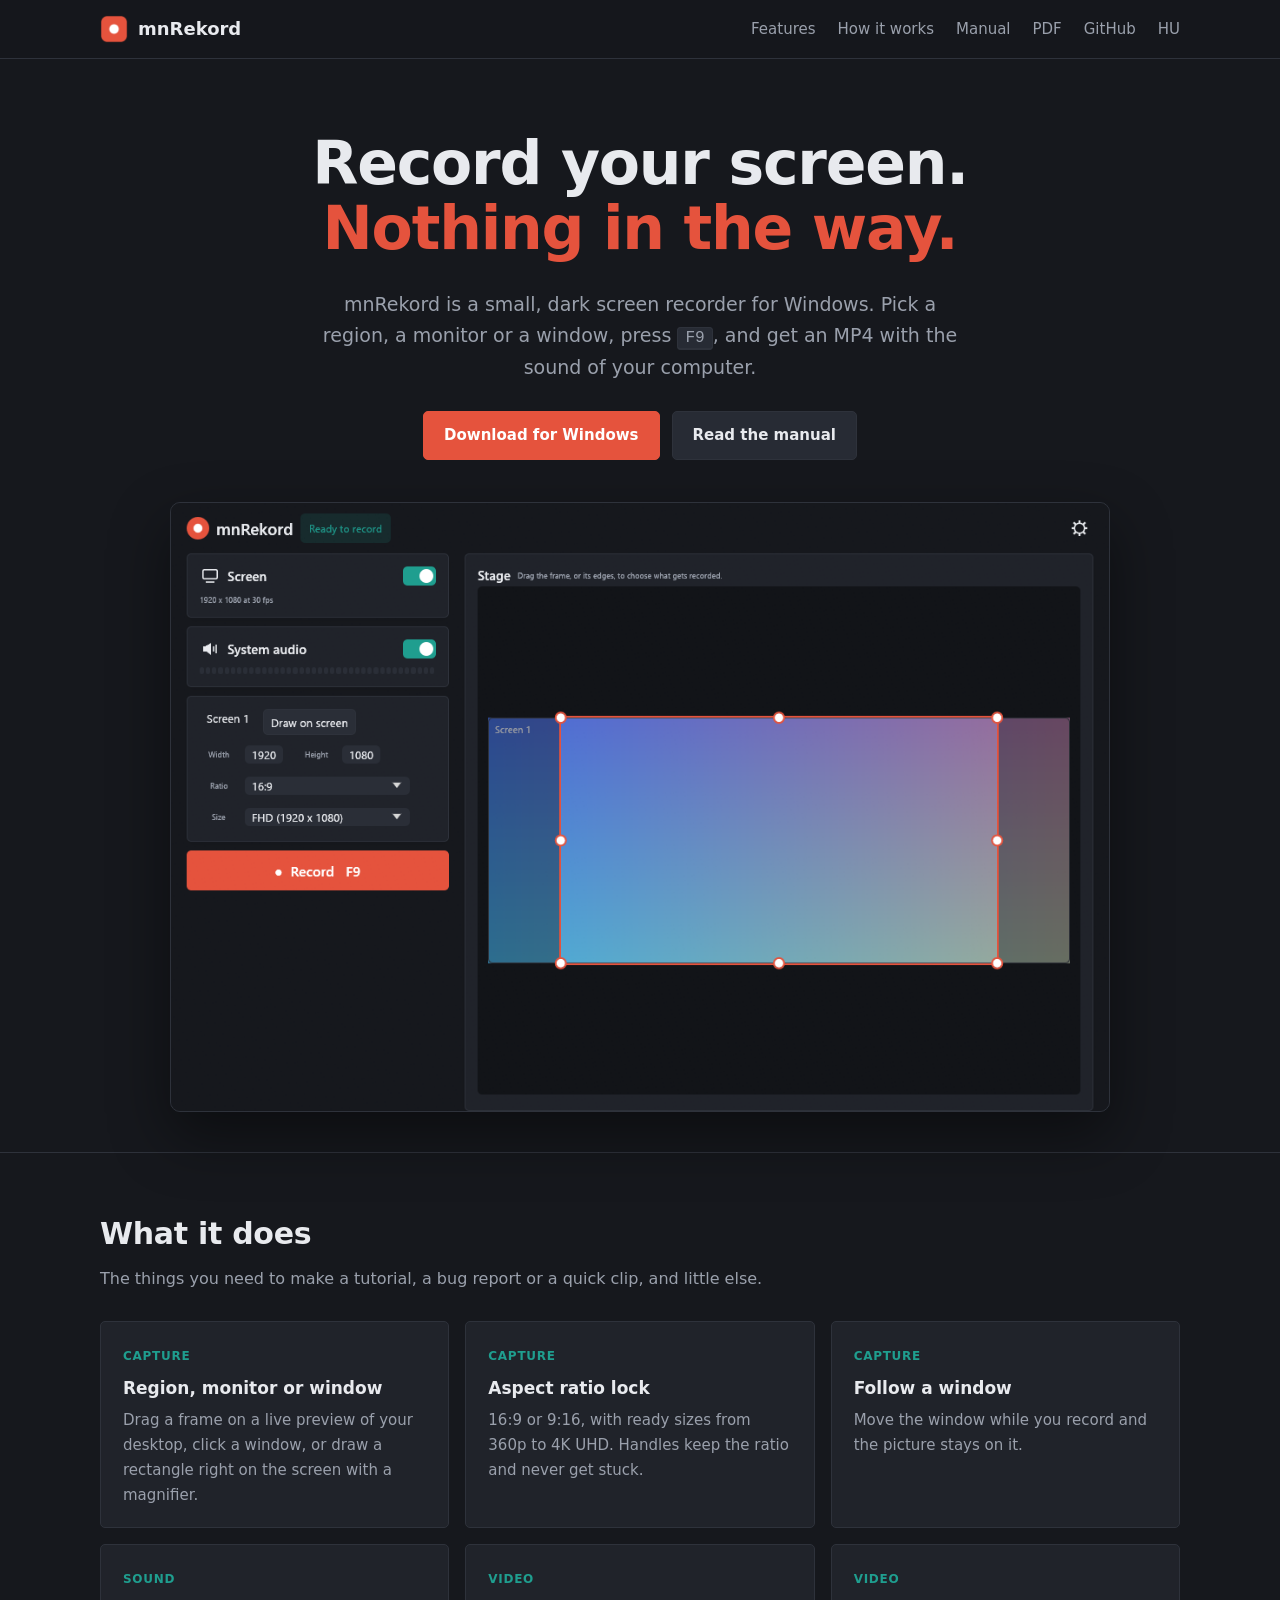
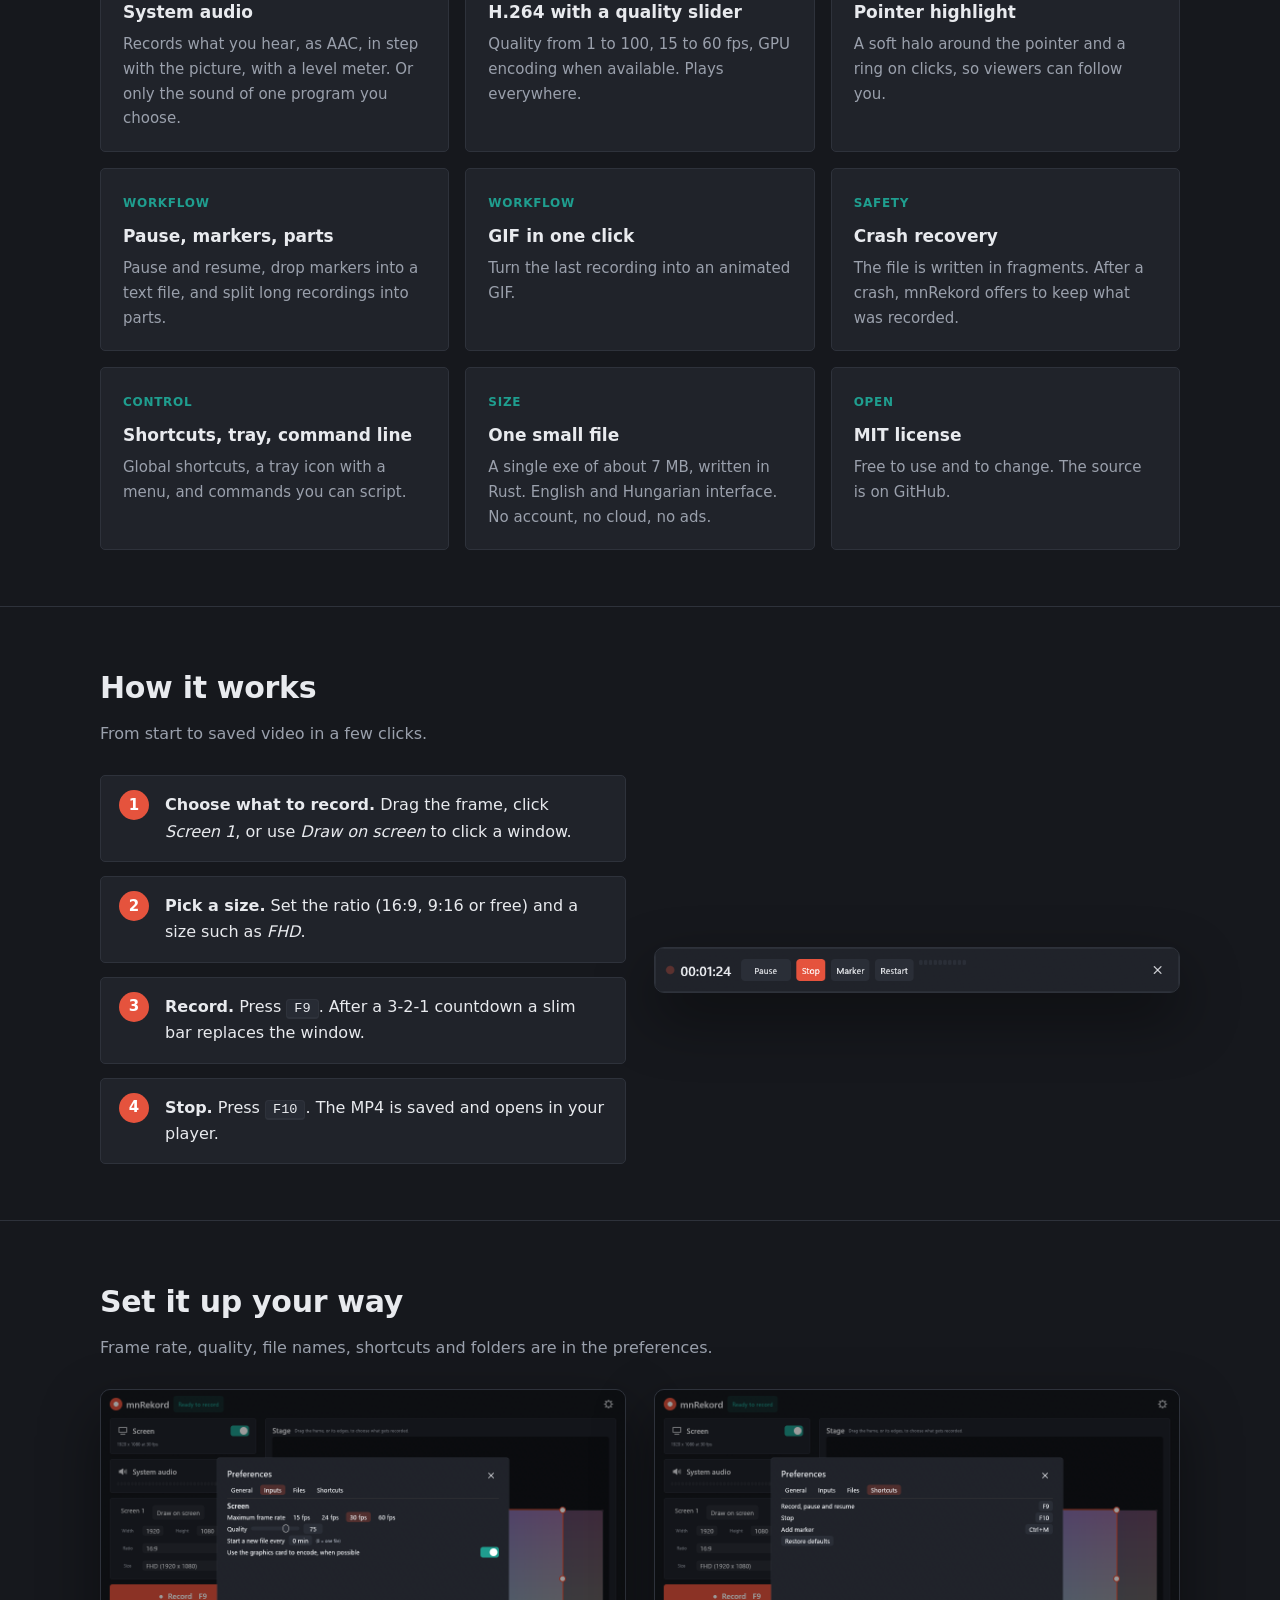
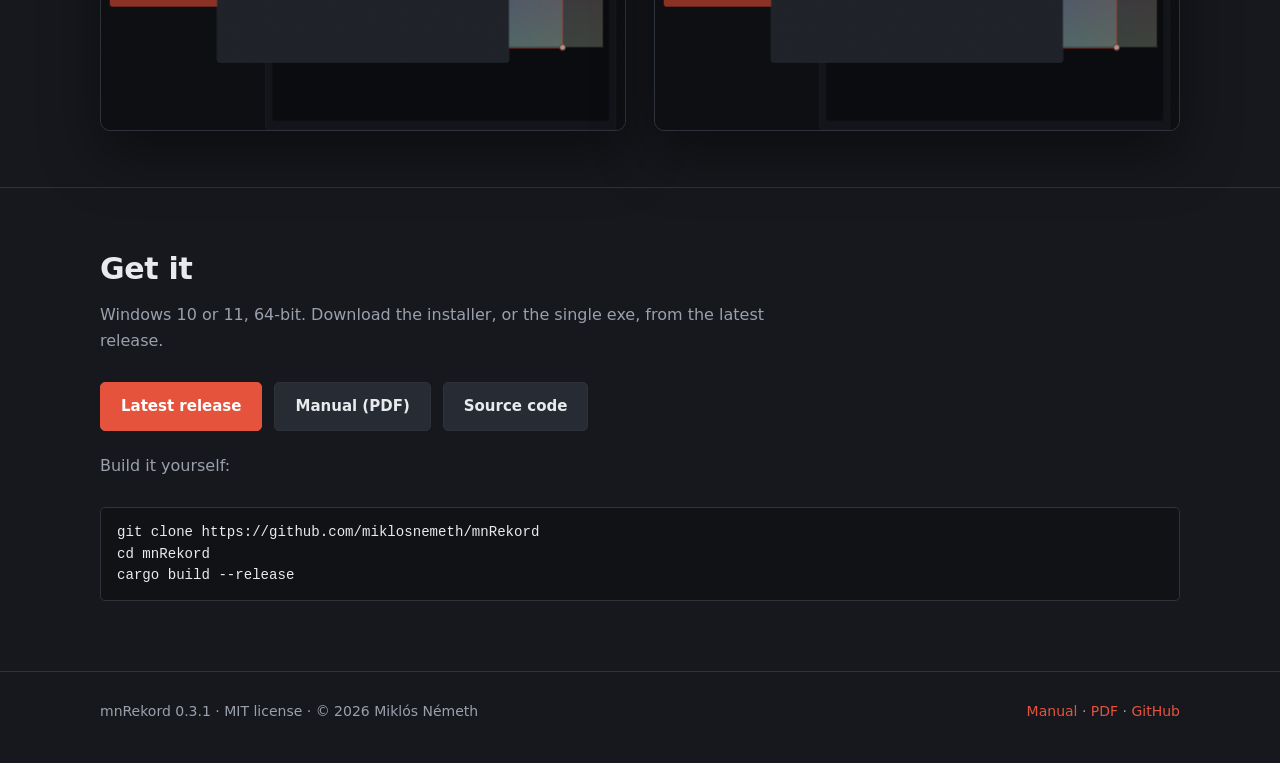
<file: docs/index.html>
<!doctype html>
<html lang="en">
<head>
<meta charset="utf-8">
<meta name="viewport" content="width=device-width, initial-scale=1">
<title>mnRekord – a simple screen recorder for Windows</title>
<meta name="description" content="mnRekord records a region, a monitor or a window with system audio and saves MP4. Aspect ratio lock, window follow, GIF export. Free, MIT license.">
<link rel="icon" href="img/icon.png">
<link rel="stylesheet" href="style.css">
</head>
<body>

<header class="top">
  <div class="wrap">
    <a class="brand" href="index.html"><img src="img/icon.png" alt="">mnRekord</a>
    <nav>
      <a href="#features">Features</a>
      <a href="#how">How it works</a>
      <a href="manual.html">Manual</a>
      <a href="mnRekord-manual.pdf">PDF</a>
      <a href="https://github.com/miklosnemeth/mnRekord">GitHub</a>
      <a href="hu/index.html" title="Magyar">HU</a>
    </nav>
  </div>
</header>

<main>

<section class="hero wrap">
  <h1>Record your screen.<br><span>Nothing in the way.</span></h1>
  <p class="lead">mnRekord is a small, dark screen recorder for Windows. Pick a region, a monitor or a window, press <kbd>F9</kbd>, and get an MP4 with the sound of your computer.</p>
  <div class="cta">
    <a class="btn primary" href="https://github.com/miklosnemeth/mnRekord/releases/latest">Download for Windows</a>
    <a class="btn" href="manual.html">Read the manual</a>
  </div>
  <div class="shot"><img src="img/main.png" alt="The mnRekord window: sources on the left, the stage with the recording frame on the right"></div>
</section>

<section class="block" id="features">
  <div class="wrap">
    <h2>What it does</h2>
    <p class="sub">The things you need to make a tutorial, a bug report or a quick clip, and little else.</p>
    <div class="grid">
      <div class="card"><span class="tag">Capture</span><h3>Region, monitor or window</h3><p>Drag a frame on a live preview of your desktop, click a window, or draw a rectangle right on the screen with a magnifier.</p></div>
      <div class="card"><span class="tag">Capture</span><h3>Aspect ratio lock</h3><p>16:9 or 9:16, with ready sizes from 360p to 4K UHD. Handles keep the ratio and never get stuck.</p></div>
      <div class="card"><span class="tag">Capture</span><h3>Follow a window</h3><p>Move the window while you record and the picture stays on it.</p></div>
      <div class="card"><span class="tag">Sound</span><h3>System audio</h3><p>Records what you hear, as AAC, in step with the picture, with a level meter. Or only the sound of one program you choose.</p></div>
      <div class="card"><span class="tag">Video</span><h3>H.264 with a quality slider</h3><p>Quality from 1 to 100, 15 to 60 fps, GPU encoding when available. Plays everywhere.</p></div>
      <div class="card"><span class="tag">Video</span><h3>Pointer highlight</h3><p>A soft halo around the pointer and a ring on clicks, so viewers can follow you.</p></div>
      <div class="card"><span class="tag">Workflow</span><h3>Pause, markers, parts</h3><p>Pause and resume, drop markers into a text file, and split long recordings into parts.</p></div>
      <div class="card"><span class="tag">Workflow</span><h3>GIF in one click</h3><p>Turn the last recording into an animated GIF.</p></div>
      <div class="card"><span class="tag">Safety</span><h3>Crash recovery</h3><p>The file is written in fragments. After a crash, mnRekord offers to keep what was recorded.</p></div>
      <div class="card"><span class="tag">Control</span><h3>Shortcuts, tray, command line</h3><p>Global shortcuts, a tray icon with a menu, and commands you can script.</p></div>
      <div class="card"><span class="tag">Size</span><h3>One small file</h3><p>A single exe of about 7 MB, written in Rust. English and Hungarian interface. No account, no cloud, no ads.</p></div>
      <div class="card"><span class="tag">Open</span><h3>MIT license</h3><p>Free to use and to change. The source is on GitHub.</p></div>
    </div>
  </div>
</section>

<section class="block" id="how">
  <div class="wrap">
    <h2>How it works</h2>
    <p class="sub">From start to saved video in a few clicks.</p>
    <div class="two">
      <ol class="steps">
        <li><b>Choose what to record.</b> Drag the frame, click <i>Screen 1</i>, or use <i>Draw on screen</i> to click a window.</li>
        <li><b>Pick a size.</b> Set the ratio (16:9, 9:16 or free) and a size such as <i>FHD</i>.</li>
        <li><b>Record.</b> Press <kbd>F9</kbd>. After a 3-2-1 countdown a slim bar replaces the window.</li>
        <li><b>Stop.</b> Press <kbd>F10</kbd>. The MP4 is saved and opens in your player.</li>
      </ol>
      <div class="shot"><img src="img/bar.png" alt="The recording bar with the timer, Pause, Stop, Marker and Restart"></div>
    </div>
  </div>
</section>

<section class="block">
  <div class="wrap">
    <h2>Set it up your way</h2>
    <p class="sub">Frame rate, quality, file names, shortcuts and folders are in the preferences.</p>
    <div class="two">
      <div class="shot"><img src="img/prefs1.png" alt="Preferences: frame rate, quality, split files, GPU encoding"></div>
      <div class="shot"><img src="img/prefs3.png" alt="Preferences: shortcuts"></div>
    </div>
  </div>
</section>

<section class="block" id="download">
  <div class="wrap">
    <h2>Get it</h2>
    <p class="sub">Windows 10 or 11, 64-bit. Download the installer, or the single exe, from the latest release.</p>
    <div class="cta" style="display:flex;gap:12px;flex-wrap:wrap">
      <a class="btn primary" href="https://github.com/miklosnemeth/mnRekord/releases/latest">Latest release</a>
      <a class="btn" href="mnRekord-manual.pdf">Manual (PDF)</a>
      <a class="btn" href="https://github.com/miklosnemeth/mnRekord">Source code</a>
    </div>
    <p class="sub" style="margin-top:22px">Build it yourself:</p>
    <pre><code>git clone https://github.com/miklosnemeth/mnRekord
cd mnRekord
cargo build --release</code></pre>
  </div>
</section>

</main>

<footer>
  <div class="wrap">
    <span>mnRekord 0.3.1 · MIT license · © 2026 Miklós Németh</span>
    <span><a href="manual.html">Manual</a> · <a href="mnRekord-manual.pdf">PDF</a> · <a href="https://github.com/miklosnemeth/mnRekord">GitHub</a></span>
  </div>
</footer>

</body>
</html>
</file>
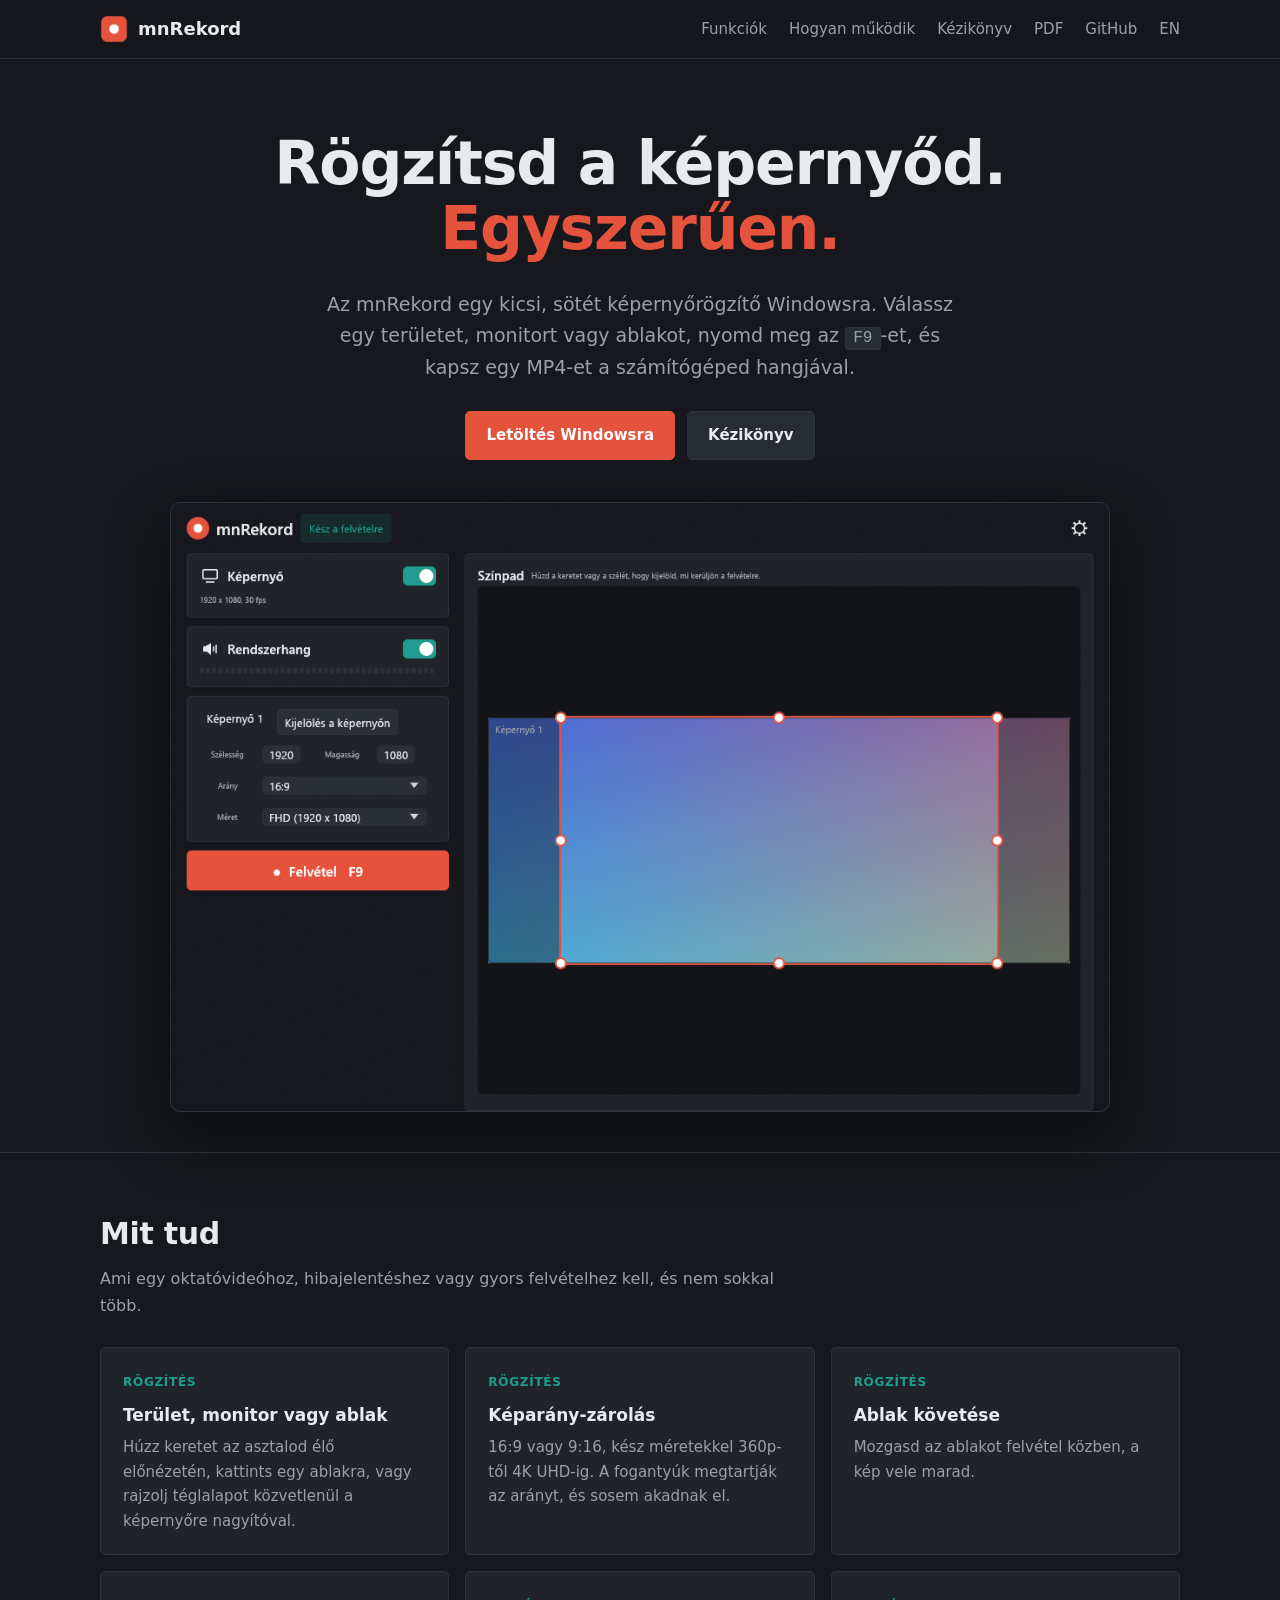
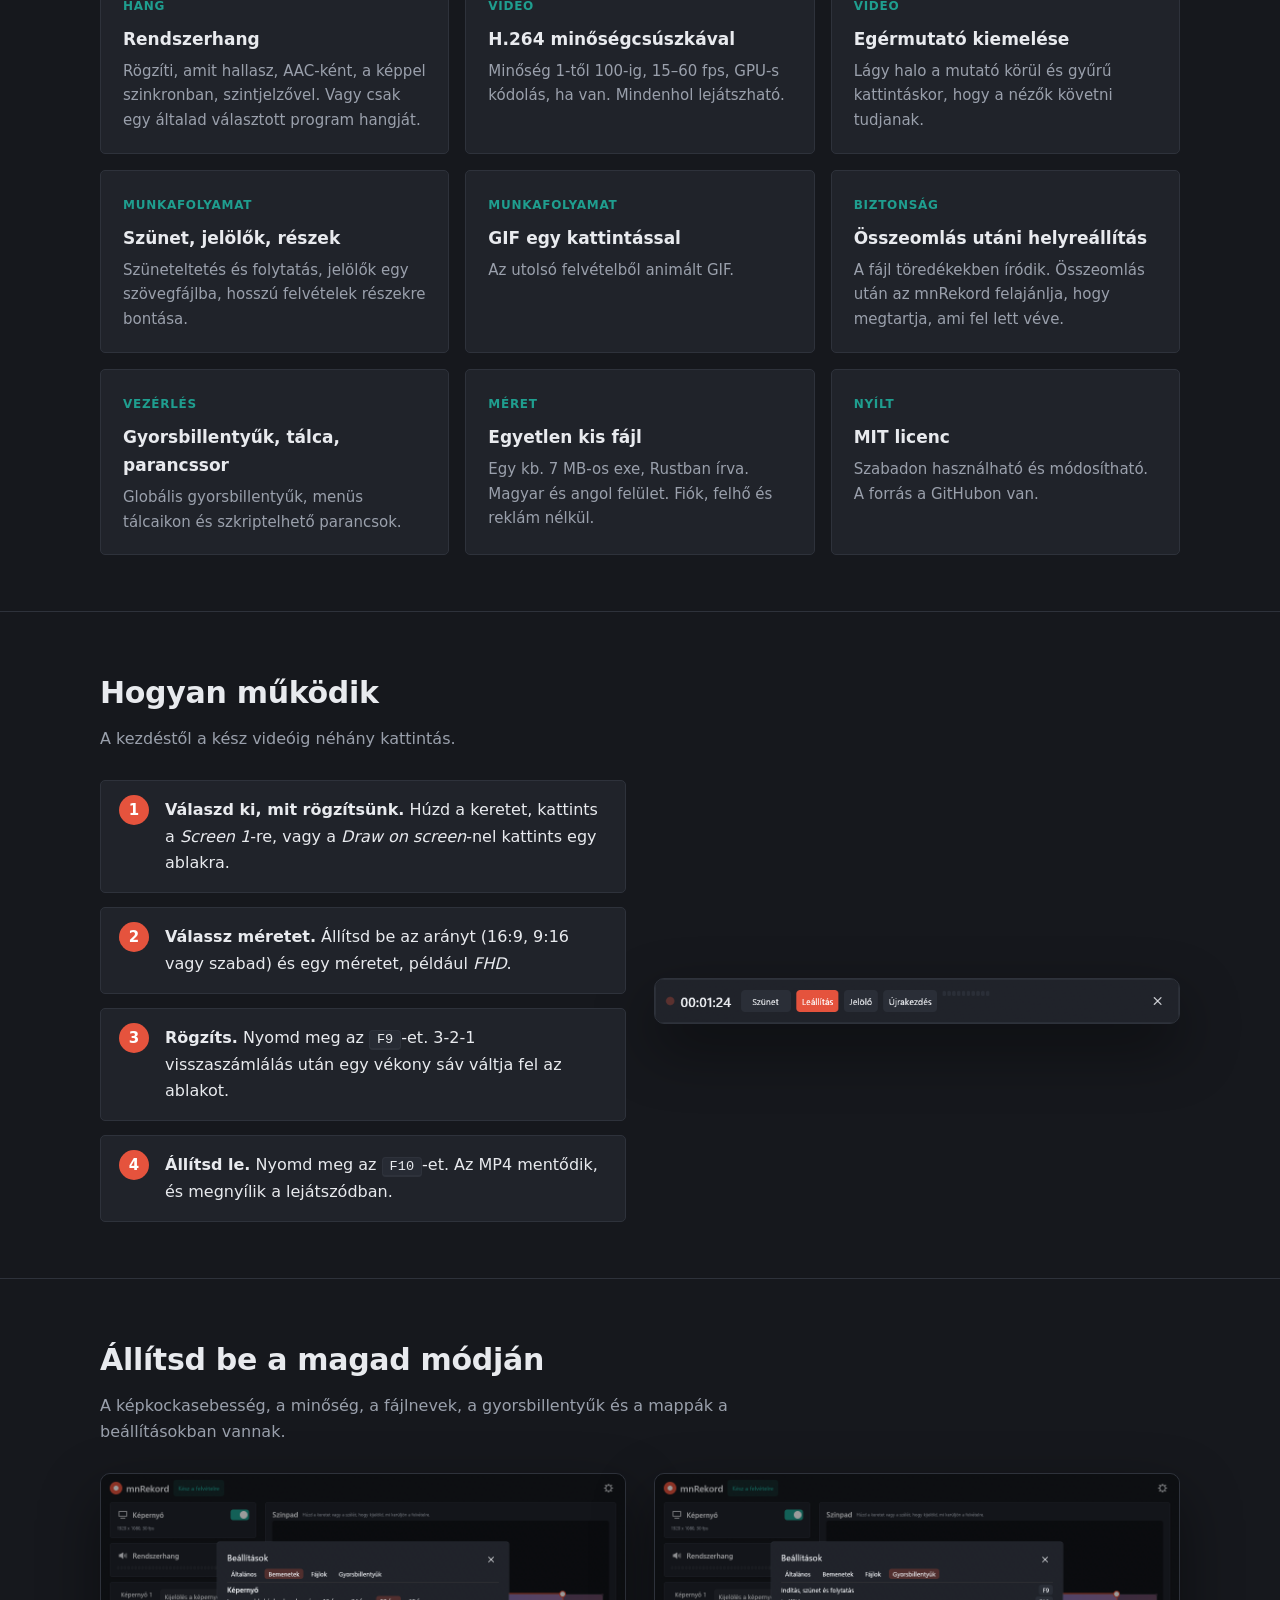
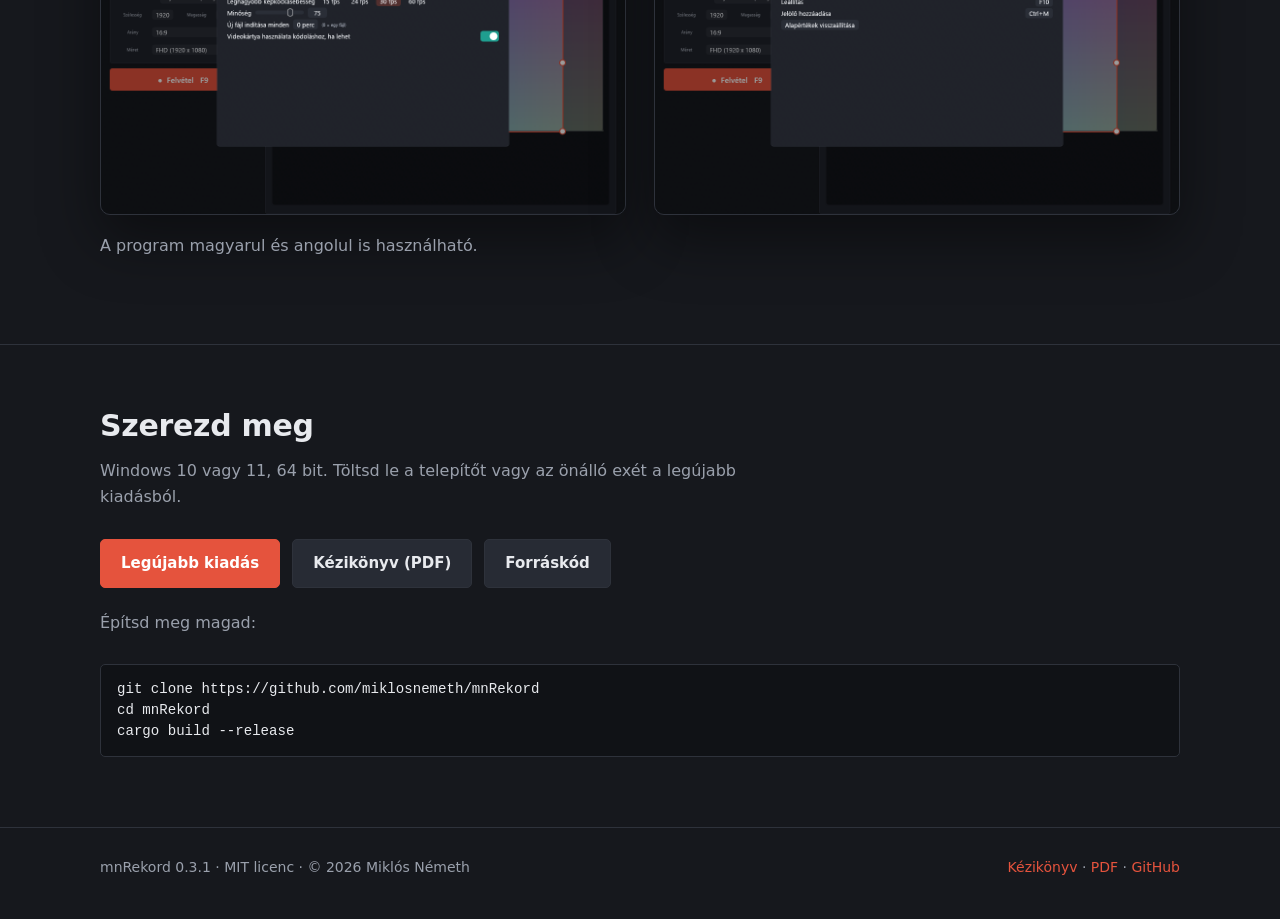
<file: docs/hu/index.html>
<!doctype html>
<html lang="hu">
<head>
<meta charset="utf-8">
<meta name="viewport" content="width=device-width, initial-scale=1">
<title>mnRekord – egyszerű képernyőrögzítő Windowsra</title>
<meta name="description" content="Az mnRekord egy területet, monitort vagy ablakot rögzít rendszerhanggal, és MP4-et ment. Képarány-zárolás, ablakkövetés, GIF-export. Ingyenes, MIT licenc.">
<link rel="icon" href="../img/icon.png">
<link rel="stylesheet" href="../style.css">
</head>
<body>

<header class="top">
  <div class="wrap">
    <a class="brand" href="index.html"><img src="../img/icon.png" alt="">mnRekord</a>
    <nav>
      <a href="#features">Funkciók</a>
      <a href="#how">Hogyan működik</a>
      <a href="manual.html">Kézikönyv</a>
      <a href="../mnRekord-kezikonyv.pdf">PDF</a>
      <a href="https://github.com/miklosnemeth/mnRekord">GitHub</a>
      <a href="../index.html" title="English">EN</a>
    </nav>
  </div>
</header>

<main>

<section class="hero wrap">
  <h1>Rögzítsd a képernyőd.<br><span>Egyszerűen.</span></h1>
  <p class="lead">Az mnRekord egy kicsi, sötét képernyőrögzítő Windowsra. Válassz egy területet, monitort vagy ablakot, nyomd meg az <kbd>F9</kbd>-et, és kapsz egy MP4-et a számítógéped hangjával.</p>
  <div class="cta">
    <a class="btn primary" href="https://github.com/miklosnemeth/mnRekord/releases/latest">Letöltés Windowsra</a>
    <a class="btn" href="manual.html">Kézikönyv</a>
  </div>
  <div class="shot"><img src="../img/hu/main.png" alt="Az mnRekord ablaka: forrásokkal balra, a színpaddal és a felvételi kerettel jobbra"></div>
</section>

<section class="block" id="features">
  <div class="wrap">
    <h2>Mit tud</h2>
    <p class="sub">Ami egy oktatóvideóhoz, hibajelentéshez vagy gyors felvételhez kell, és nem sokkal több.</p>
    <div class="grid">
      <div class="card"><span class="tag">Rögzítés</span><h3>Terület, monitor vagy ablak</h3><p>Húzz keretet az asztalod élő előnézetén, kattints egy ablakra, vagy rajzolj téglalapot közvetlenül a képernyőre nagyítóval.</p></div>
      <div class="card"><span class="tag">Rögzítés</span><h3>Képarány-zárolás</h3><p>16:9 vagy 9:16, kész méretekkel 360p-től 4K UHD-ig. A fogantyúk megtartják az arányt, és sosem akadnak el.</p></div>
      <div class="card"><span class="tag">Rögzítés</span><h3>Ablak követése</h3><p>Mozgasd az ablakot felvétel közben, a kép vele marad.</p></div>
      <div class="card"><span class="tag">Hang</span><h3>Rendszerhang</h3><p>Rögzíti, amit hallasz, AAC-ként, a képpel szinkronban, szintjelzővel. Vagy csak egy általad választott program hangját.</p></div>
      <div class="card"><span class="tag">Videó</span><h3>H.264 minőségcsúszkával</h3><p>Minőség 1-től 100-ig, 15–60 fps, GPU-s kódolás, ha van. Mindenhol lejátszható.</p></div>
      <div class="card"><span class="tag">Videó</span><h3>Egérmutató kiemelése</h3><p>Lágy halo a mutató körül és gyűrű kattintáskor, hogy a nézők követni tudjanak.</p></div>
      <div class="card"><span class="tag">Munkafolyamat</span><h3>Szünet, jelölők, részek</h3><p>Szüneteltetés és folytatás, jelölők egy szövegfájlba, hosszú felvételek részekre bontása.</p></div>
      <div class="card"><span class="tag">Munkafolyamat</span><h3>GIF egy kattintással</h3><p>Az utolsó felvételből animált GIF.</p></div>
      <div class="card"><span class="tag">Biztonság</span><h3>Összeomlás utáni helyreállítás</h3><p>A fájl töredékekben íródik. Összeomlás után az mnRekord felajánlja, hogy megtartja, ami fel lett véve.</p></div>
      <div class="card"><span class="tag">Vezérlés</span><h3>Gyorsbillentyűk, tálca, parancssor</h3><p>Globális gyorsbillentyűk, menüs tálcaikon és szkriptelhető parancsok.</p></div>
      <div class="card"><span class="tag">Méret</span><h3>Egyetlen kis fájl</h3><p>Egy kb. 7 MB-os exe, Rustban írva. Magyar és angol felület. Fiók, felhő és reklám nélkül.</p></div>
      <div class="card"><span class="tag">Nyílt</span><h3>MIT licenc</h3><p>Szabadon használható és módosítható. A forrás a GitHubon van.</p></div>
    </div>
  </div>
</section>

<section class="block" id="how">
  <div class="wrap">
    <h2>Hogyan működik</h2>
    <p class="sub">A kezdéstől a kész videóig néhány kattintás.</p>
    <div class="two">
      <ol class="steps">
        <li><b>Válaszd ki, mit rögzítsünk.</b> Húzd a keretet, kattints a <i>Screen 1</i>-re, vagy a <i>Draw on screen</i>-nel kattints egy ablakra.</li>
        <li><b>Válassz méretet.</b> Állítsd be az arányt (16:9, 9:16 vagy szabad) és egy méretet, például <i>FHD</i>.</li>
        <li><b>Rögzíts.</b> Nyomd meg az <kbd>F9</kbd>-et. 3-2-1 visszaszámlálás után egy vékony sáv váltja fel az ablakot.</li>
        <li><b>Állítsd le.</b> Nyomd meg az <kbd>F10</kbd>-et. Az MP4 mentődik, és megnyílik a lejátszódban.</li>
      </ol>
      <div class="shot"><img src="../img/hu/bar.png" alt="A felvételi sáv időmérővel, Pause, Stop, Marker és Restart gombbal"></div>
    </div>
  </div>
</section>

<section class="block">
  <div class="wrap">
    <h2>Állítsd be a magad módján</h2>
    <p class="sub">A képkockasebesség, a minőség, a fájlnevek, a gyorsbillentyűk és a mappák a beállításokban vannak.</p>
    <div class="two">
      <div class="shot"><img src="../img/hu/prefs1.png" alt="Beállítások: képkockasebesség, minőség, részekre bontás, GPU-s kódolás"></div>
      <div class="shot"><img src="../img/hu/prefs3.png" alt="Beállítások: gyorsbillentyűk"></div>
    </div>
    <p class="sub" style="margin-top:18px">A program magyarul és angolul is használható.</p>
  </div>
</section>

<section class="block" id="download">
  <div class="wrap">
    <h2>Szerezd meg</h2>
    <p class="sub">Windows 10 vagy 11, 64 bit. Töltsd le a telepítőt vagy az önálló exét a legújabb kiadásból.</p>
    <div class="cta" style="display:flex;gap:12px;flex-wrap:wrap">
      <a class="btn primary" href="https://github.com/miklosnemeth/mnRekord/releases/latest">Legújabb kiadás</a>
      <a class="btn" href="../mnRekord-kezikonyv.pdf">Kézikönyv (PDF)</a>
      <a class="btn" href="https://github.com/miklosnemeth/mnRekord">Forráskód</a>
    </div>
    <p class="sub" style="margin-top:22px">Építsd meg magad:</p>
    <pre><code>git clone https://github.com/miklosnemeth/mnRekord
cd mnRekord
cargo build --release</code></pre>
  </div>
</section>

</main>

<footer>
  <div class="wrap">
    <span>mnRekord 0.3.1 · MIT licenc · © 2026 Miklós Németh</span>
    <span><a href="manual.html">Kézikönyv</a> · <a href="../mnRekord-kezikonyv.pdf">PDF</a> · <a href="https://github.com/miklosnemeth/mnRekord">GitHub</a></span>
  </div>
</footer>

</body>
</html>
</file>
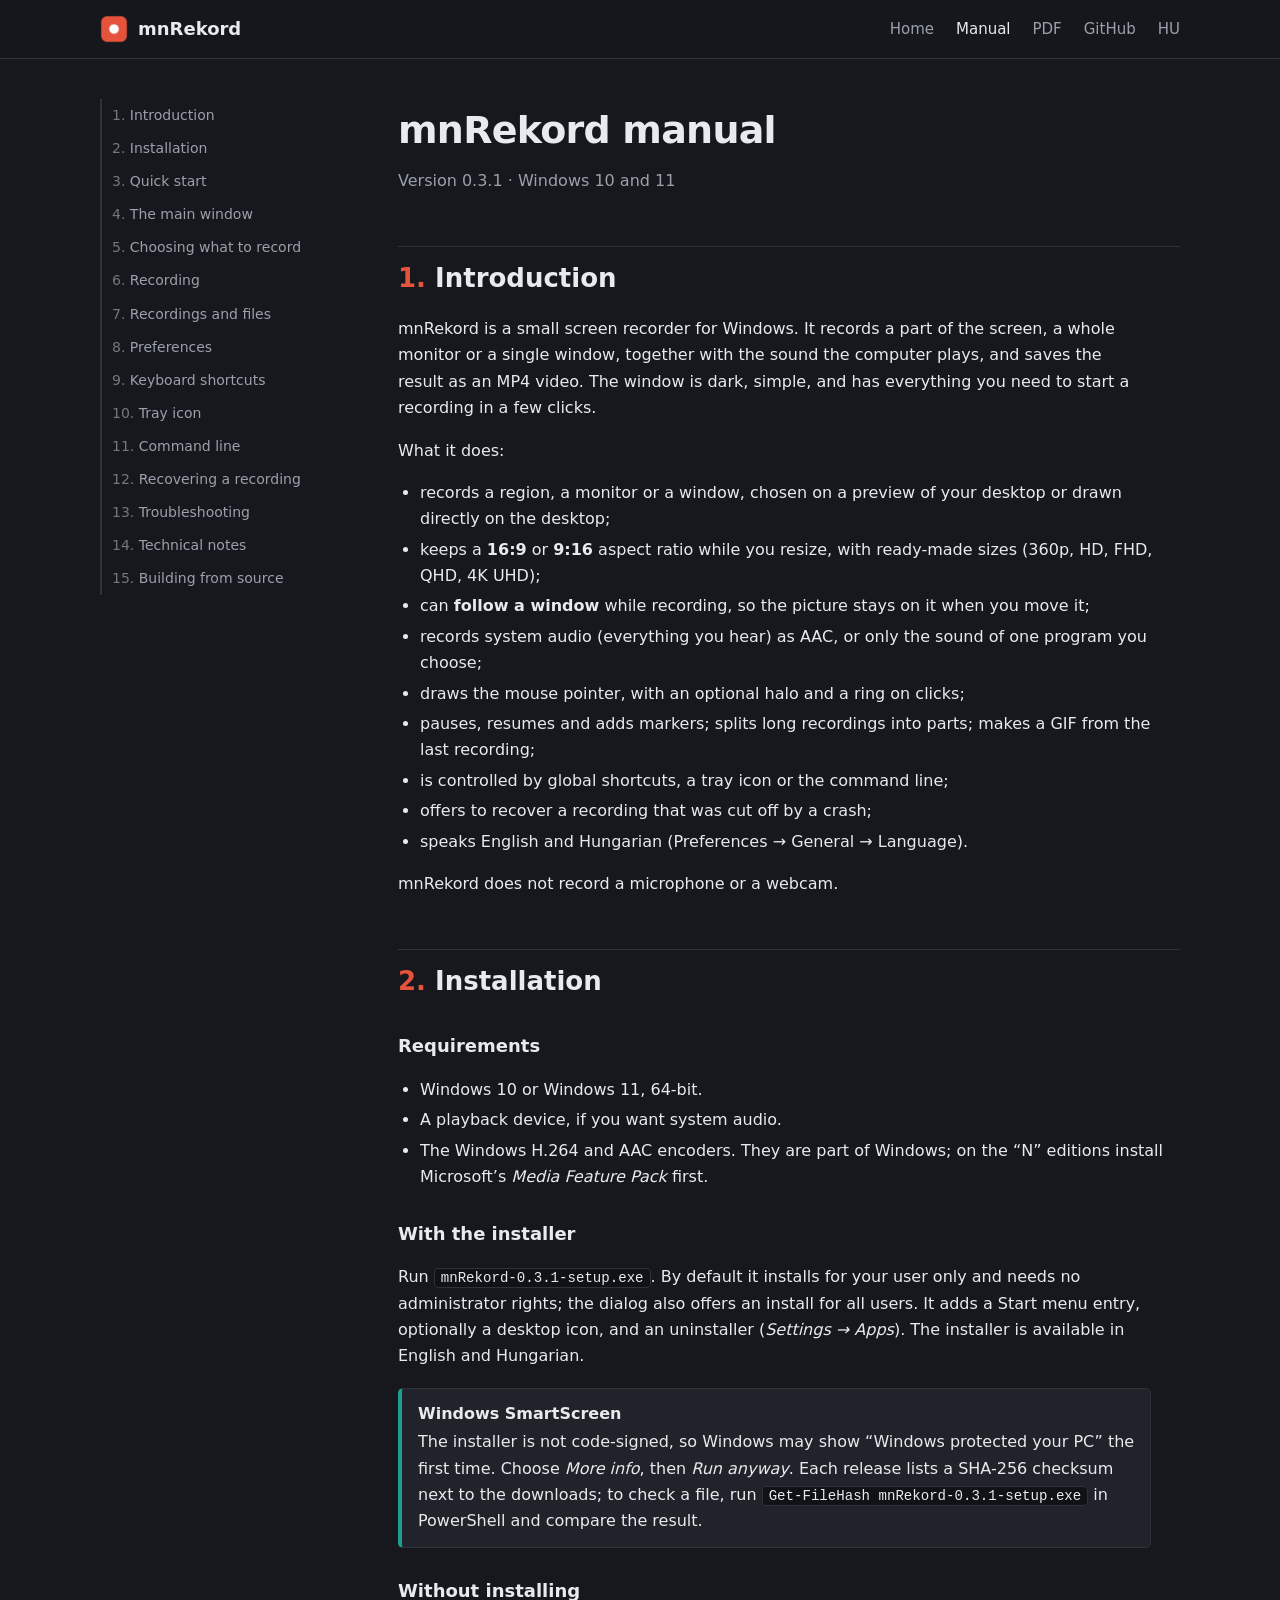
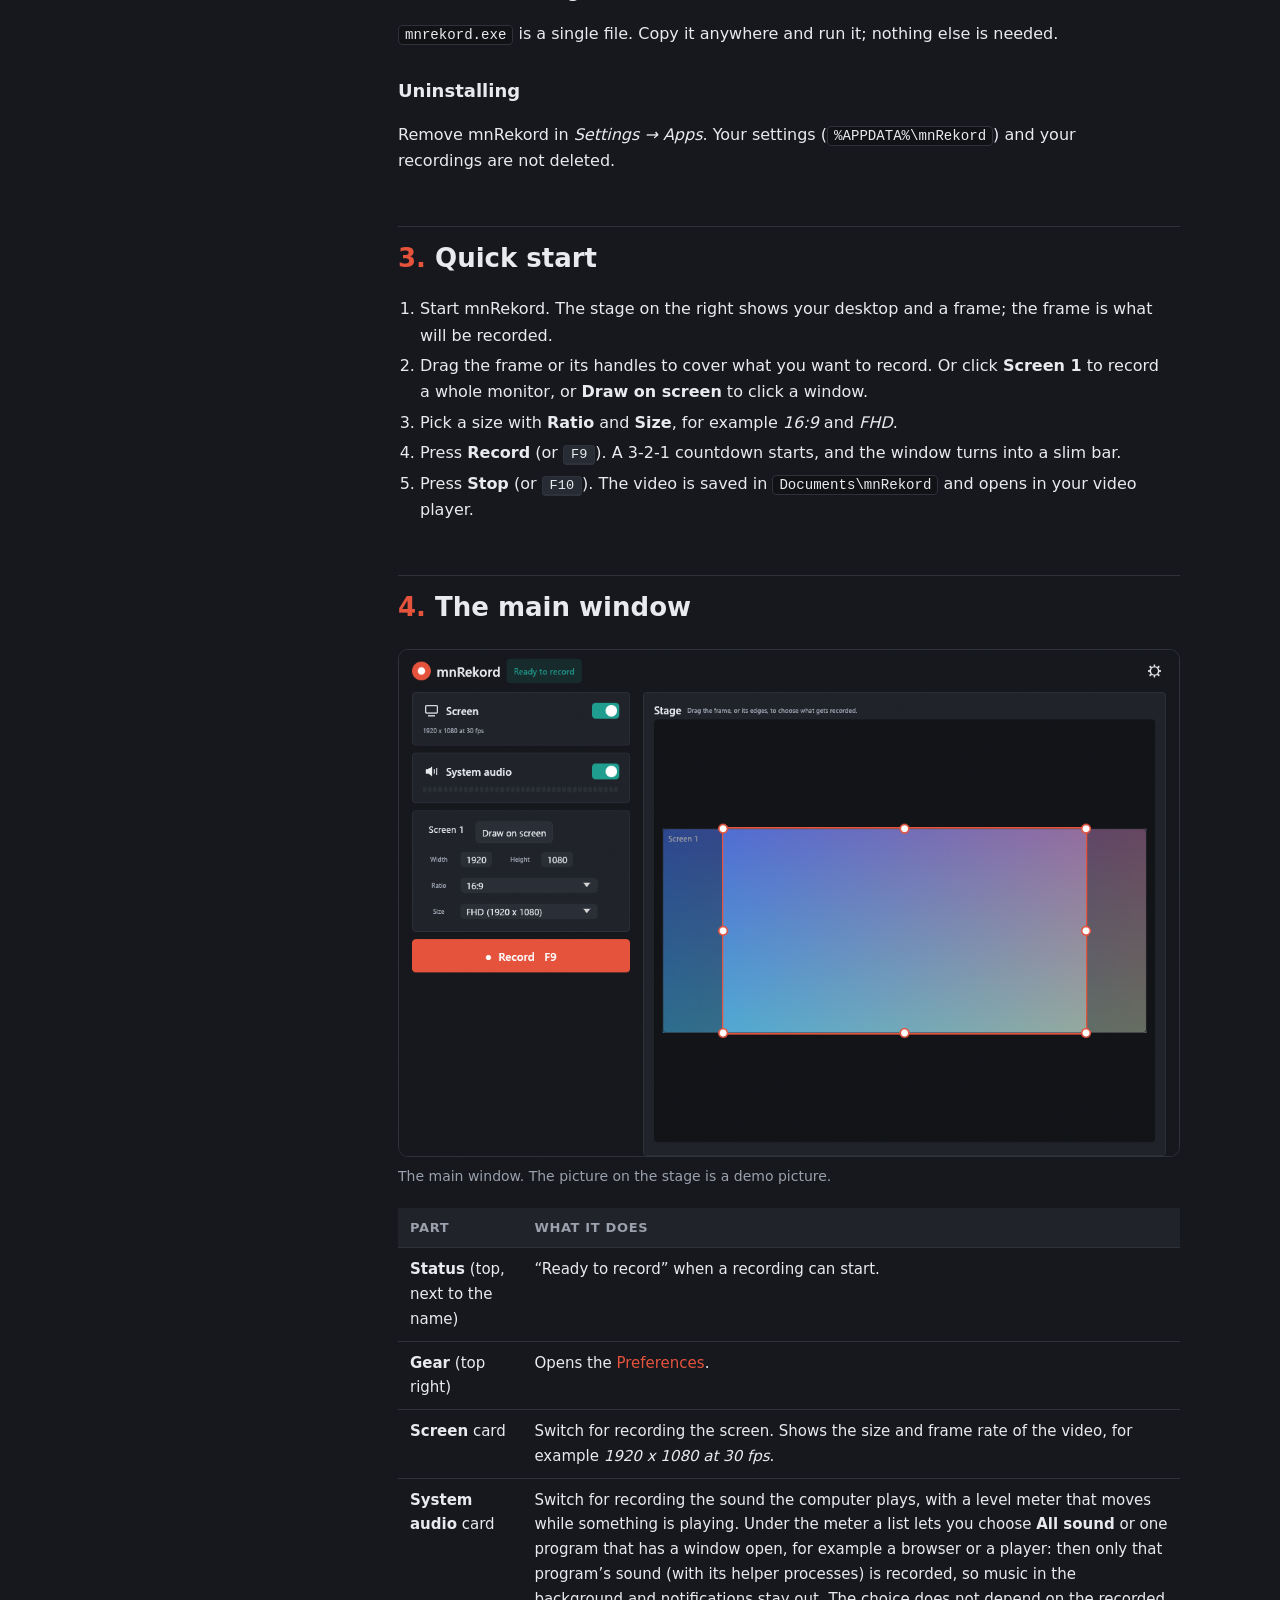
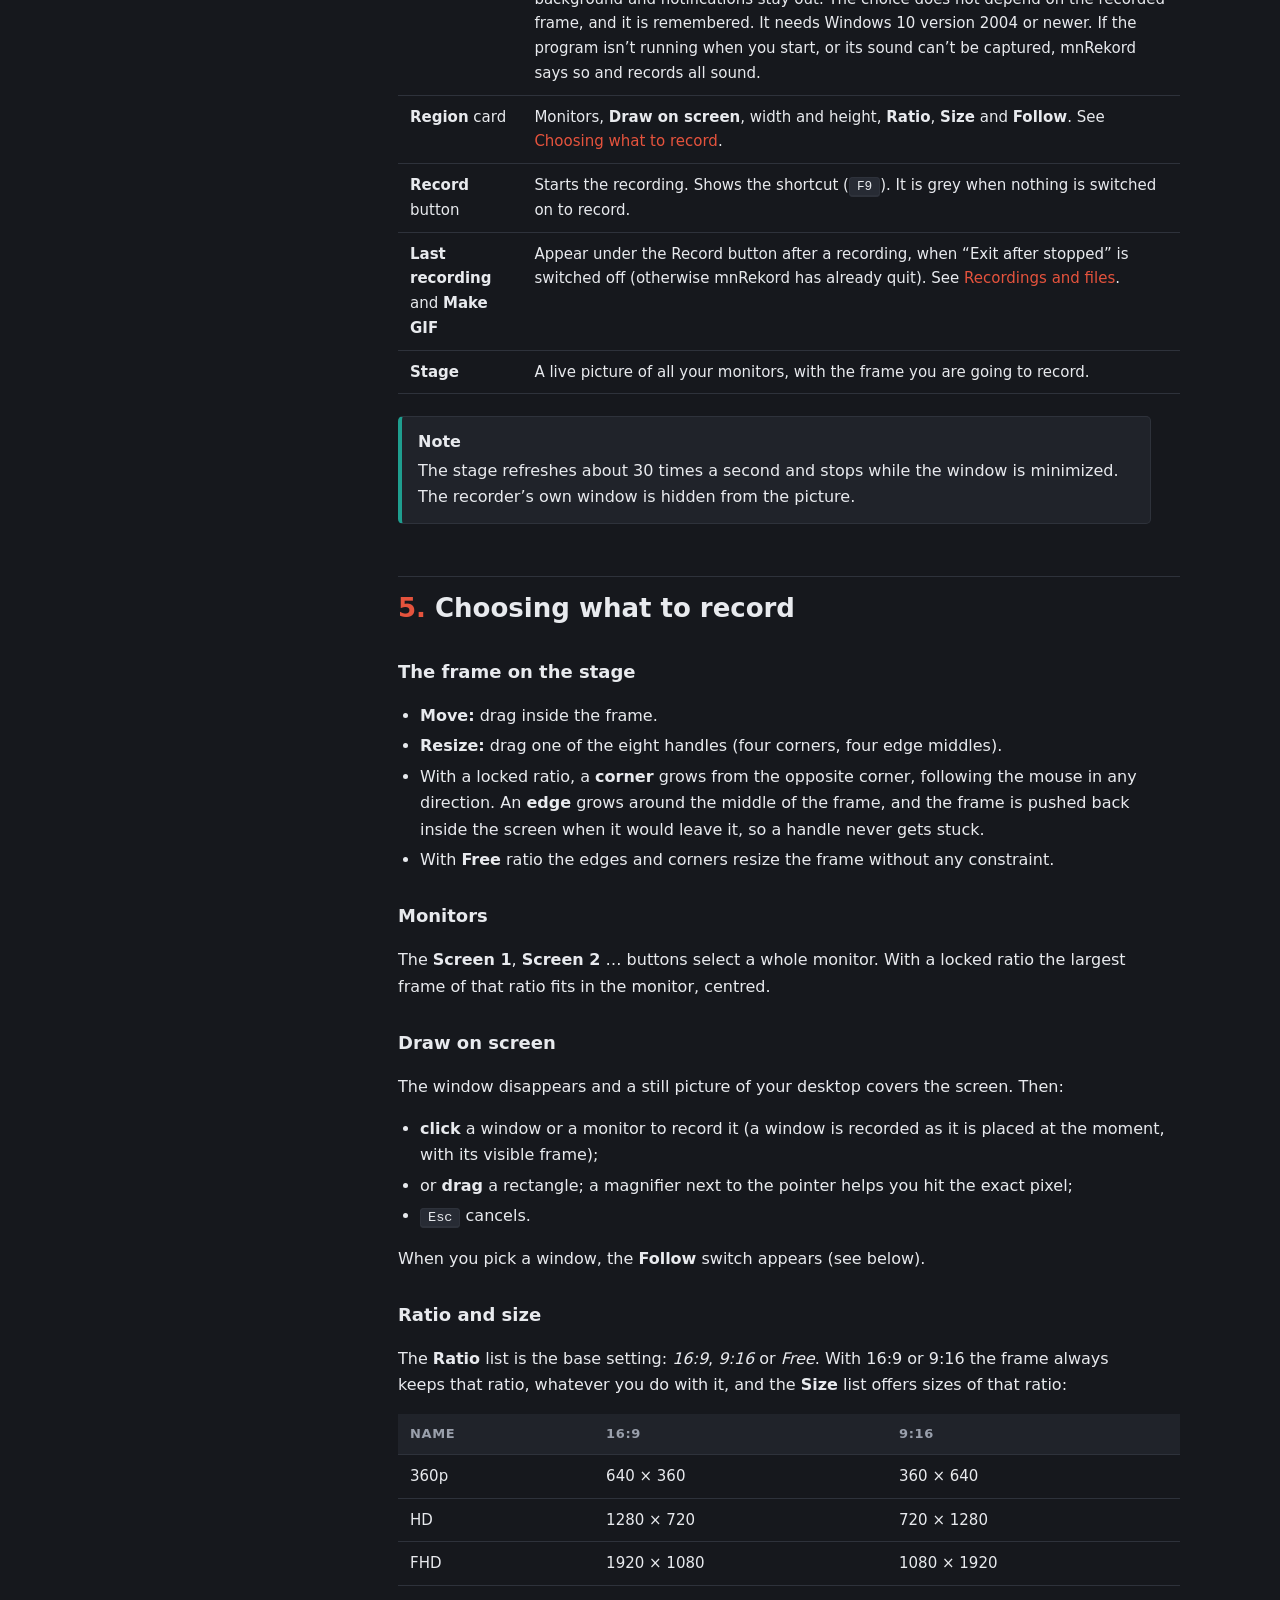
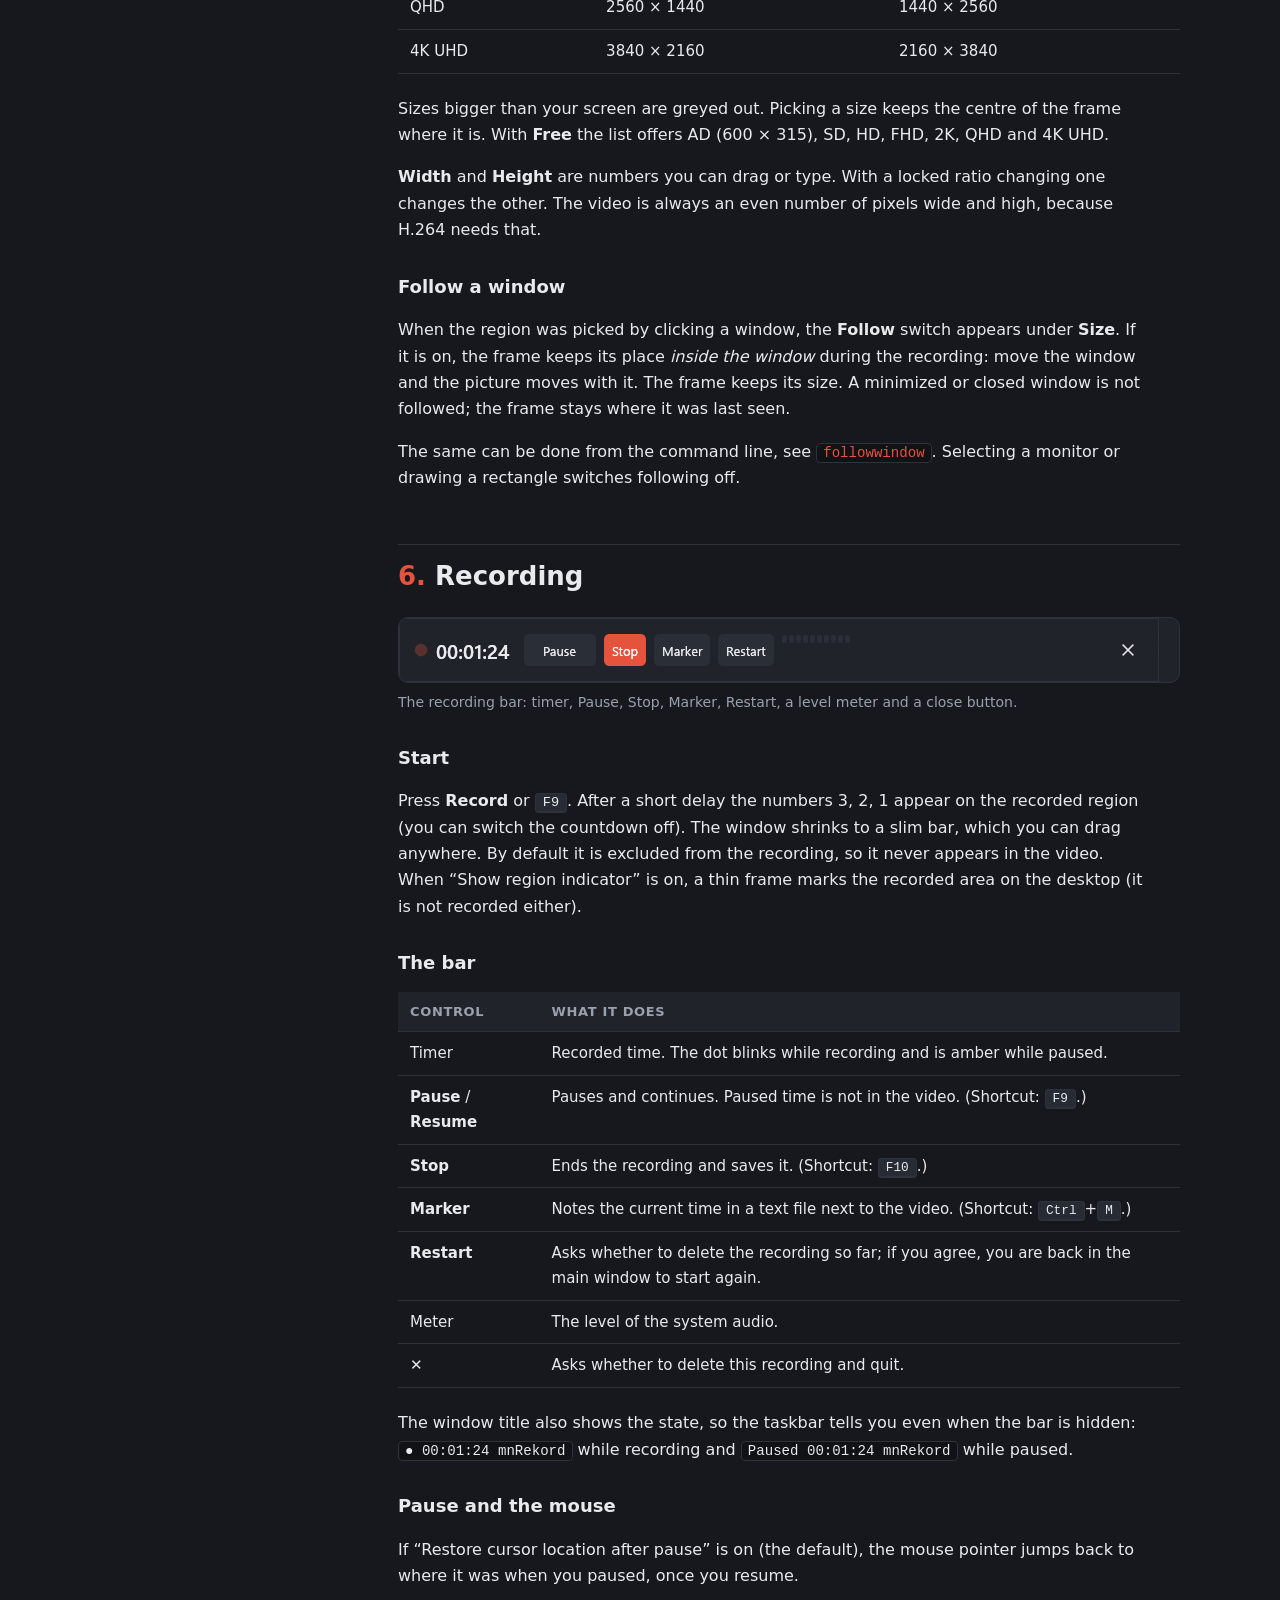
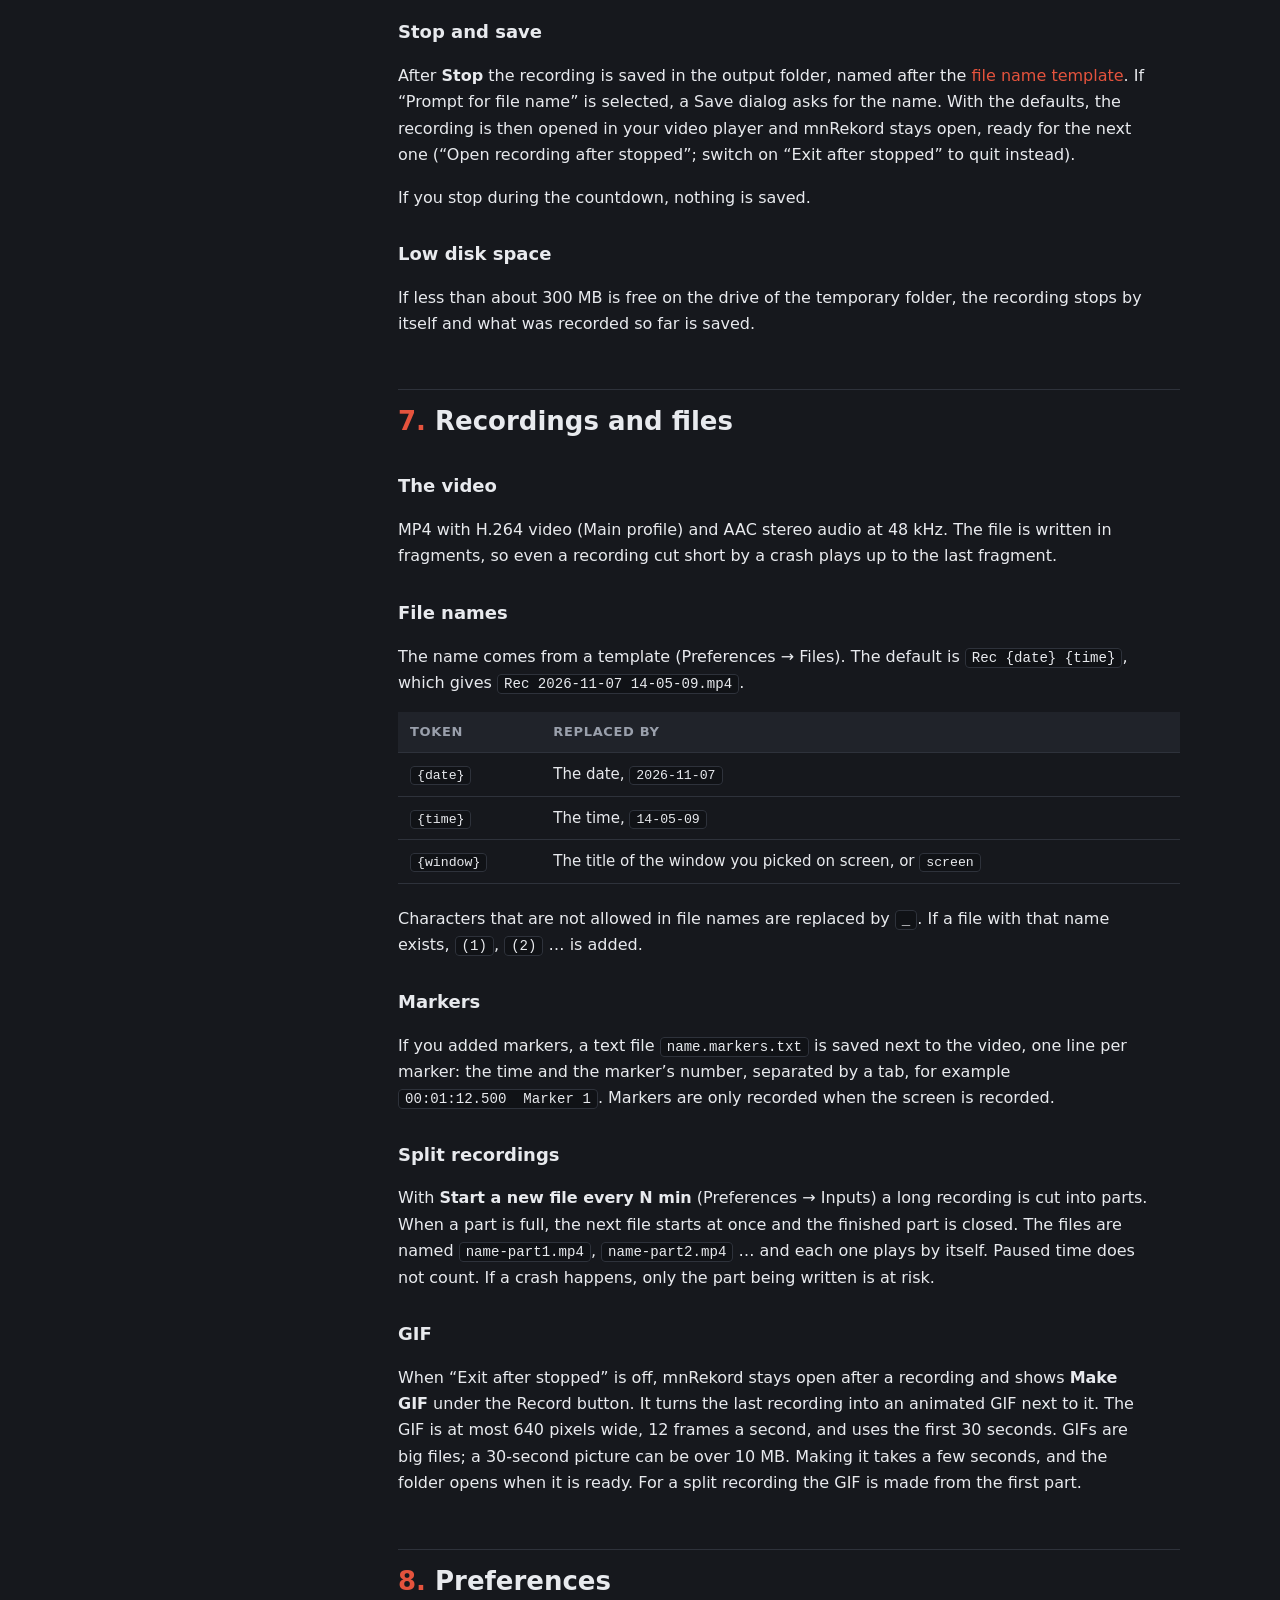
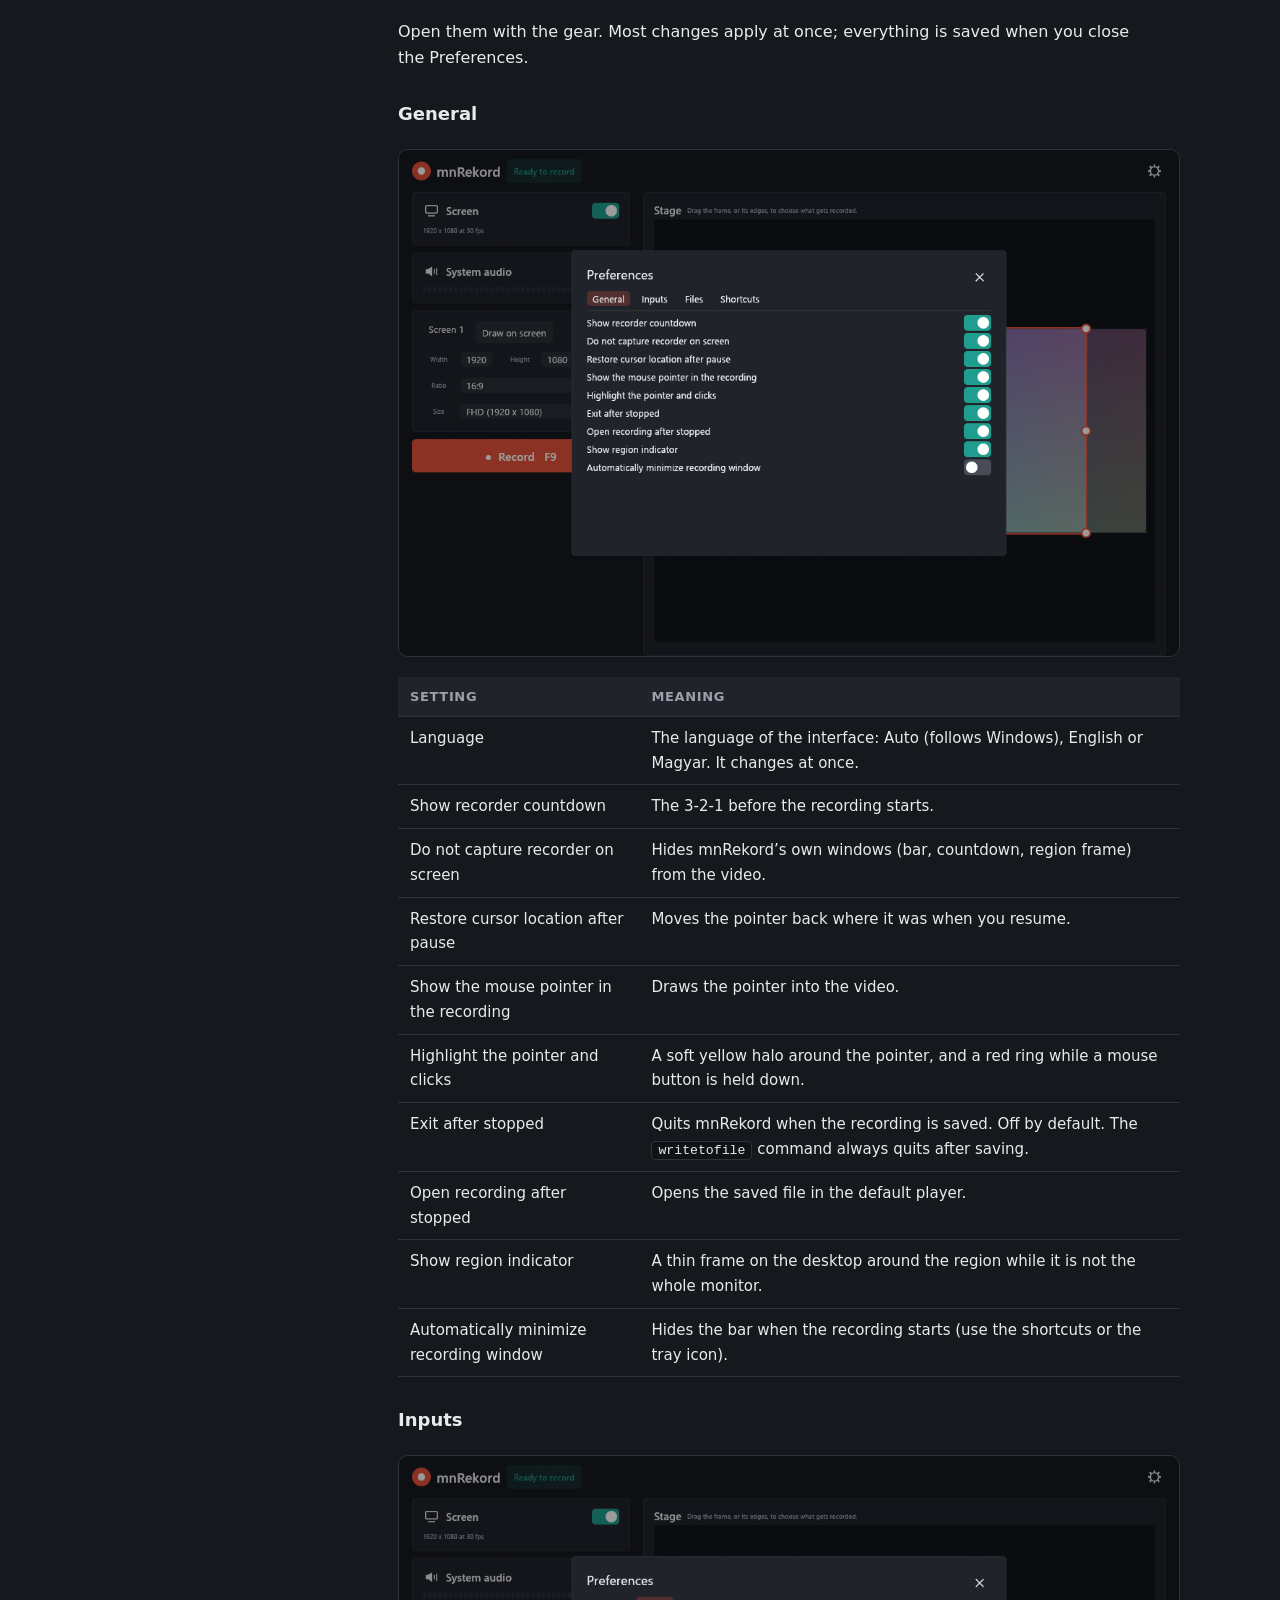
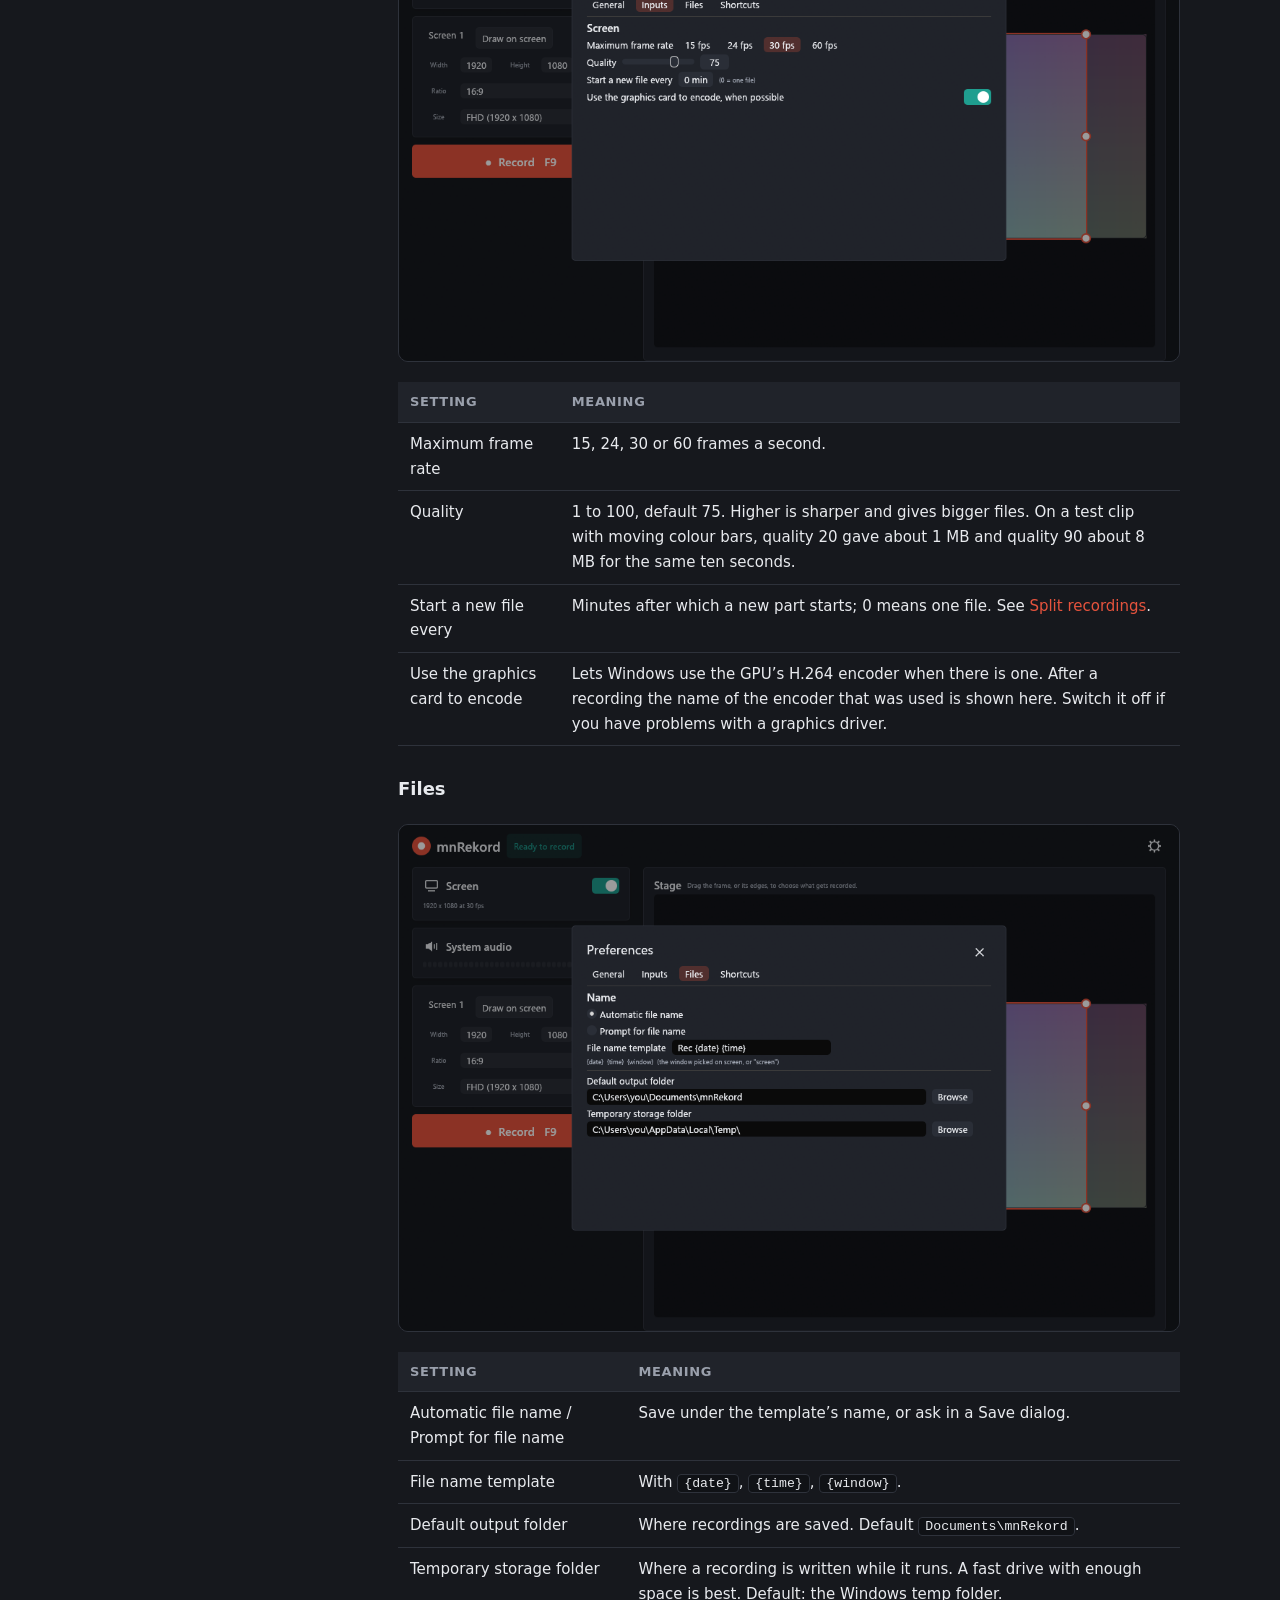
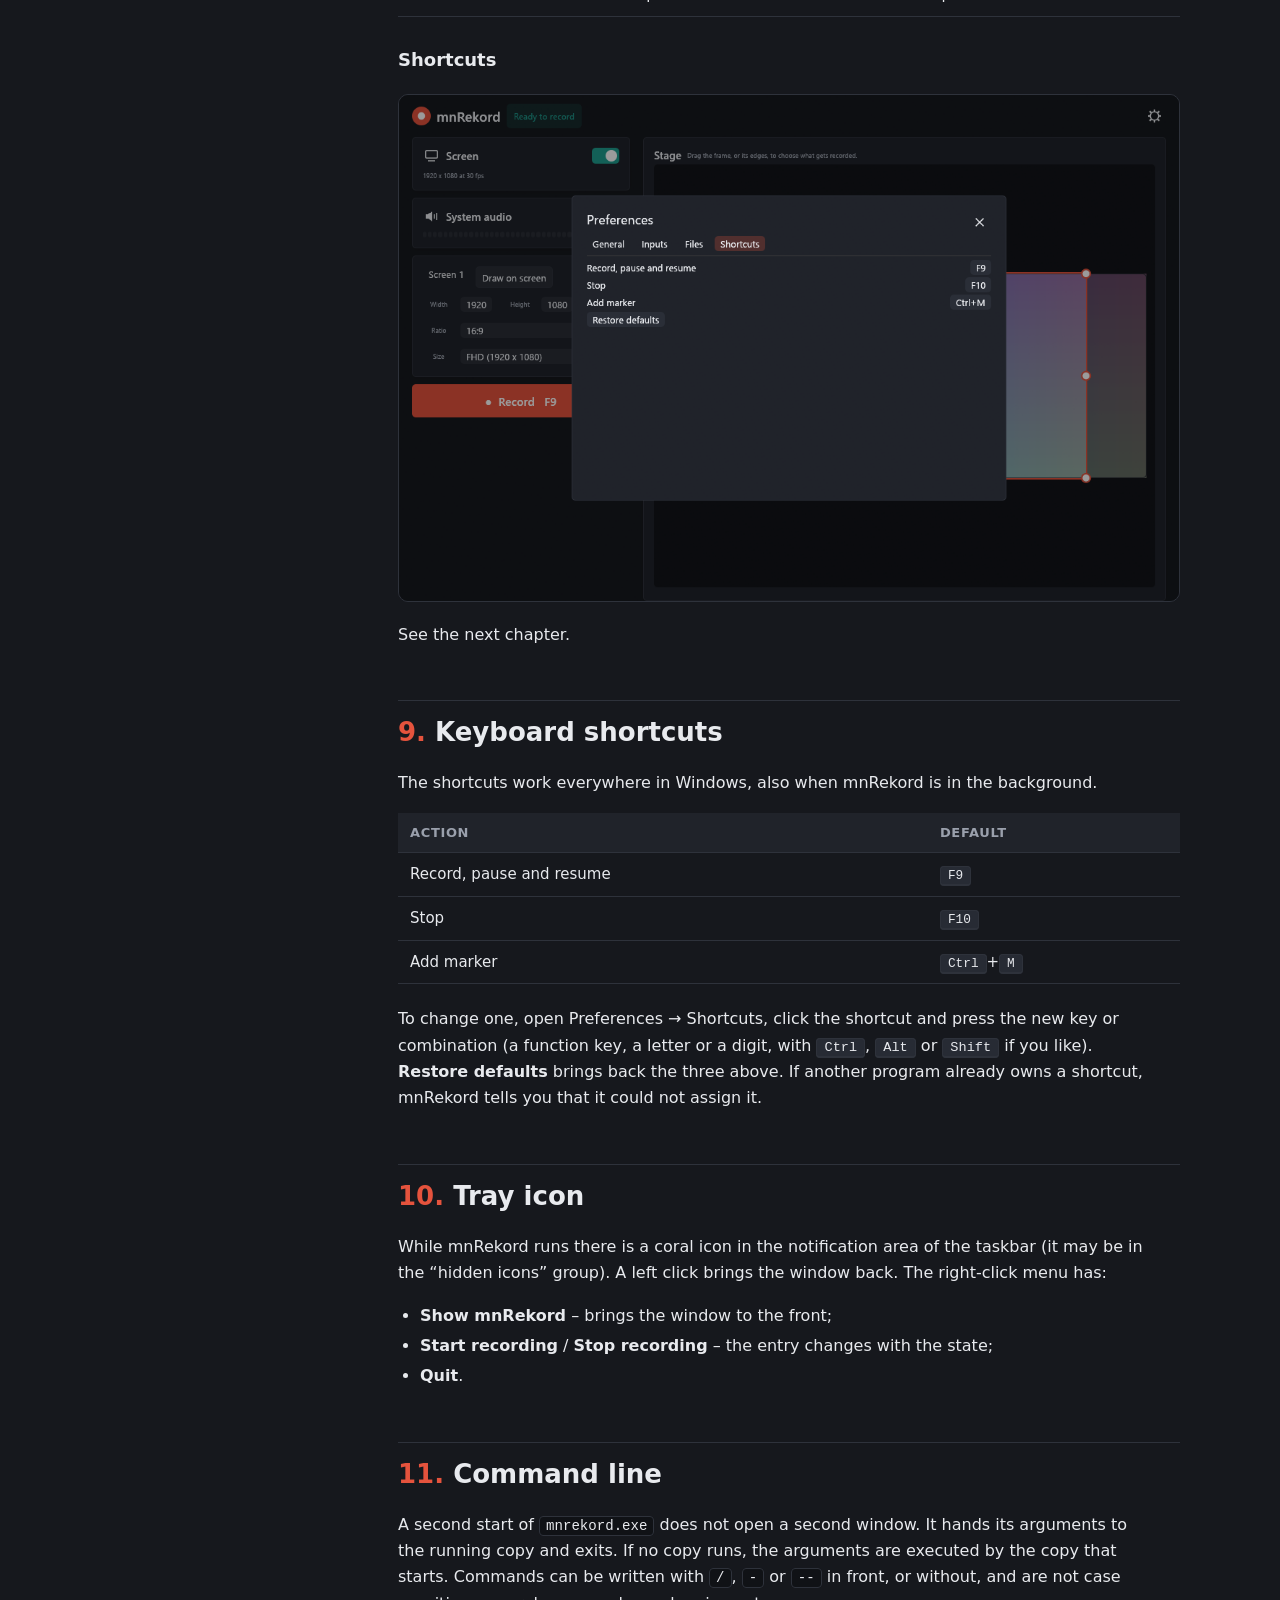
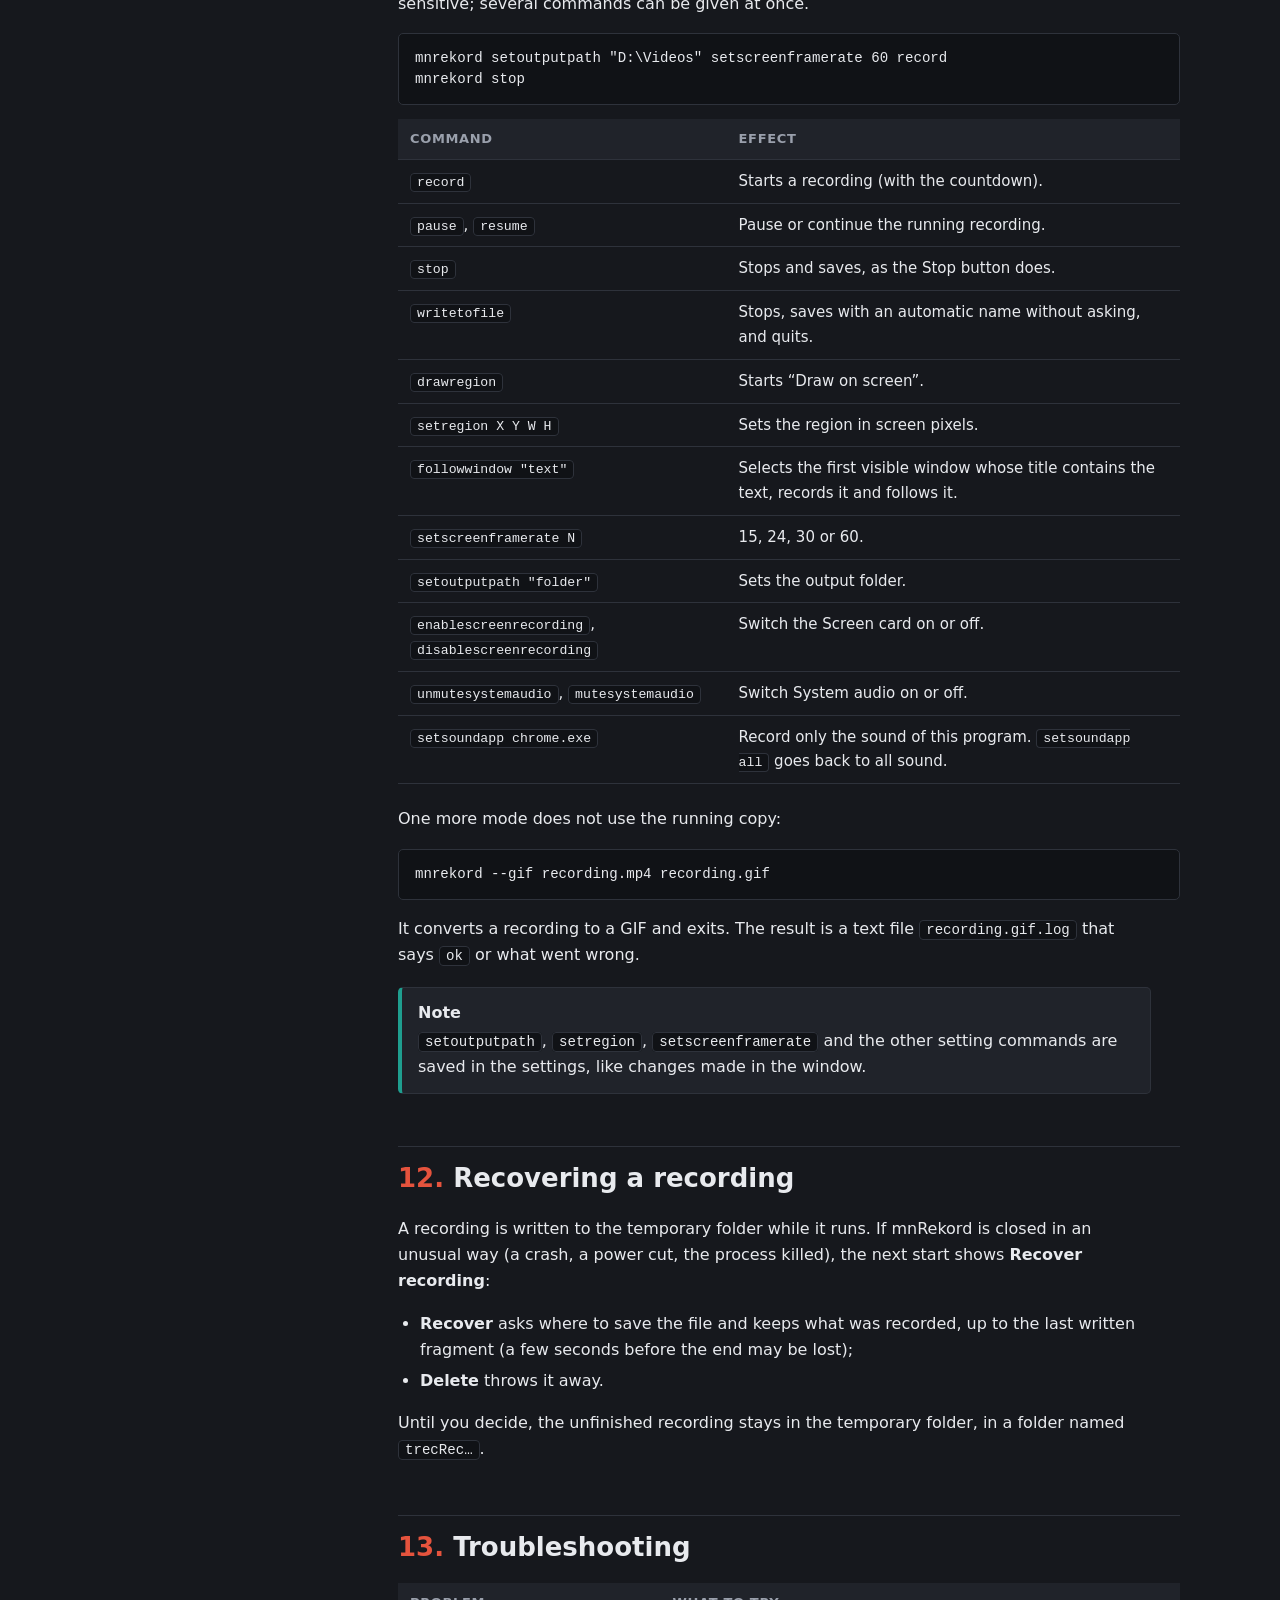
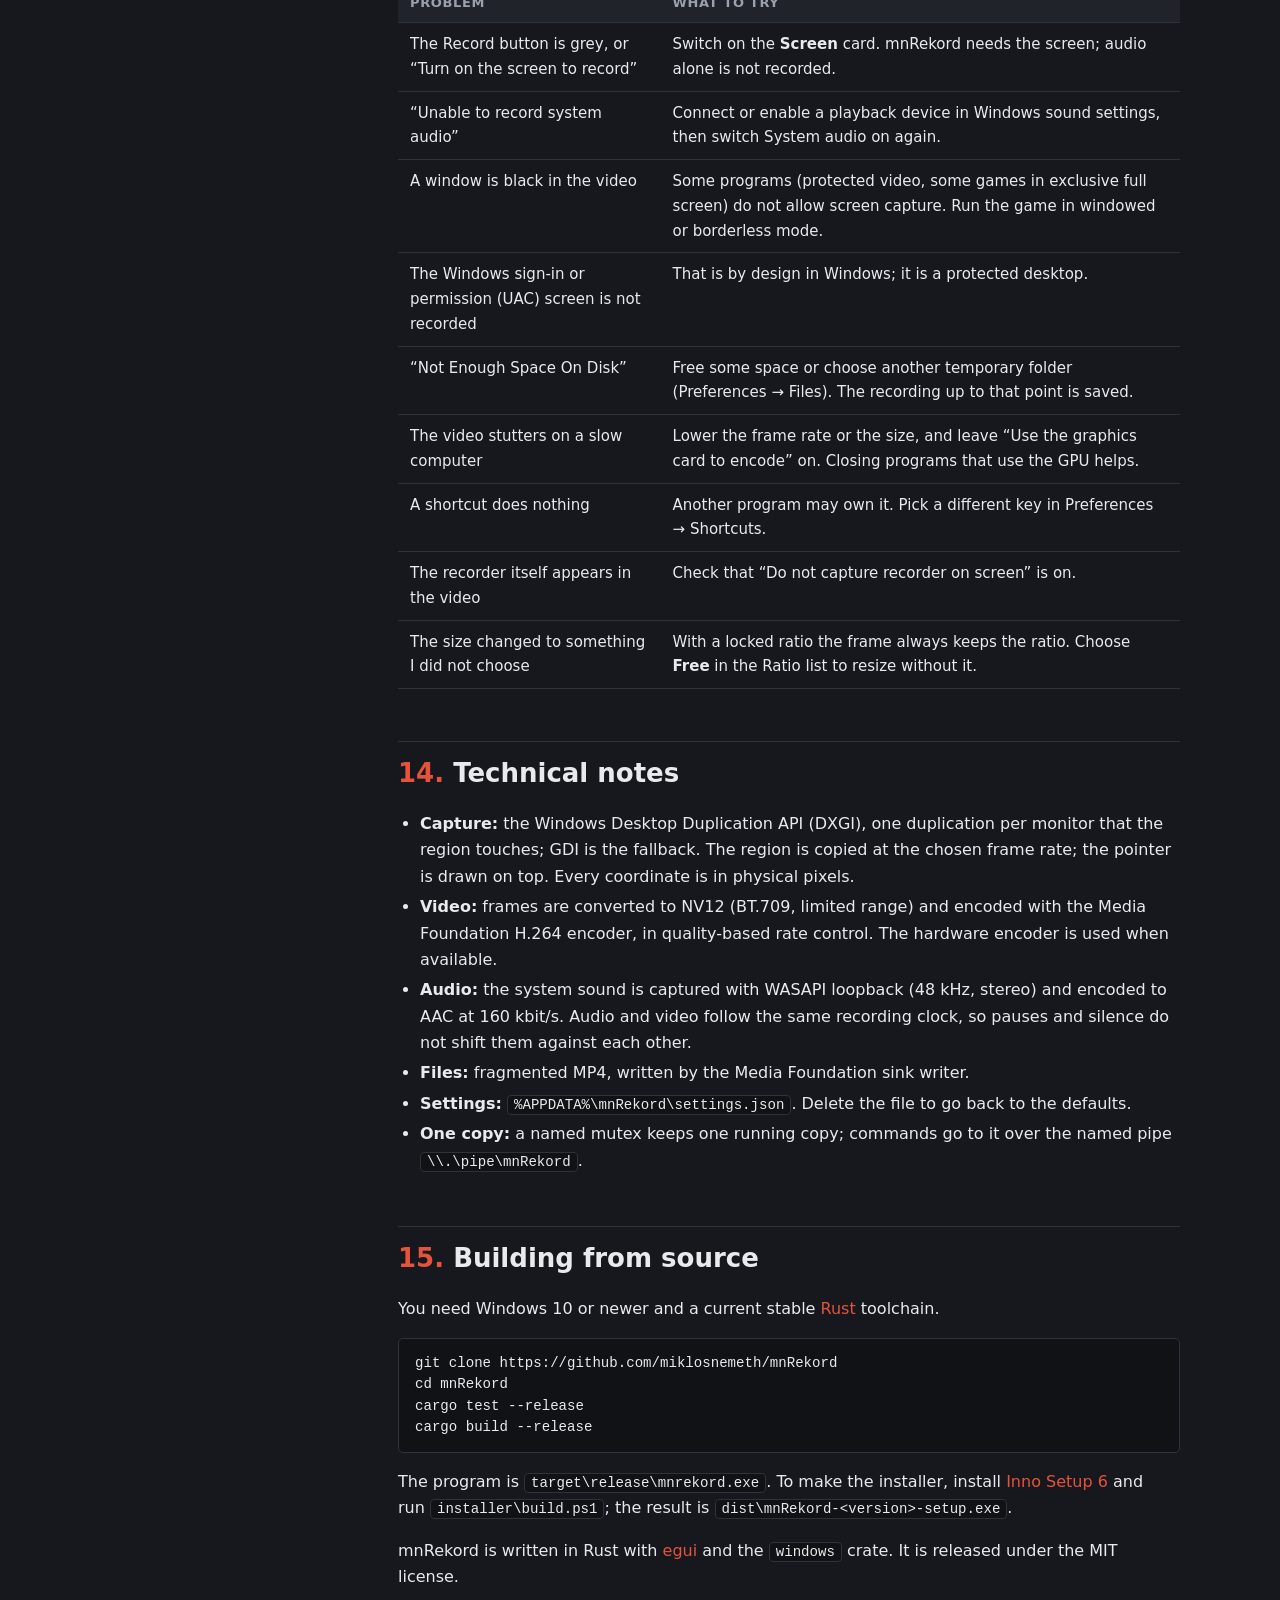
<file: docs/manual.html>
<!doctype html>
<html lang="en">
<head>
<meta charset="utf-8">
<meta name="viewport" content="width=device-width, initial-scale=1">
<title>mnRekord manual</title>
<meta name="description" content="User manual for mnRekord, a screen recorder for Windows.">
<link rel="icon" href="img/icon.png">
<link rel="stylesheet" href="style.css">
<style>
  .contents { display: none; }
  @media print {
    .contents { display: block; }
    .contents h2 { border: 0; margin-top: 0; }
    .contents h2::before { content: none; }
    .contents h2 { counter-increment: none; }
    .contents ol { list-style: none; padding: 0; counter-reset: c; columns: 1; }
    .contents li { counter-increment: c; padding: 3pt 0; border-bottom: 1px dotted #c9ccd3; font-size: 11pt; }
    .contents li::before { content: counter(c) ".  "; color: #c93d28; font-weight: 600; }
  }
</style>
</head>
<body>

<header class="top no-print">
  <div class="wrap">
    <a class="brand" href="index.html"><img src="img/icon.png" alt="">mnRekord</a>
    <nav>
      <a href="index.html">Home</a>
      <a class="on" href="manual.html">Manual</a>
      <a href="mnRekord-manual.pdf">PDF</a>
      <a href="https://github.com/miklosnemeth/mnRekord">GitHub</a>
      <a href="hu/manual.html" title="Magyar">HU</a>
    </nav>
  </div>
</header>

<!-- Cover page: only on paper -->
<div class="cover">
  <img class="icon" src="img/icon.png" alt="">
  <h1>mn<span>Rekord</span></h1>
  <p>User manual</p>
  <img class="shot" src="img/main.png" alt="">
  <div class="meta">Version 0.3.1 &nbsp;·&nbsp; Windows 10 and 11</div>
</div>

<div class="wrap">
<div class="doc">

<aside class="toc no-print">
  <ol>
    <li><a href="#intro">Introduction</a></li>
    <li><a href="#install">Installation</a></li>
    <li><a href="#quick">Quick start</a></li>
    <li><a href="#window">The main window</a></li>
    <li><a href="#region">Choosing what to record</a></li>
    <li><a href="#recording">Recording</a></li>
    <li><a href="#files">Recordings and files</a></li>
    <li><a href="#prefs">Preferences</a></li>
    <li><a href="#shortcuts">Keyboard shortcuts</a></li>
    <li><a href="#tray">Tray icon</a></li>
    <li><a href="#cli">Command line</a></li>
    <li><a href="#recovery">Recovering a recording</a></li>
    <li><a href="#trouble">Troubleshooting</a></li>
    <li><a href="#tech">Technical notes</a></li>
    <li><a href="#build">Building from source</a></li>
  </ol>
</aside>

<main class="manual">

<section class="contents">
  <h2>Contents</h2>
  <ol>
    <li>Introduction</li>
    <li>Installation</li>
    <li>Quick start</li>
    <li>The main window</li>
    <li>Choosing what to record</li>
    <li>Recording</li>
    <li>Recordings and files</li>
    <li>Preferences</li>
    <li>Keyboard shortcuts</li>
    <li>Tray icon</li>
    <li>Command line</li>
    <li>Recovering a recording</li>
    <li>Troubleshooting</li>
    <li>Technical notes</li>
    <li>Building from source</li>
  </ol>
</section>

<h1 class="no-print">mnRekord manual</h1>
<p class="byline no-print">Version 0.3.1 · Windows 10 and 11</p>

<h2 id="intro">Introduction</h2>
<p>mnRekord is a small screen recorder for Windows. It records a part of the screen, a whole monitor or a single window, together with the sound the computer plays, and saves the result as an MP4 video. The window is dark, simple, and has everything you need to start a recording in a few clicks.</p>
<p>What it does:</p>
<ul>
  <li>records a region, a monitor or a window, chosen on a preview of your desktop or drawn directly on the desktop;</li>
  <li>keeps a <b>16:9</b> or <b>9:16</b> aspect ratio while you resize, with ready-made sizes (360p, HD, FHD, QHD, 4K UHD);</li>
  <li>can <b>follow a window</b> while recording, so the picture stays on it when you move it;</li>
  <li>records system audio (everything you hear) as AAC, or only the sound of one program you choose;</li>
  <li>draws the mouse pointer, with an optional halo and a ring on clicks;</li>
  <li>pauses, resumes and adds markers; splits long recordings into parts; makes a GIF from the last recording;</li>
  <li>is controlled by global shortcuts, a tray icon or the command line;</li>
  <li>offers to recover a recording that was cut off by a crash;</li>
  <li>speaks English and Hungarian (Preferences → General → Language).</li>
</ul>
<p>mnRekord does not record a microphone or a webcam.</p>

<h2 id="install">Installation</h2>
<h3>Requirements</h3>
<ul>
  <li>Windows 10 or Windows 11, 64-bit.</li>
  <li>A playback device, if you want system audio.</li>
  <li>The Windows H.264 and AAC encoders. They are part of Windows; on the “N” editions install Microsoft’s <i>Media Feature Pack</i> first.</li>
</ul>
<h3>With the installer</h3>
<p>Run <code>mnRekord-0.3.1-setup.exe</code>. By default it installs for your user only and needs no administrator rights; the dialog also offers an install for all users. It adds a Start menu entry, optionally a desktop icon, and an uninstaller (<i>Settings → Apps</i>). The installer is available in English and Hungarian.</p>
<div class="note"><b>Windows SmartScreen</b>The installer is not code-signed, so Windows may show &ldquo;Windows protected your PC&rdquo; the first time. Choose <i>More info</i>, then <i>Run anyway</i>. Each release lists a SHA-256 checksum next to the downloads; to check a file, run <code>Get-FileHash mnRekord-0.3.1-setup.exe</code> in PowerShell and compare the result.</div>
<h3>Without installing</h3>
<p><code>mnrekord.exe</code> is a single file. Copy it anywhere and run it; nothing else is needed.</p>
<h3>Uninstalling</h3>
<p>Remove mnRekord in <i>Settings → Apps</i>. Your settings (<code>%APPDATA%\mnRekord</code>) and your recordings are not deleted.</p>

<h2 id="quick">Quick start</h2>
<ol>
  <li>Start mnRekord. The stage on the right shows your desktop and a frame; the frame is what will be recorded.</li>
  <li>Drag the frame or its handles to cover what you want to record. Or click <b>Screen 1</b> to record a whole monitor, or <b>Draw on screen</b> to click a window.</li>
  <li>Pick a size with <b>Ratio</b> and <b>Size</b>, for example <i>16:9</i> and <i>FHD</i>.</li>
  <li>Press <b>Record</b> (or <kbd>F9</kbd>). A 3-2-1 countdown starts, and the window turns into a slim bar.</li>
  <li>Press <b>Stop</b> (or <kbd>F10</kbd>). The video is saved in <code>Documents\mnRekord</code> and opens in your video player.</li>
</ol>

<h2 id="window">The main window</h2>
<figure>
  <div class="shot"><img src="img/main.png" alt="The main window of mnRekord"></div>
  <figcaption>The main window. The picture on the stage is a demo picture.</figcaption>
</figure>
<table>
  <tr><th>Part</th><th>What it does</th></tr>
  <tr><td><b>Status</b> (top, next to the name)</td><td>“Ready to record” when a recording can start.</td></tr>
  <tr><td><b>Gear</b> (top right)</td><td>Opens the <a href="#prefs">Preferences</a>.</td></tr>
  <tr><td><b>Screen</b> card</td><td>Switch for recording the screen. Shows the size and frame rate of the video, for example <i>1920 x 1080 at 30 fps</i>.</td></tr>
  <tr><td><b>System audio</b> card</td><td>Switch for recording the sound the computer plays, with a level meter that moves while something is playing. Under the meter a list lets you choose <b>All sound</b> or one program that has a window open, for example a browser or a player: then only that program&rsquo;s sound (with its helper processes) is recorded, so music in the background and notifications stay out. The choice does not depend on the recorded frame, and it is remembered. It needs Windows 10 version 2004 or newer. If the program isn&rsquo;t running when you start, or its sound can&rsquo;t be captured, mnRekord says so and records all sound.</td></tr>
  <tr><td><b>Region</b> card</td><td>Monitors, <b>Draw on screen</b>, width and height, <b>Ratio</b>, <b>Size</b> and <b>Follow</b>. See <a href="#region">Choosing what to record</a>.</td></tr>
  <tr><td><b>Record</b> button</td><td>Starts the recording. Shows the shortcut (<kbd>F9</kbd>). It is grey when nothing is switched on to record.</td></tr>
  <tr><td><b>Last recording</b> and <b>Make GIF</b></td><td>Appear under the Record button after a recording, when “Exit after stopped” is switched off (otherwise mnRekord has already quit). See <a href="#files">Recordings and files</a>.</td></tr>
  <tr><td><b>Stage</b></td><td>A live picture of all your monitors, with the frame you are going to record.</td></tr>
</table>
<div class="note"><b>Note</b>The stage refreshes about 30 times a second and stops while the window is minimized. The recorder’s own window is hidden from the picture.</div>

<h2 id="region">Choosing what to record</h2>
<h3>The frame on the stage</h3>
<ul>
  <li><b>Move:</b> drag inside the frame.</li>
  <li><b>Resize:</b> drag one of the eight handles (four corners, four edge middles).</li>
  <li>With a locked ratio, a <b>corner</b> grows from the opposite corner, following the mouse in any direction. An <b>edge</b> grows around the middle of the frame, and the frame is pushed back inside the screen when it would leave it, so a handle never gets stuck.</li>
  <li>With <b>Free</b> ratio the edges and corners resize the frame without any constraint.</li>
</ul>
<h3>Monitors</h3>
<p>The <b>Screen 1</b>, <b>Screen 2</b> … buttons select a whole monitor. With a locked ratio the largest frame of that ratio fits in the monitor, centred.</p>
<h3>Draw on screen</h3>
<p>The window disappears and a still picture of your desktop covers the screen. Then:</p>
<ul>
  <li><b>click</b> a window or a monitor to record it (a window is recorded as it is placed at the moment, with its visible frame);</li>
  <li>or <b>drag</b> a rectangle; a magnifier next to the pointer helps you hit the exact pixel;</li>
  <li><kbd>Esc</kbd> cancels.</li>
</ul>
<p>When you pick a window, the <b>Follow</b> switch appears (see below).</p>
<h3>Ratio and size</h3>
<p>The <b>Ratio</b> list is the base setting: <i>16:9</i>, <i>9:16</i> or <i>Free</i>. With 16:9 or 9:16 the frame always keeps that ratio, whatever you do with it, and the <b>Size</b> list offers sizes of that ratio:</p>
<table>
  <tr><th>Name</th><th>16:9</th><th>9:16</th></tr>
  <tr><td>360p</td><td>640 × 360</td><td>360 × 640</td></tr>
  <tr><td>HD</td><td>1280 × 720</td><td>720 × 1280</td></tr>
  <tr><td>FHD</td><td>1920 × 1080</td><td>1080 × 1920</td></tr>
  <tr><td>QHD</td><td>2560 × 1440</td><td>1440 × 2560</td></tr>
  <tr><td>4K UHD</td><td>3840 × 2160</td><td>2160 × 3840</td></tr>
</table>
<p>Sizes bigger than your screen are greyed out. Picking a size keeps the centre of the frame where it is. With <b>Free</b> the list offers AD (600 × 315), SD, HD, FHD, 2K, QHD and 4K UHD.</p>
<p><b>Width</b> and <b>Height</b> are numbers you can drag or type. With a locked ratio changing one changes the other. The video is always an even number of pixels wide and high, because H.264 needs that.</p>
<h3>Follow a window</h3>
<p>When the region was picked by clicking a window, the <b>Follow</b> switch appears under <b>Size</b>. If it is on, the frame keeps its place <i>inside the window</i> during the recording: move the window and the picture moves with it. The frame keeps its size. A minimized or closed window is not followed; the frame stays where it was last seen.</p>
<p>The same can be done from the command line, see <a href="#cli"><code>followwindow</code></a>. Selecting a monitor or drawing a rectangle switches following off.</p>

<h2 id="recording">Recording</h2>
<figure>
  <div class="shot"><img src="img/bar.png" alt="The recording bar"></div>
  <figcaption>The recording bar: timer, Pause, Stop, Marker, Restart, a level meter and a close button.</figcaption>
</figure>
<h3>Start</h3>
<p>Press <b>Record</b> or <kbd>F9</kbd>. After a short delay the numbers 3, 2, 1 appear on the recorded region (you can switch the countdown off). The window shrinks to a slim bar, which you can drag anywhere. By default it is excluded from the recording, so it never appears in the video. When “Show region indicator” is on, a thin frame marks the recorded area on the desktop (it is not recorded either).</p>
<h3>The bar</h3>
<table>
  <tr><th>Control</th><th>What it does</th></tr>
  <tr><td>Timer</td><td>Recorded time. The dot blinks while recording and is amber while paused.</td></tr>
  <tr><td><b>Pause</b> / <b>Resume</b></td><td>Pauses and continues. Paused time is not in the video. (Shortcut: <kbd>F9</kbd>.)</td></tr>
  <tr><td><b>Stop</b></td><td>Ends the recording and saves it. (Shortcut: <kbd>F10</kbd>.)</td></tr>
  <tr><td><b>Marker</b></td><td>Notes the current time in a text file next to the video. (Shortcut: <kbd>Ctrl</kbd>+<kbd>M</kbd>.)</td></tr>
  <tr><td><b>Restart</b></td><td>Asks whether to delete the recording so far; if you agree, you are back in the main window to start again.</td></tr>
  <tr><td>Meter</td><td>The level of the system audio.</td></tr>
  <tr><td><b>✕</b></td><td>Asks whether to delete this recording and quit.</td></tr>
</table>
<p>The window title also shows the state, so the taskbar tells you even when the bar is hidden: <code>● 00:01:24  mnRekord</code> while recording and <code>Paused 00:01:24  mnRekord</code> while paused.</p>
<h3>Pause and the mouse</h3>
<p>If “Restore cursor location after pause” is on (the default), the mouse pointer jumps back to where it was when you paused, once you resume.</p>
<h3>Stop and save</h3>
<p>After <b>Stop</b> the recording is saved in the output folder, named after the <a href="#files">file name template</a>. If “Prompt for file name” is selected, a Save dialog asks for the name. With the defaults, the recording is then opened in your video player and mnRekord stays open, ready for the next one (“Open recording after stopped”; switch on “Exit after stopped” to quit instead).</p>
<p>If you stop during the countdown, nothing is saved.</p>
<h3>Low disk space</h3>
<p>If less than about 300 MB is free on the drive of the temporary folder, the recording stops by itself and what was recorded so far is saved.</p>

<h2 id="files">Recordings and files</h2>
<h3>The video</h3>
<p>MP4 with H.264 video (Main profile) and AAC stereo audio at 48 kHz. The file is written in fragments, so even a recording cut short by a crash plays up to the last fragment.</p>
<h3>File names</h3>
<p>The name comes from a template (Preferences → Files). The default is <code>Rec {date} {time}</code>, which gives <code>Rec 2026-11-07 14-05-09.mp4</code>.</p>
<table>
  <tr><th>Token</th><th>Replaced by</th></tr>
  <tr><td><code>{date}</code></td><td>The date, <code>2026-11-07</code></td></tr>
  <tr><td><code>{time}</code></td><td>The time, <code>14-05-09</code></td></tr>
  <tr><td><code>{window}</code></td><td>The title of the window you picked on screen, or <code>screen</code></td></tr>
</table>
<p>Characters that are not allowed in file names are replaced by <code>_</code>. If a file with that name exists, <code>(1)</code>, <code>(2)</code> … is added.</p>
<h3>Markers</h3>
<p>If you added markers, a text file <code>name.markers.txt</code> is saved next to the video, one line per marker: the time and the marker’s number, separated by a tab, for example <code>00:01:12.500&nbsp;&nbsp;Marker 1</code>. Markers are only recorded when the screen is recorded.</p>
<h3>Split recordings</h3>
<p>With <b>Start a new file every N min</b> (Preferences → Inputs) a long recording is cut into parts. When a part is full, the next file starts at once and the finished part is closed. The files are named <code>name-part1.mp4</code>, <code>name-part2.mp4</code> … and each one plays by itself. Paused time does not count. If a crash happens, only the part being written is at risk.</p>
<h3>GIF</h3>
<p>When “Exit after stopped” is off, mnRekord stays open after a recording and shows <b>Make GIF</b> under the Record button. It turns the last recording into an animated GIF next to it. The GIF is at most 640 pixels wide, 12 frames a second, and uses the first 30 seconds. GIFs are big files; a 30-second picture can be over 10 MB. Making it takes a few seconds, and the folder opens when it is ready. For a split recording the GIF is made from the first part.</p>

<h2 id="prefs">Preferences</h2>
<p>Open them with the gear. Most changes apply at once; everything is saved when you close the Preferences.</p>
<h3>General</h3>
<figure>
  <div class="shot"><img src="img/prefs0.png" alt="Preferences, General"></div>
</figure>
<table>
  <tr><th>Setting</th><th>Meaning</th></tr>
  <tr><td>Language</td><td>The language of the interface: Auto (follows Windows), English or Magyar. It changes at once.</td></tr>
  <tr><td>Show recorder countdown</td><td>The 3-2-1 before the recording starts.</td></tr>
  <tr><td>Do not capture recorder on screen</td><td>Hides mnRekord’s own windows (bar, countdown, region frame) from the video.</td></tr>
  <tr><td>Restore cursor location after pause</td><td>Moves the pointer back where it was when you resume.</td></tr>
  <tr><td>Show the mouse pointer in the recording</td><td>Draws the pointer into the video.</td></tr>
  <tr><td>Highlight the pointer and clicks</td><td>A soft yellow halo around the pointer, and a red ring while a mouse button is held down.</td></tr>
  <tr><td>Exit after stopped</td><td>Quits mnRekord when the recording is saved. Off by default. The <code>writetofile</code> command always quits after saving.</td></tr>
  <tr><td>Open recording after stopped</td><td>Opens the saved file in the default player.</td></tr>
  <tr><td>Show region indicator</td><td>A thin frame on the desktop around the region while it is not the whole monitor.</td></tr>
  <tr><td>Automatically minimize recording window</td><td>Hides the bar when the recording starts (use the shortcuts or the tray icon).</td></tr>
</table>
<h3>Inputs</h3>
<figure>
  <div class="shot"><img src="img/prefs1.png" alt="Preferences, Inputs"></div>
</figure>
<table>
  <tr><th>Setting</th><th>Meaning</th></tr>
  <tr><td>Maximum frame rate</td><td>15, 24, 30 or 60 frames a second.</td></tr>
  <tr><td>Quality</td><td>1 to 100, default 75. Higher is sharper and gives bigger files. On a test clip with moving colour bars, quality 20 gave about 1 MB and quality 90 about 8 MB for the same ten seconds.</td></tr>
  <tr><td>Start a new file every</td><td>Minutes after which a new part starts; 0 means one file. See <a href="#files">Split recordings</a>.</td></tr>
  <tr><td>Use the graphics card to encode</td><td>Lets Windows use the GPU’s H.264 encoder when there is one. After a recording the name of the encoder that was used is shown here. Switch it off if you have problems with a graphics driver.</td></tr>
</table>
<h3>Files</h3>
<figure>
  <div class="shot"><img src="img/prefs2.png" alt="Preferences, Files"></div>
</figure>
<table>
  <tr><th>Setting</th><th>Meaning</th></tr>
  <tr><td>Automatic file name / Prompt for file name</td><td>Save under the template’s name, or ask in a Save dialog.</td></tr>
  <tr><td>File name template</td><td>With <code>{date}</code>, <code>{time}</code>, <code>{window}</code>.</td></tr>
  <tr><td>Default output folder</td><td>Where recordings are saved. Default <code>Documents\mnRekord</code>.</td></tr>
  <tr><td>Temporary storage folder</td><td>Where a recording is written while it runs. A fast drive with enough space is best. Default: the Windows temp folder.</td></tr>
</table>
<h3>Shortcuts</h3>
<figure>
  <div class="shot"><img src="img/prefs3.png" alt="Preferences, Shortcuts"></div>
</figure>
<p>See the next chapter.</p>

<h2 id="shortcuts">Keyboard shortcuts</h2>
<p>The shortcuts work everywhere in Windows, also when mnRekord is in the background.</p>
<table>
  <tr><th>Action</th><th>Default</th></tr>
  <tr><td>Record, pause and resume</td><td><kbd>F9</kbd></td></tr>
  <tr><td>Stop</td><td><kbd>F10</kbd></td></tr>
  <tr><td>Add marker</td><td><kbd>Ctrl</kbd>+<kbd>M</kbd></td></tr>
</table>
<p>To change one, open Preferences → Shortcuts, click the shortcut and press the new key or combination (a function key, a letter or a digit, with <kbd>Ctrl</kbd>, <kbd>Alt</kbd> or <kbd>Shift</kbd> if you like). <b>Restore defaults</b> brings back the three above. If another program already owns a shortcut, mnRekord tells you that it could not assign it.</p>

<h2 id="tray">Tray icon</h2>
<p>While mnRekord runs there is a coral icon in the notification area of the taskbar (it may be in the “hidden icons” group). A left click brings the window back. The right-click menu has:</p>
<ul>
  <li><b>Show mnRekord</b> – brings the window to the front;</li>
  <li><b>Start recording</b> / <b>Stop recording</b> – the entry changes with the state;</li>
  <li><b>Quit</b>.</li>
</ul>

<h2 id="cli">Command line</h2>
<p>A second start of <code>mnrekord.exe</code> does not open a second window. It hands its arguments to the running copy and exits. If no copy runs, the arguments are executed by the copy that starts. Commands can be written with <code>/</code>, <code>-</code> or <code>--</code> in front, or without, and are not case sensitive; several commands can be given at once.</p>
<pre><code>mnrekord setoutputpath "D:\Videos" setscreenframerate 60 record
mnrekord stop</code></pre>
<table>
  <tr><th>Command</th><th>Effect</th></tr>
  <tr><td><code>record</code></td><td>Starts a recording (with the countdown).</td></tr>
  <tr><td><code>pause</code>, <code>resume</code></td><td>Pause or continue the running recording.</td></tr>
  <tr><td><code>stop</code></td><td>Stops and saves, as the Stop button does.</td></tr>
  <tr><td><code>writetofile</code></td><td>Stops, saves with an automatic name without asking, and quits.</td></tr>
  <tr><td><code>drawregion</code></td><td>Starts “Draw on screen”.</td></tr>
  <tr><td><code>setregion X Y W H</code></td><td>Sets the region in screen pixels.</td></tr>
  <tr><td><code>followwindow "text"</code></td><td>Selects the first visible window whose title contains the text, records it and follows it.</td></tr>
  <tr><td><code>setscreenframerate N</code></td><td>15, 24, 30 or 60.</td></tr>
  <tr><td><code>setoutputpath "folder"</code></td><td>Sets the output folder.</td></tr>
  <tr><td><code>enablescreenrecording</code>, <code>disablescreenrecording</code></td><td>Switch the Screen card on or off.</td></tr>
  <tr><td><code>unmutesystemaudio</code>, <code>mutesystemaudio</code></td><td>Switch System audio on or off.</td></tr>
  <tr><td><code>setsoundapp chrome.exe</code></td><td>Record only the sound of this program. <code>setsoundapp all</code> goes back to all sound.</td></tr>
</table>
<p>One more mode does not use the running copy:</p>
<pre><code>mnrekord --gif recording.mp4 recording.gif</code></pre>
<p>It converts a recording to a GIF and exits. The result is a text file <code>recording.gif.log</code> that says <code>ok</code> or what went wrong.</p>
<div class="note"><b>Note</b><code>setoutputpath</code>, <code>setregion</code>, <code>setscreenframerate</code> and the other setting commands are saved in the settings, like changes made in the window.</div>

<h2 id="recovery">Recovering a recording</h2>
<p>A recording is written to the temporary folder while it runs. If mnRekord is closed in an unusual way (a crash, a power cut, the process killed), the next start shows <b>Recover recording</b>:</p>
<ul>
  <li><b>Recover</b> asks where to save the file and keeps what was recorded, up to the last written fragment (a few seconds before the end may be lost);</li>
  <li><b>Delete</b> throws it away.</li>
</ul>
<p>Until you decide, the unfinished recording stays in the temporary folder, in a folder named <code>trecRec…</code>.</p>

<h2 id="trouble">Troubleshooting</h2>
<table>
  <tr><th>Problem</th><th>What to try</th></tr>
  <tr><td>The Record button is grey, or “Turn on the screen to record”</td><td>Switch on the <b>Screen</b> card. mnRekord needs the screen; audio alone is not recorded.</td></tr>
  <tr><td>“Unable to record system audio”</td><td>Connect or enable a playback device in Windows sound settings, then switch System audio on again.</td></tr>
  <tr><td>A window is black in the video</td><td>Some programs (protected video, some games in exclusive full screen) do not allow screen capture. Run the game in windowed or borderless mode.</td></tr>
  <tr><td>The Windows sign-in or permission (UAC) screen is not recorded</td><td>That is by design in Windows; it is a protected desktop.</td></tr>
  <tr><td>“Not Enough Space On Disk”</td><td>Free some space or choose another temporary folder (Preferences → Files). The recording up to that point is saved.</td></tr>
  <tr><td>The video stutters on a slow computer</td><td>Lower the frame rate or the size, and leave “Use the graphics card to encode” on. Closing programs that use the GPU helps.</td></tr>
  <tr><td>A shortcut does nothing</td><td>Another program may own it. Pick a different key in Preferences → Shortcuts.</td></tr>
  <tr><td>The recorder itself appears in the video</td><td>Check that “Do not capture recorder on screen” is on.</td></tr>
  <tr><td>The size changed to something I did not choose</td><td>With a locked ratio the frame always keeps the ratio. Choose <b>Free</b> in the Ratio list to resize without it.</td></tr>
</table>

<h2 id="tech">Technical notes</h2>
<ul>
  <li><b>Capture:</b> the Windows Desktop Duplication API (DXGI), one duplication per monitor that the region touches; GDI is the fallback. The region is copied at the chosen frame rate; the pointer is drawn on top. Every coordinate is in physical pixels.</li>
  <li><b>Video:</b> frames are converted to NV12 (BT.709, limited range) and encoded with the Media Foundation H.264 encoder, in quality-based rate control. The hardware encoder is used when available.</li>
  <li><b>Audio:</b> the system sound is captured with WASAPI loopback (48 kHz, stereo) and encoded to AAC at 160 kbit/s. Audio and video follow the same recording clock, so pauses and silence do not shift them against each other.</li>
  <li><b>Files:</b> fragmented MP4, written by the Media Foundation sink writer.</li>
  <li><b>Settings:</b> <code>%APPDATA%\mnRekord\settings.json</code>. Delete the file to go back to the defaults.</li>
  <li><b>One copy:</b> a named mutex keeps one running copy; commands go to it over the named pipe <code>\\.\pipe\mnRekord</code>.</li>
</ul>

<h2 id="build">Building from source</h2>
<p>You need Windows 10 or newer and a current stable <a href="https://rustup.rs">Rust</a> toolchain.</p>
<pre><code>git clone https://github.com/miklosnemeth/mnRekord
cd mnRekord
cargo test --release
cargo build --release</code></pre>
<p>The program is <code>target\release\mnrekord.exe</code>. To make the installer, install <a href="https://jrsoftware.org/isinfo.php">Inno Setup 6</a> and run <code>installer\build.ps1</code>; the result is <code>dist\mnRekord-&lt;version&gt;-setup.exe</code>.</p>
<p>mnRekord is written in Rust with <a href="https://github.com/emilk/egui">egui</a> and the <code>windows</code> crate. It is released under the MIT license.</p>

</main>
</div>
</div>

<footer class="no-print">
  <div class="wrap">
    <span>mnRekord 0.3.1 · MIT license</span>
    <span><a href="index.html">Home</a> · <a href="mnRekord-manual.pdf">Manual as PDF</a> · <a href="hu/manual.html">Magyar</a> · <a href="https://github.com/miklosnemeth/mnRekord">GitHub</a></span>
  </div>
</footer>

</body>
</html>
</file>
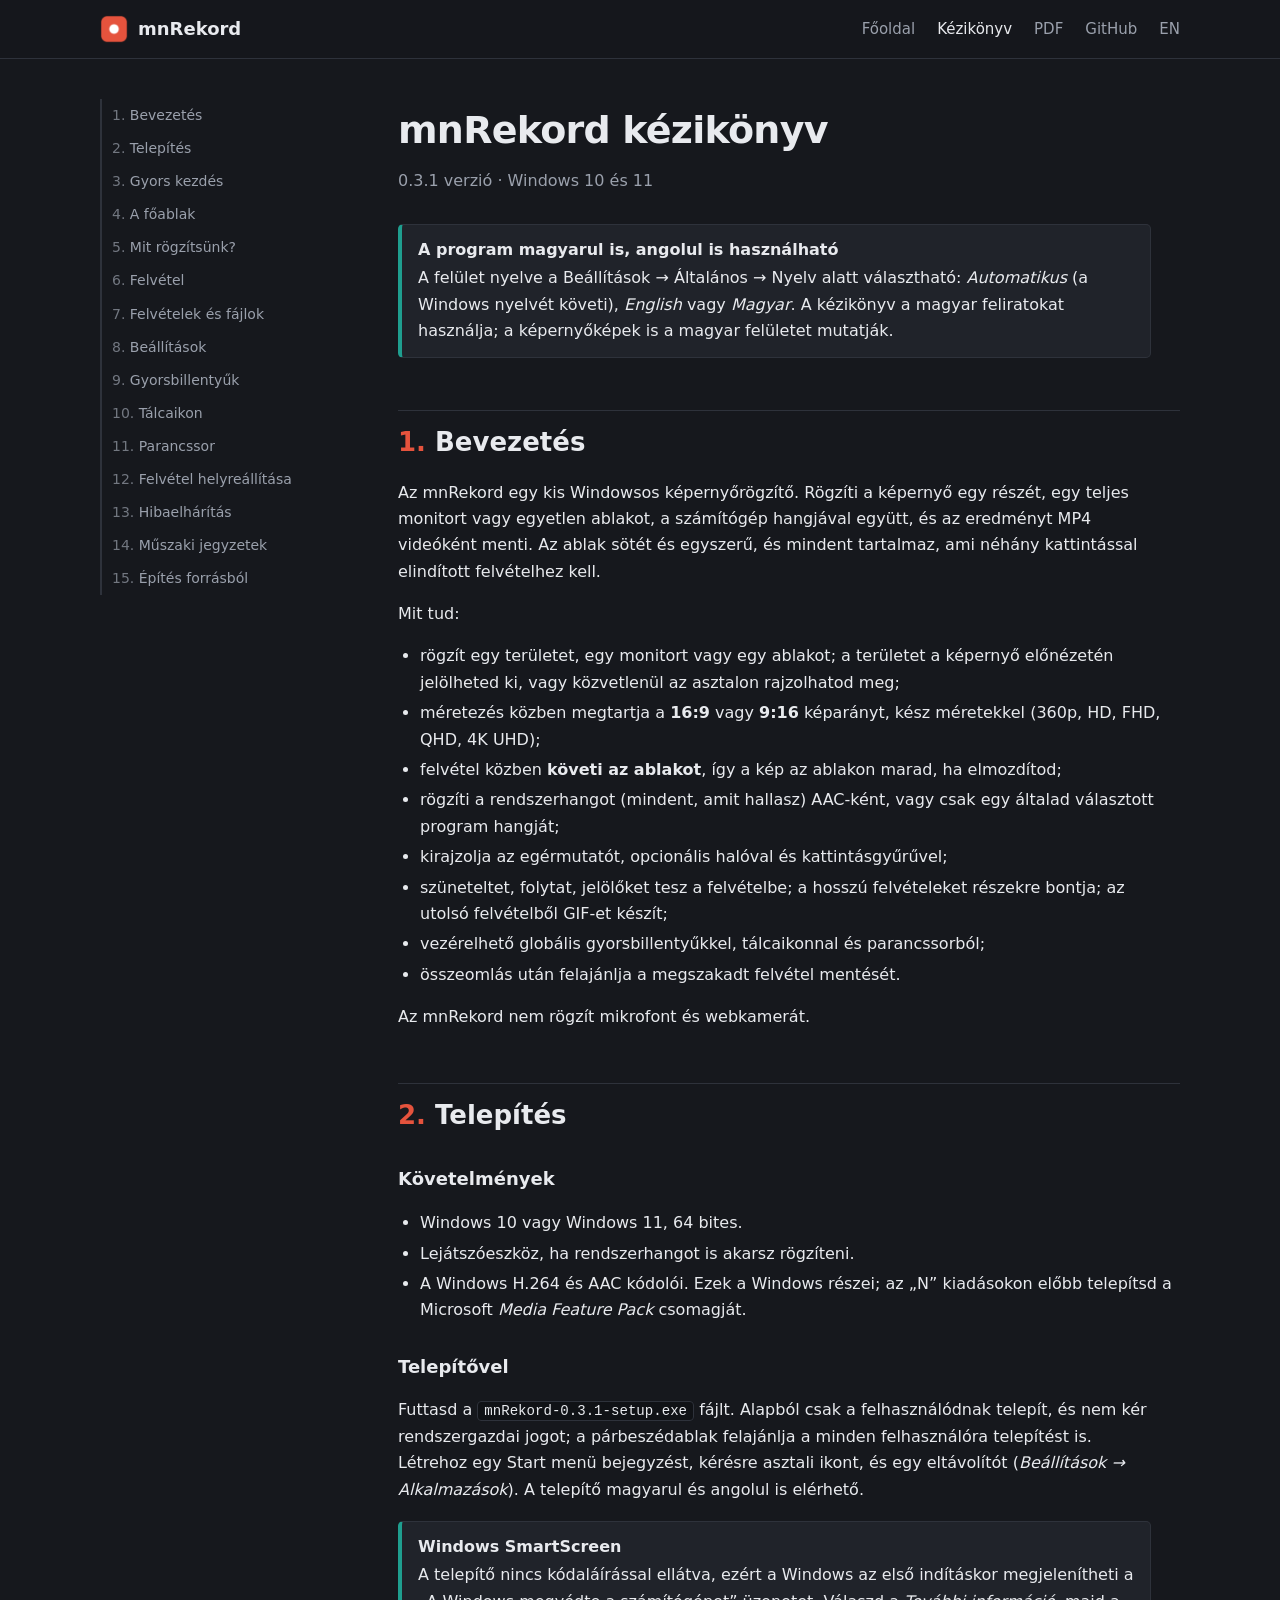
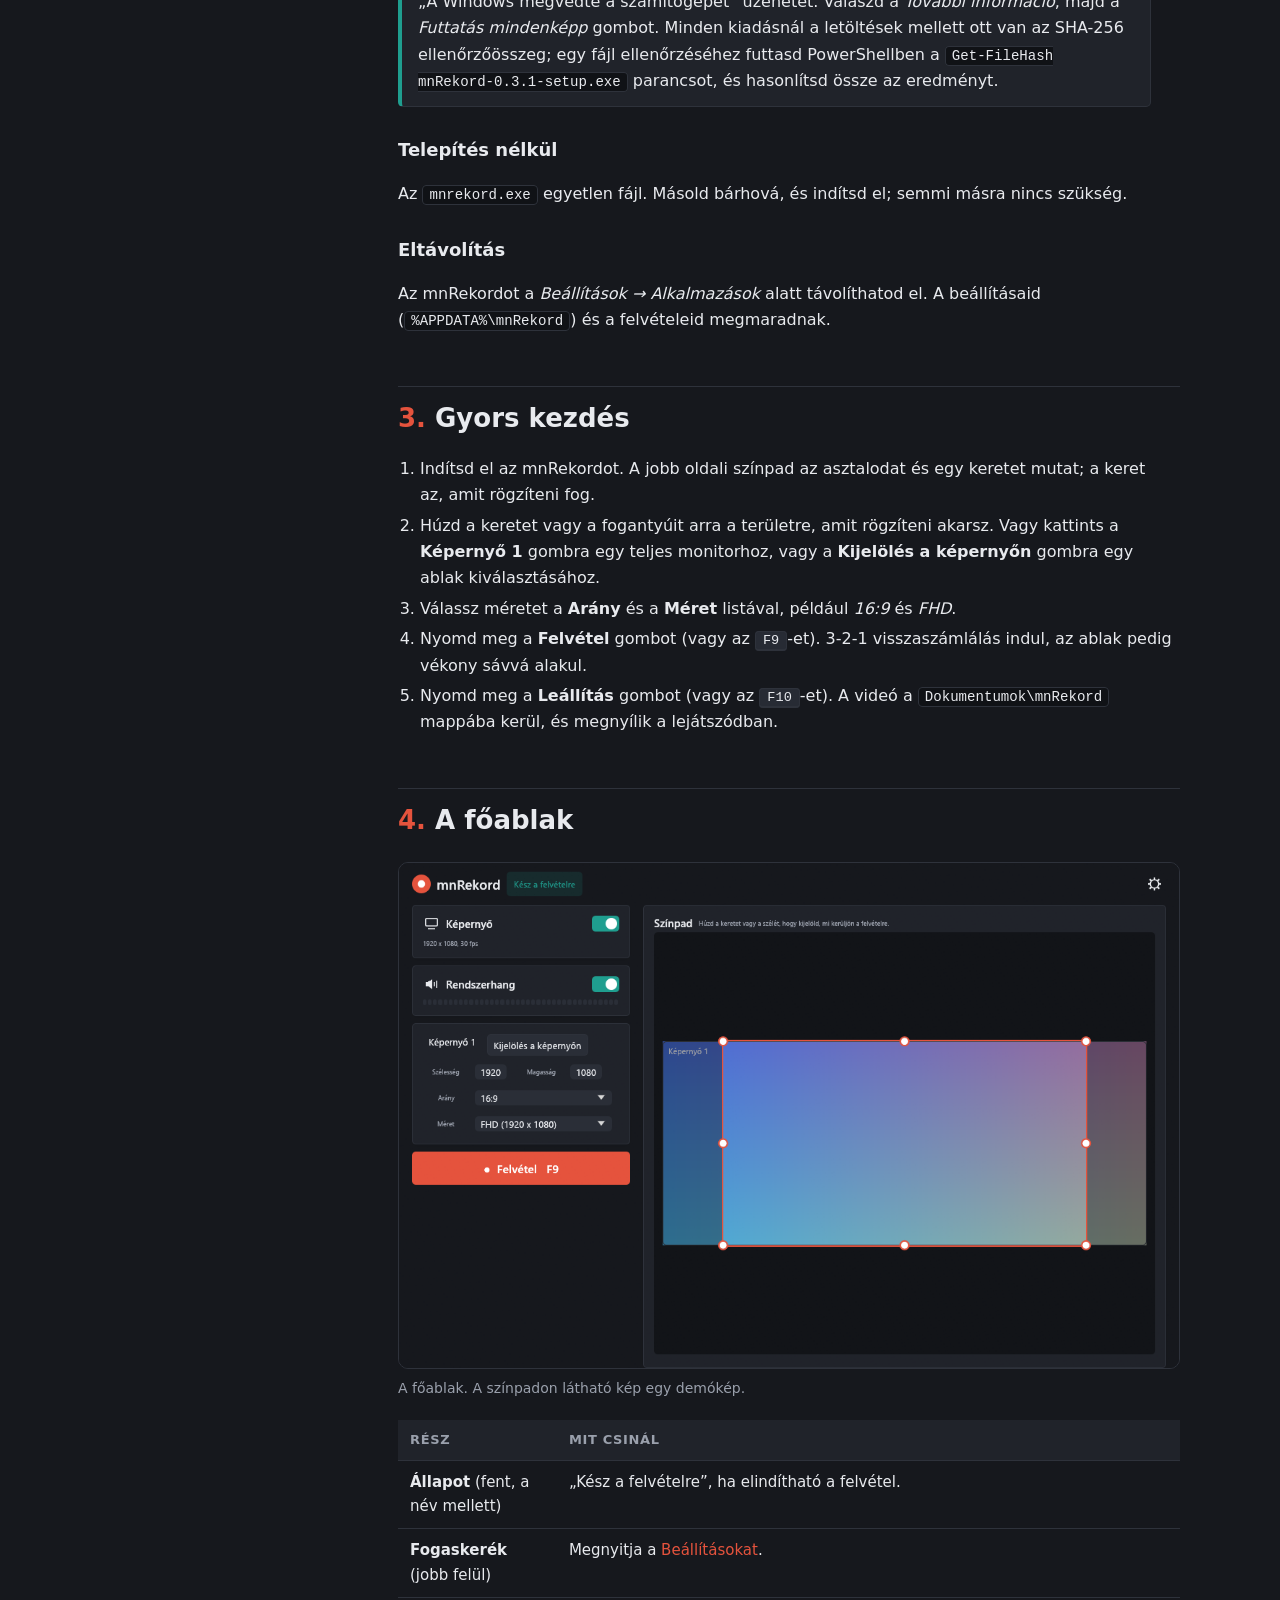
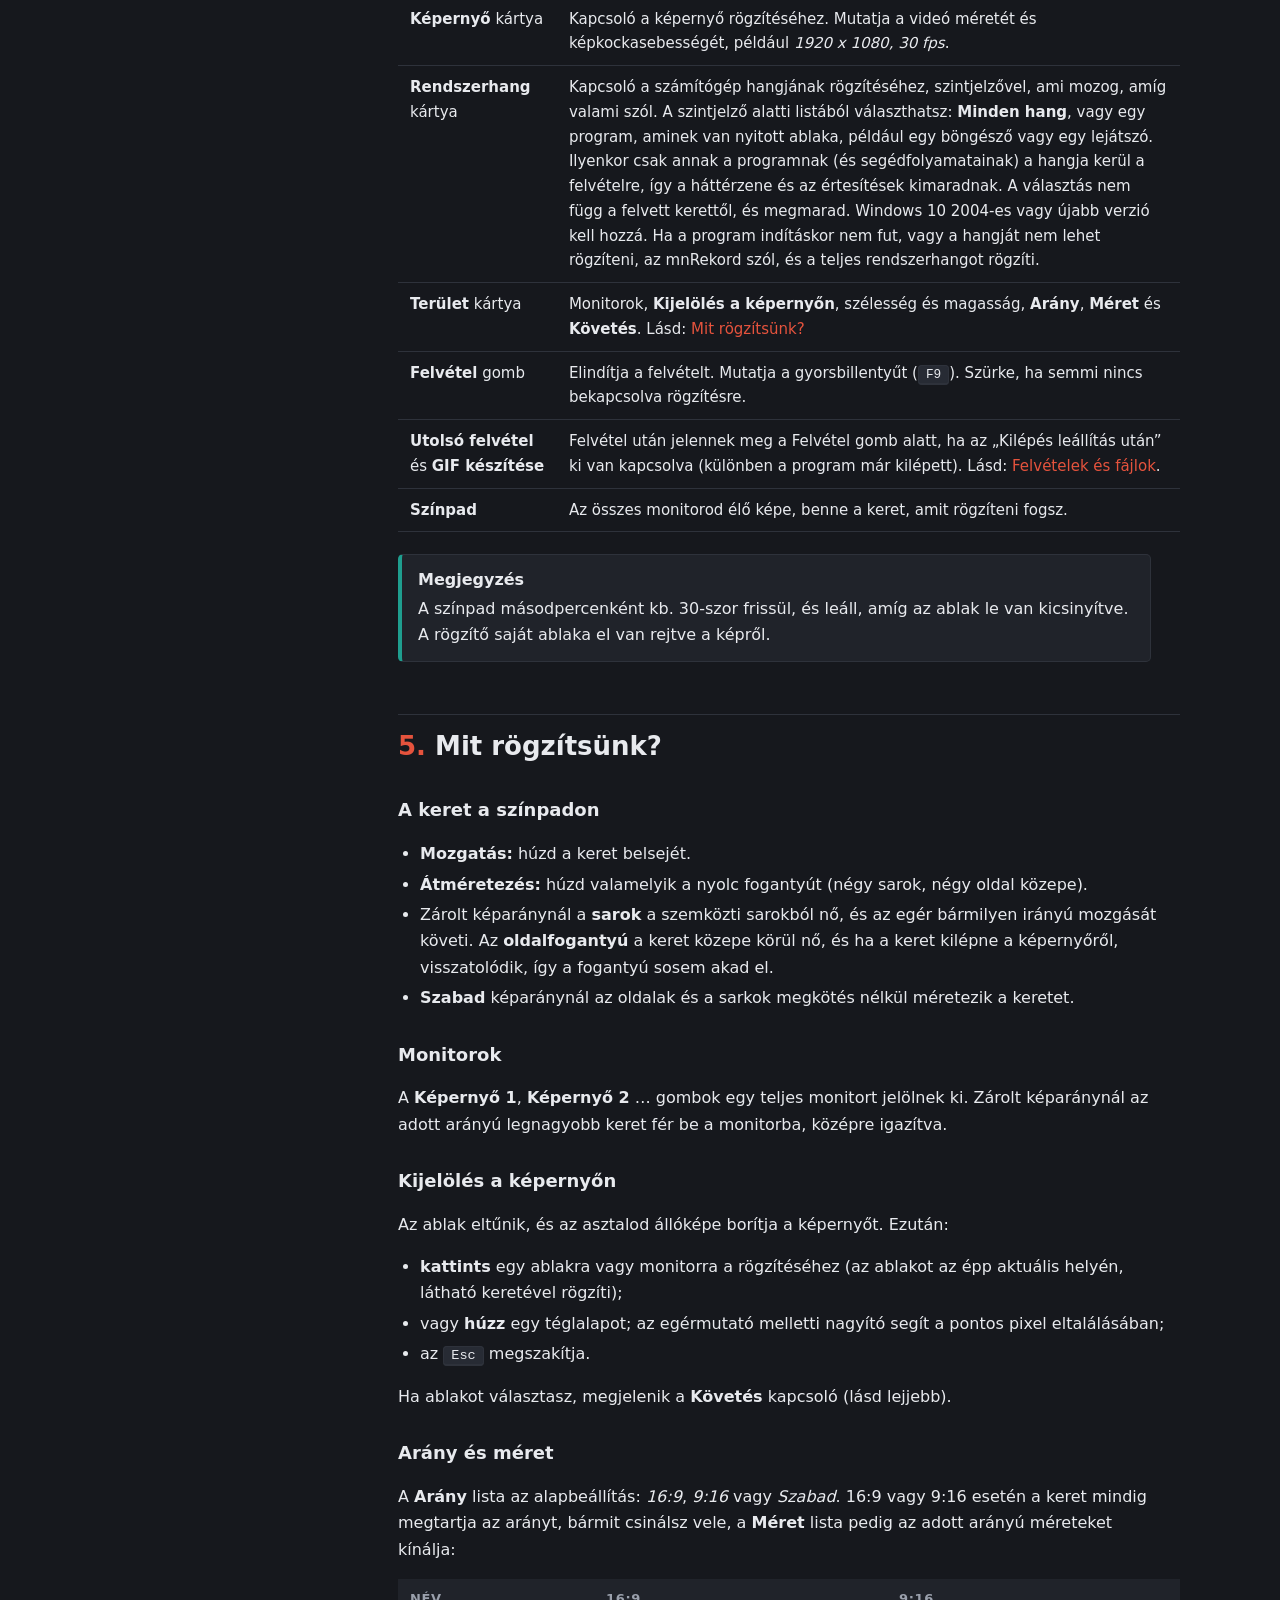
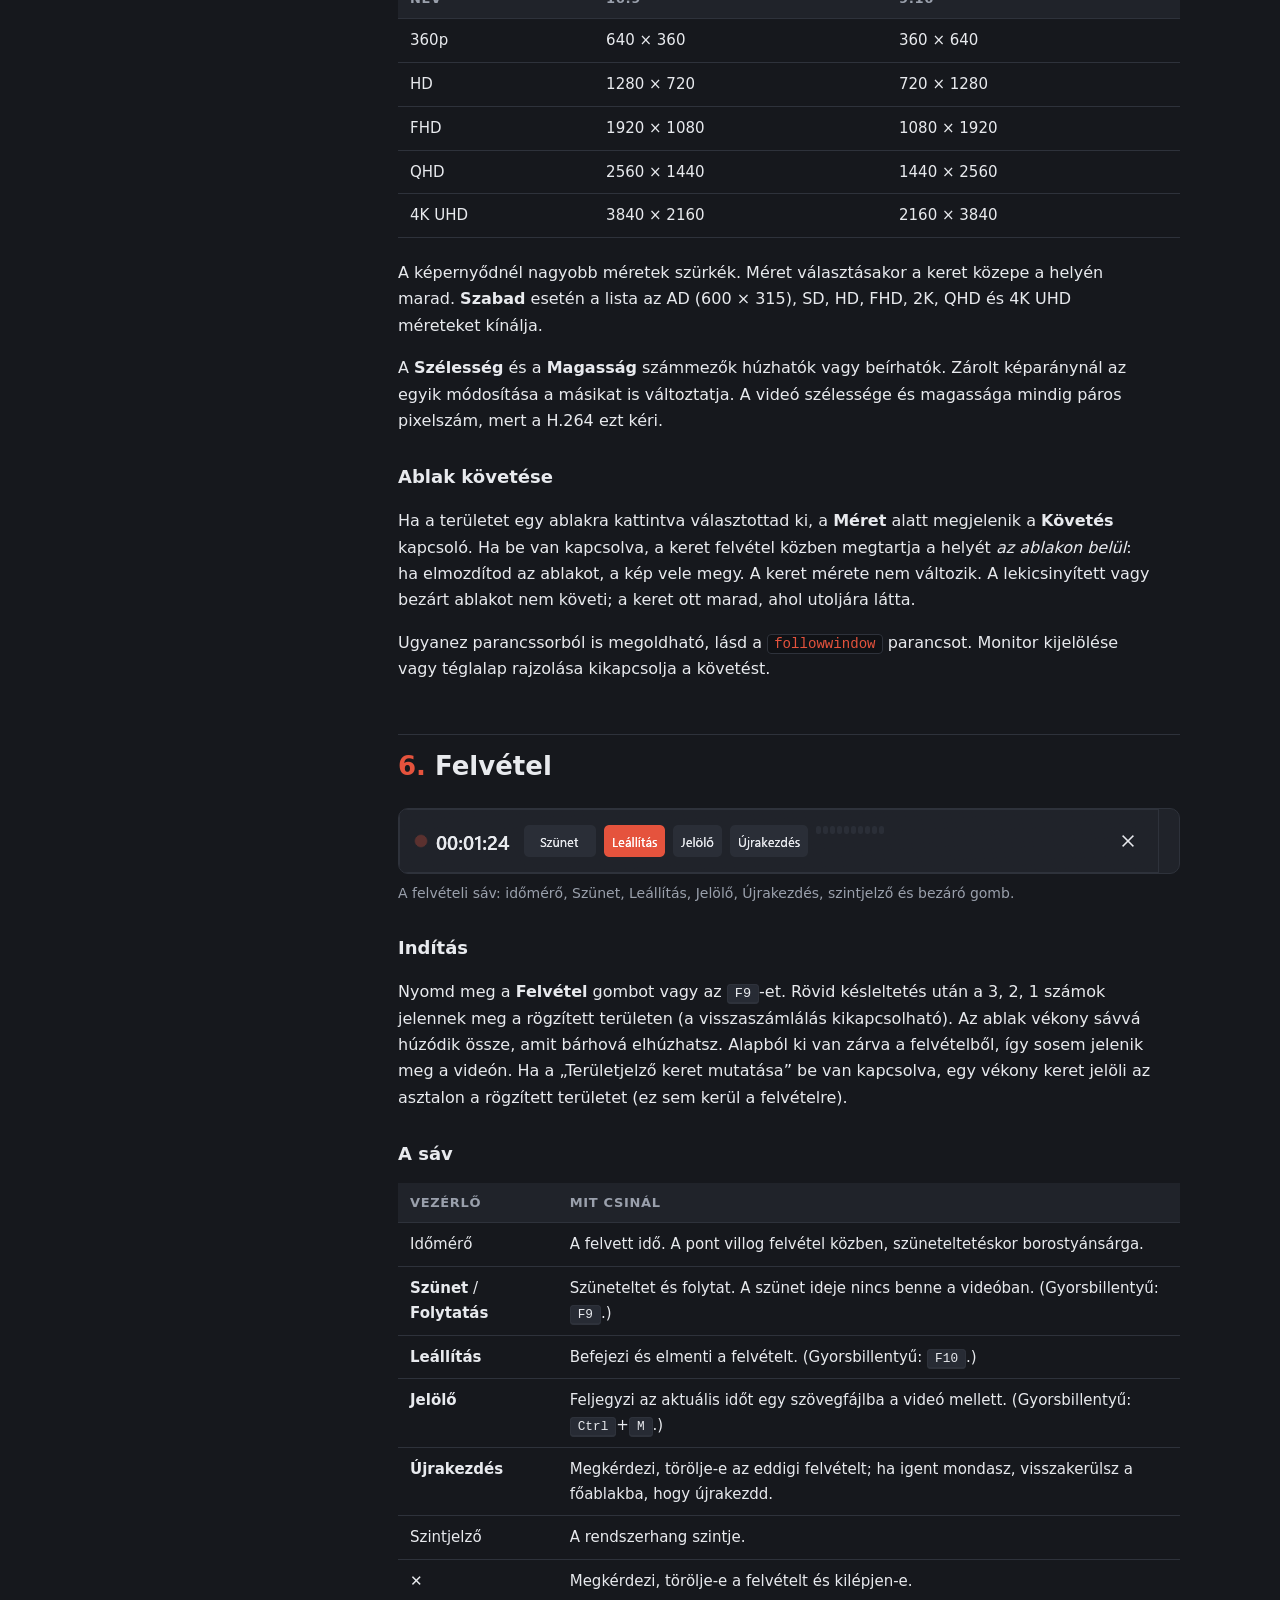
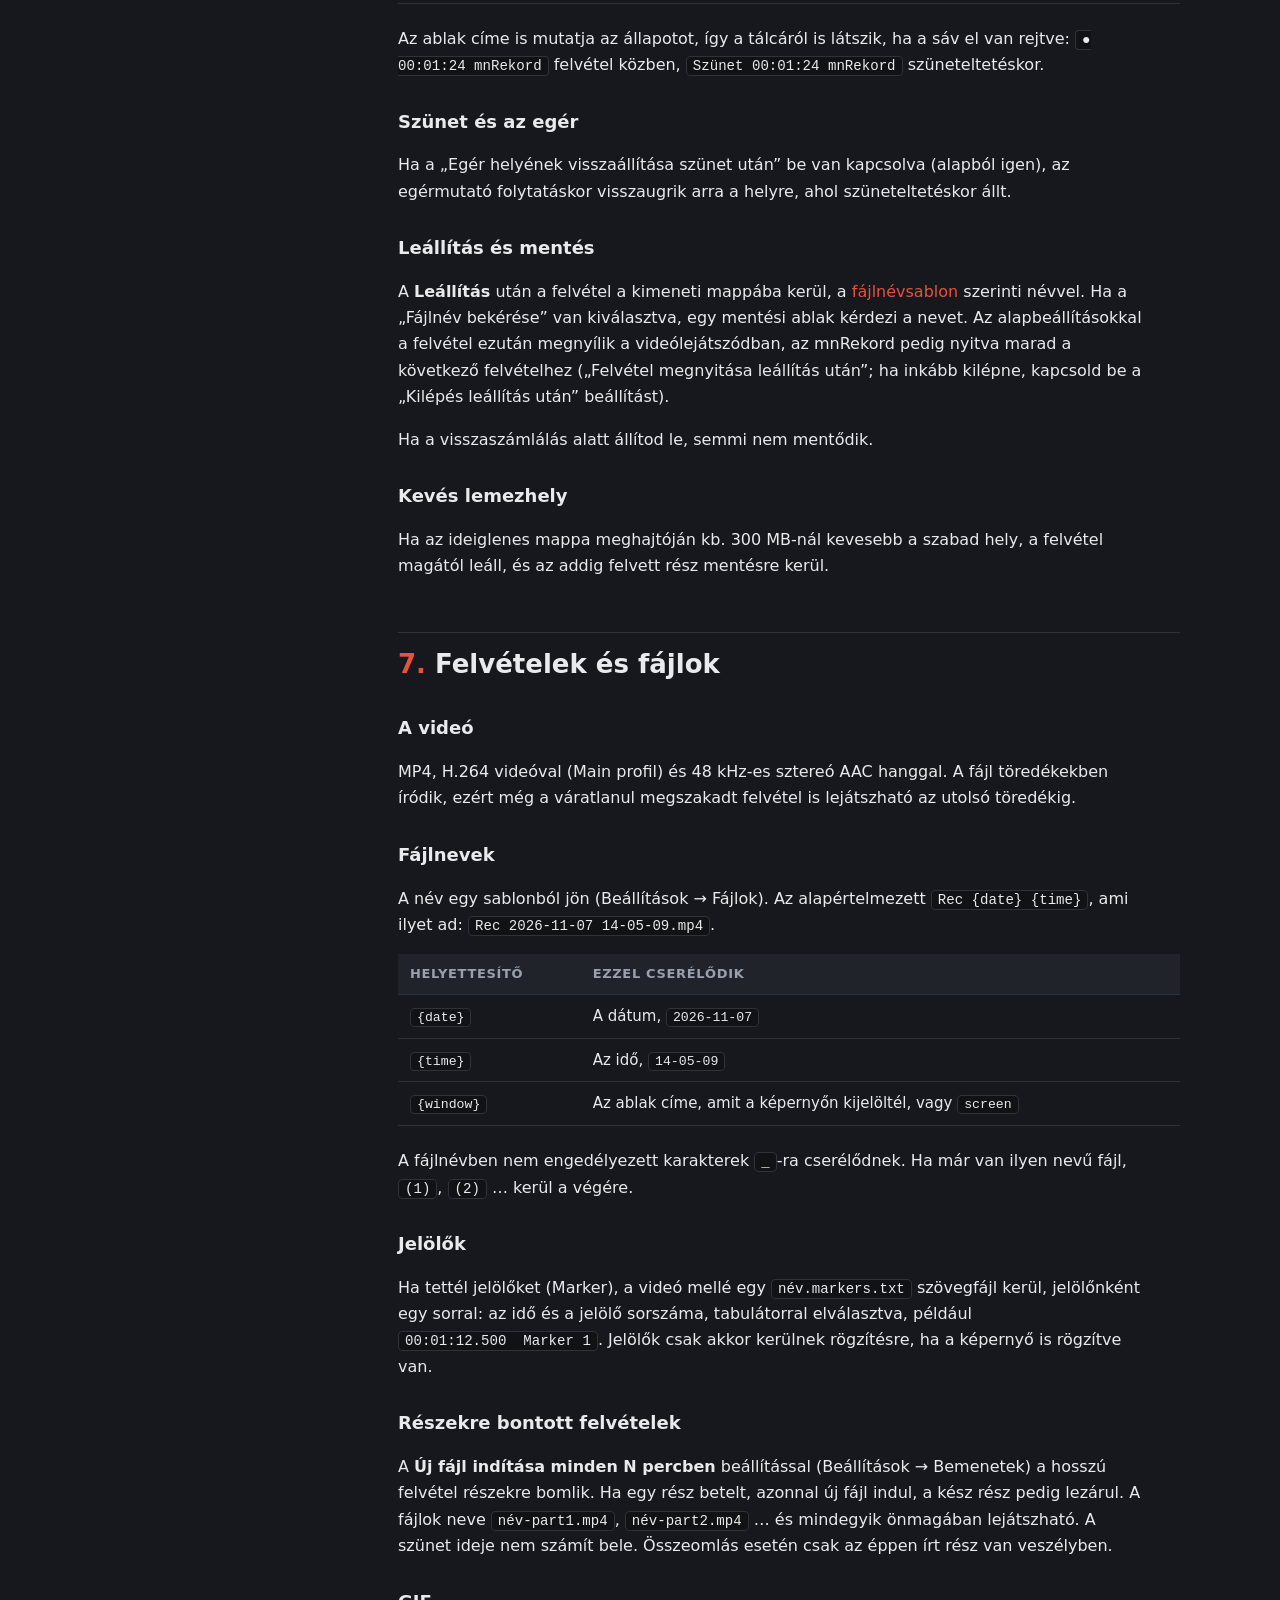
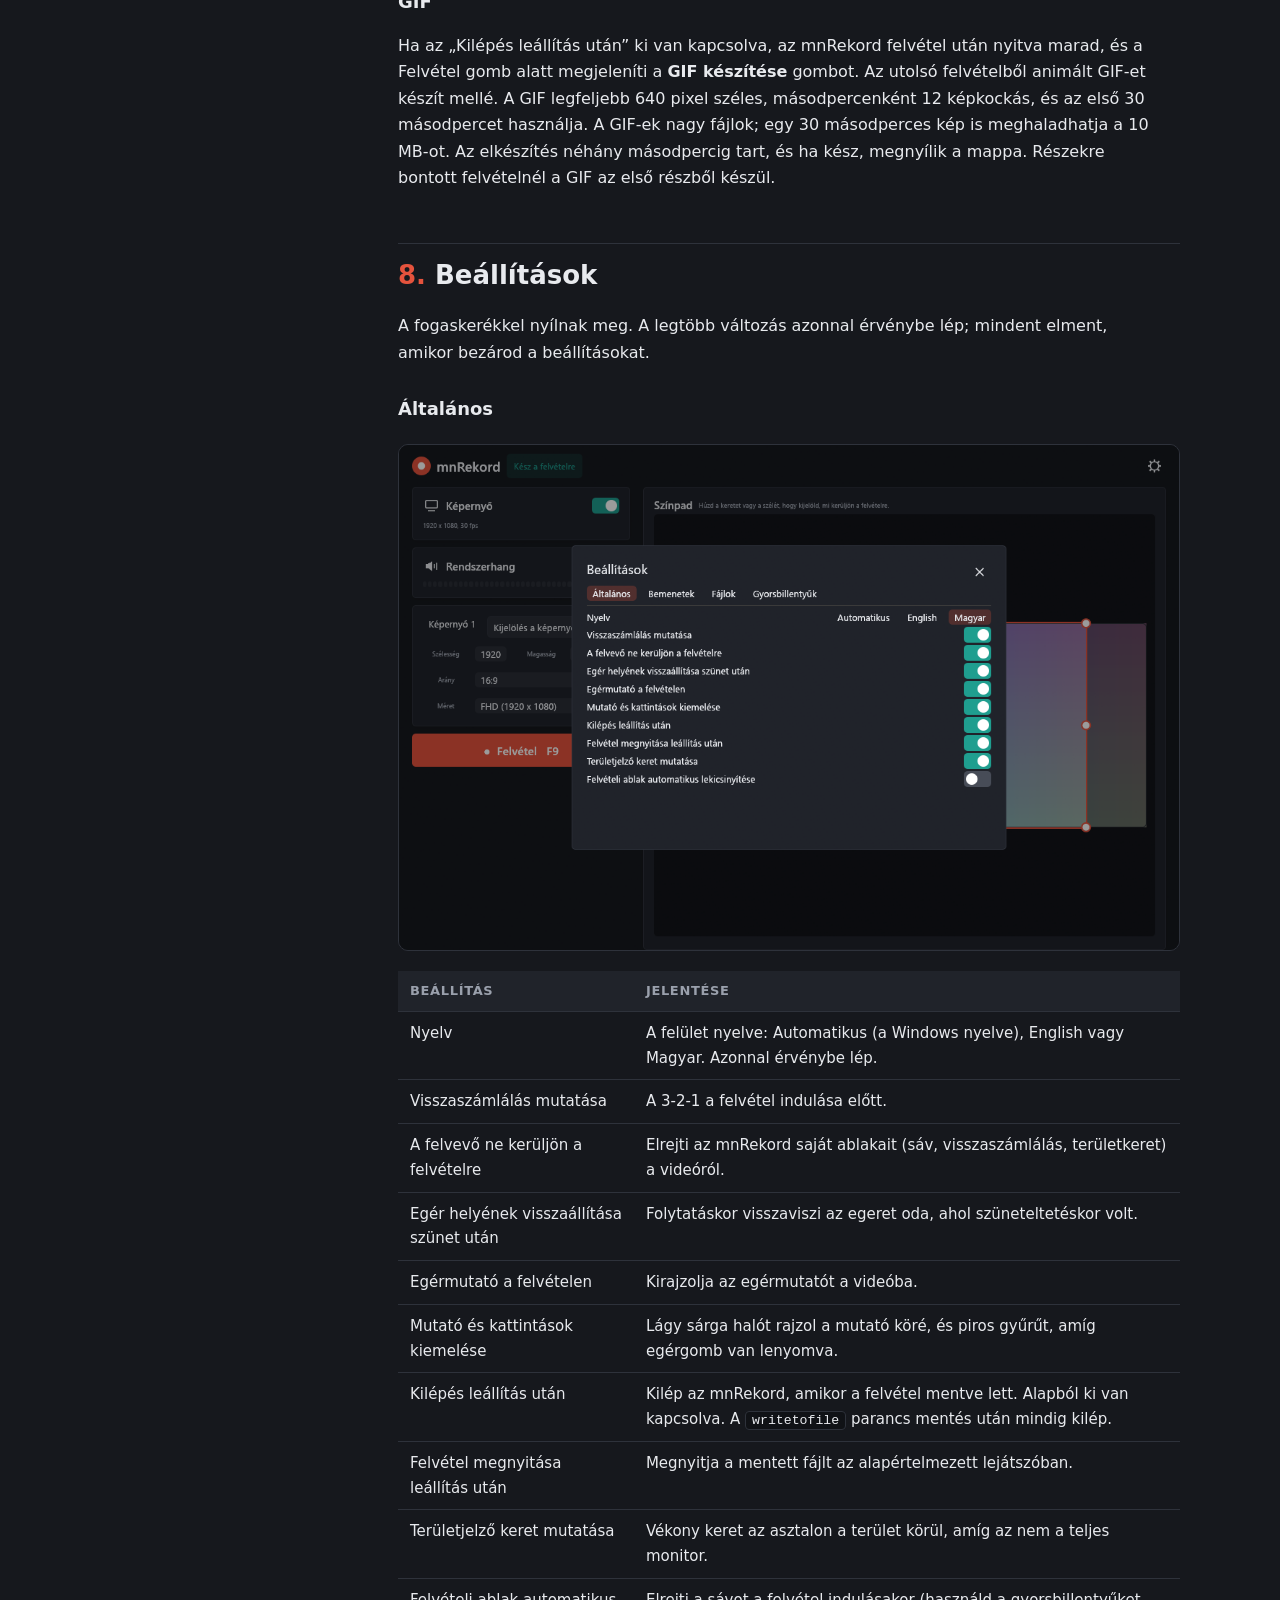
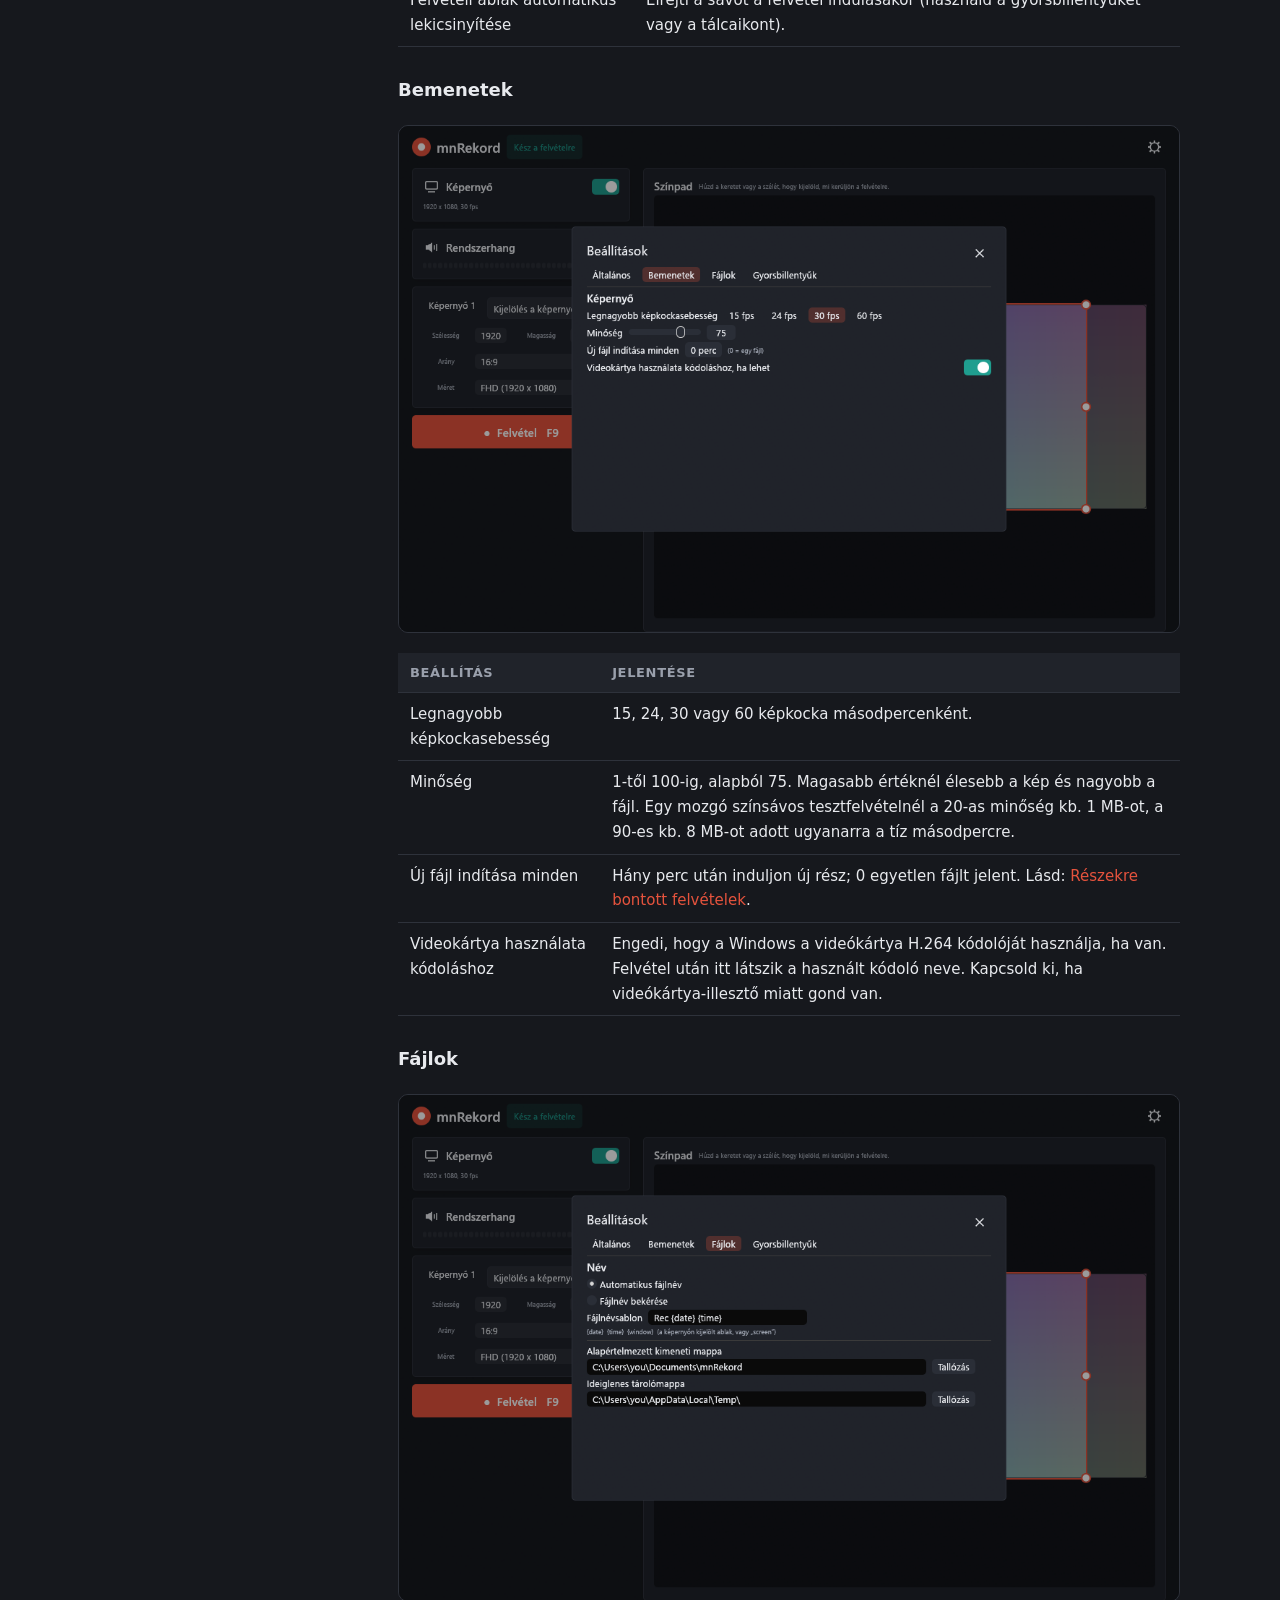
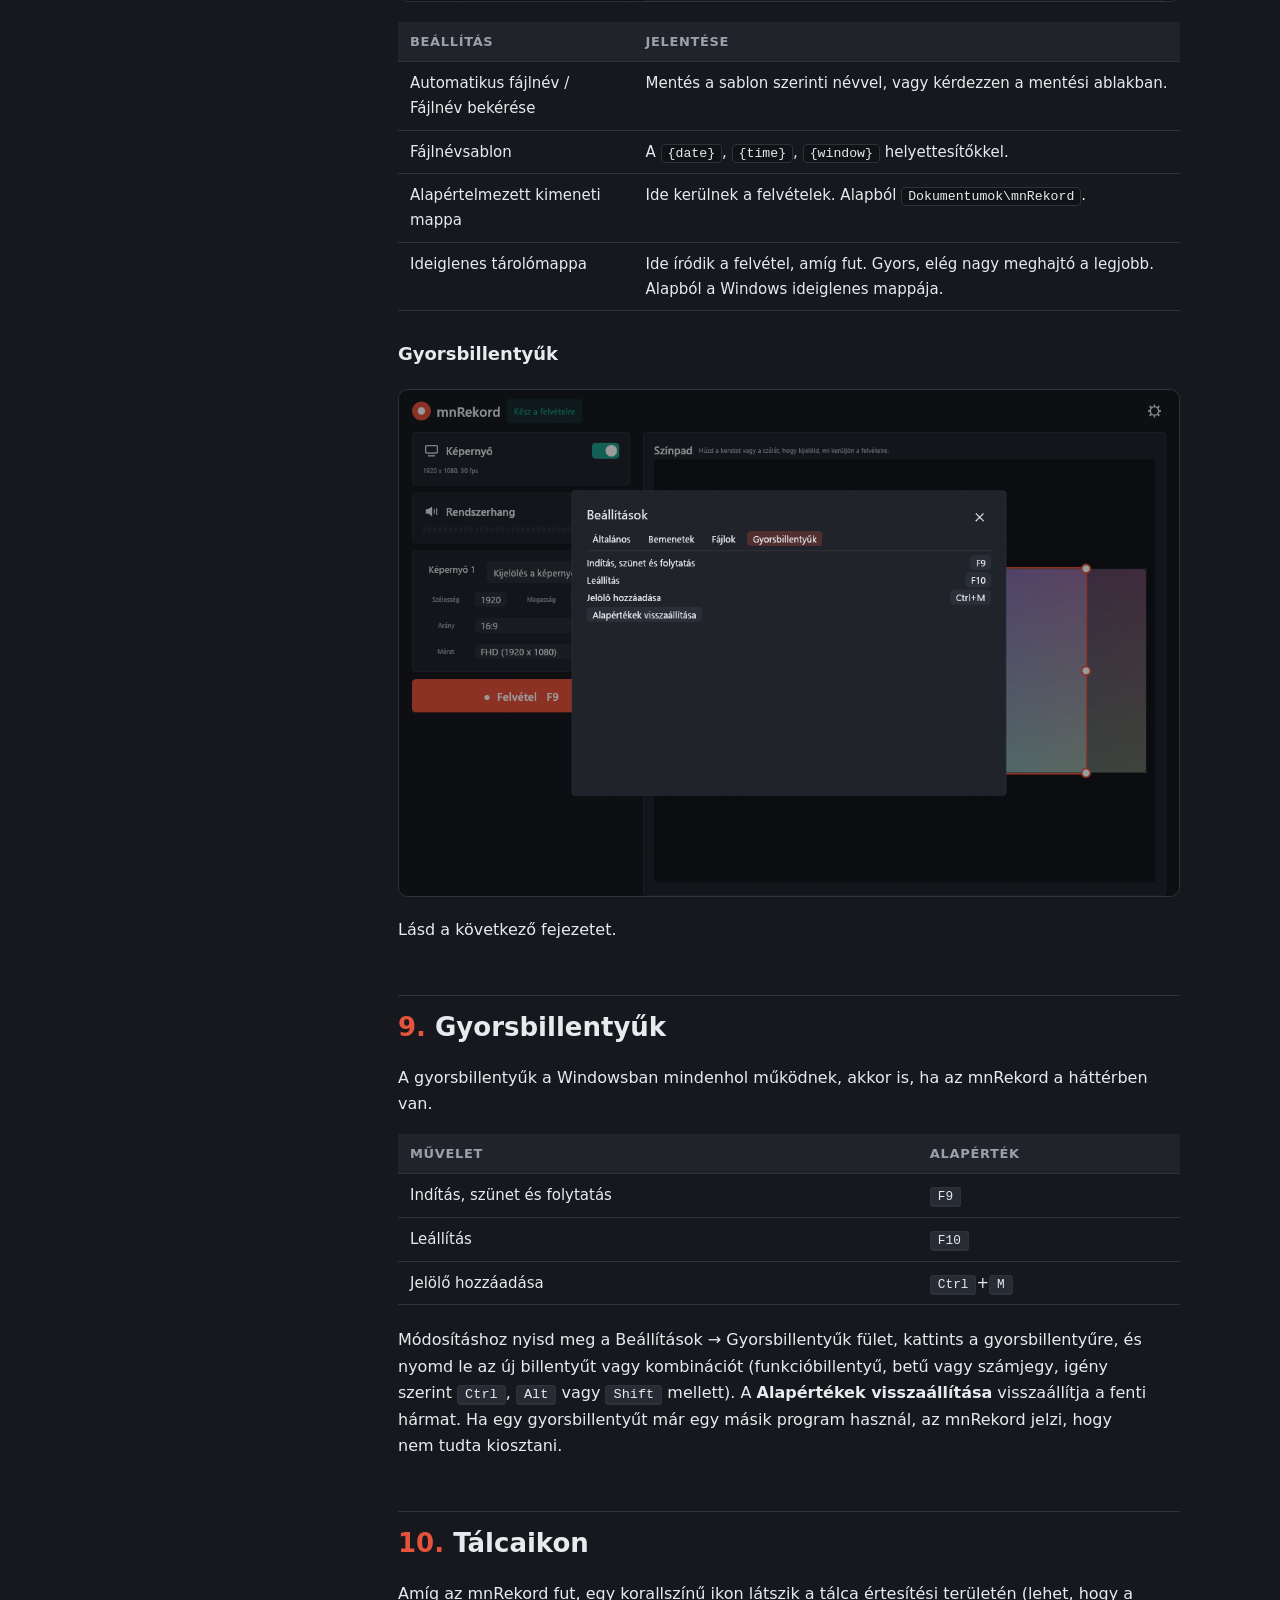
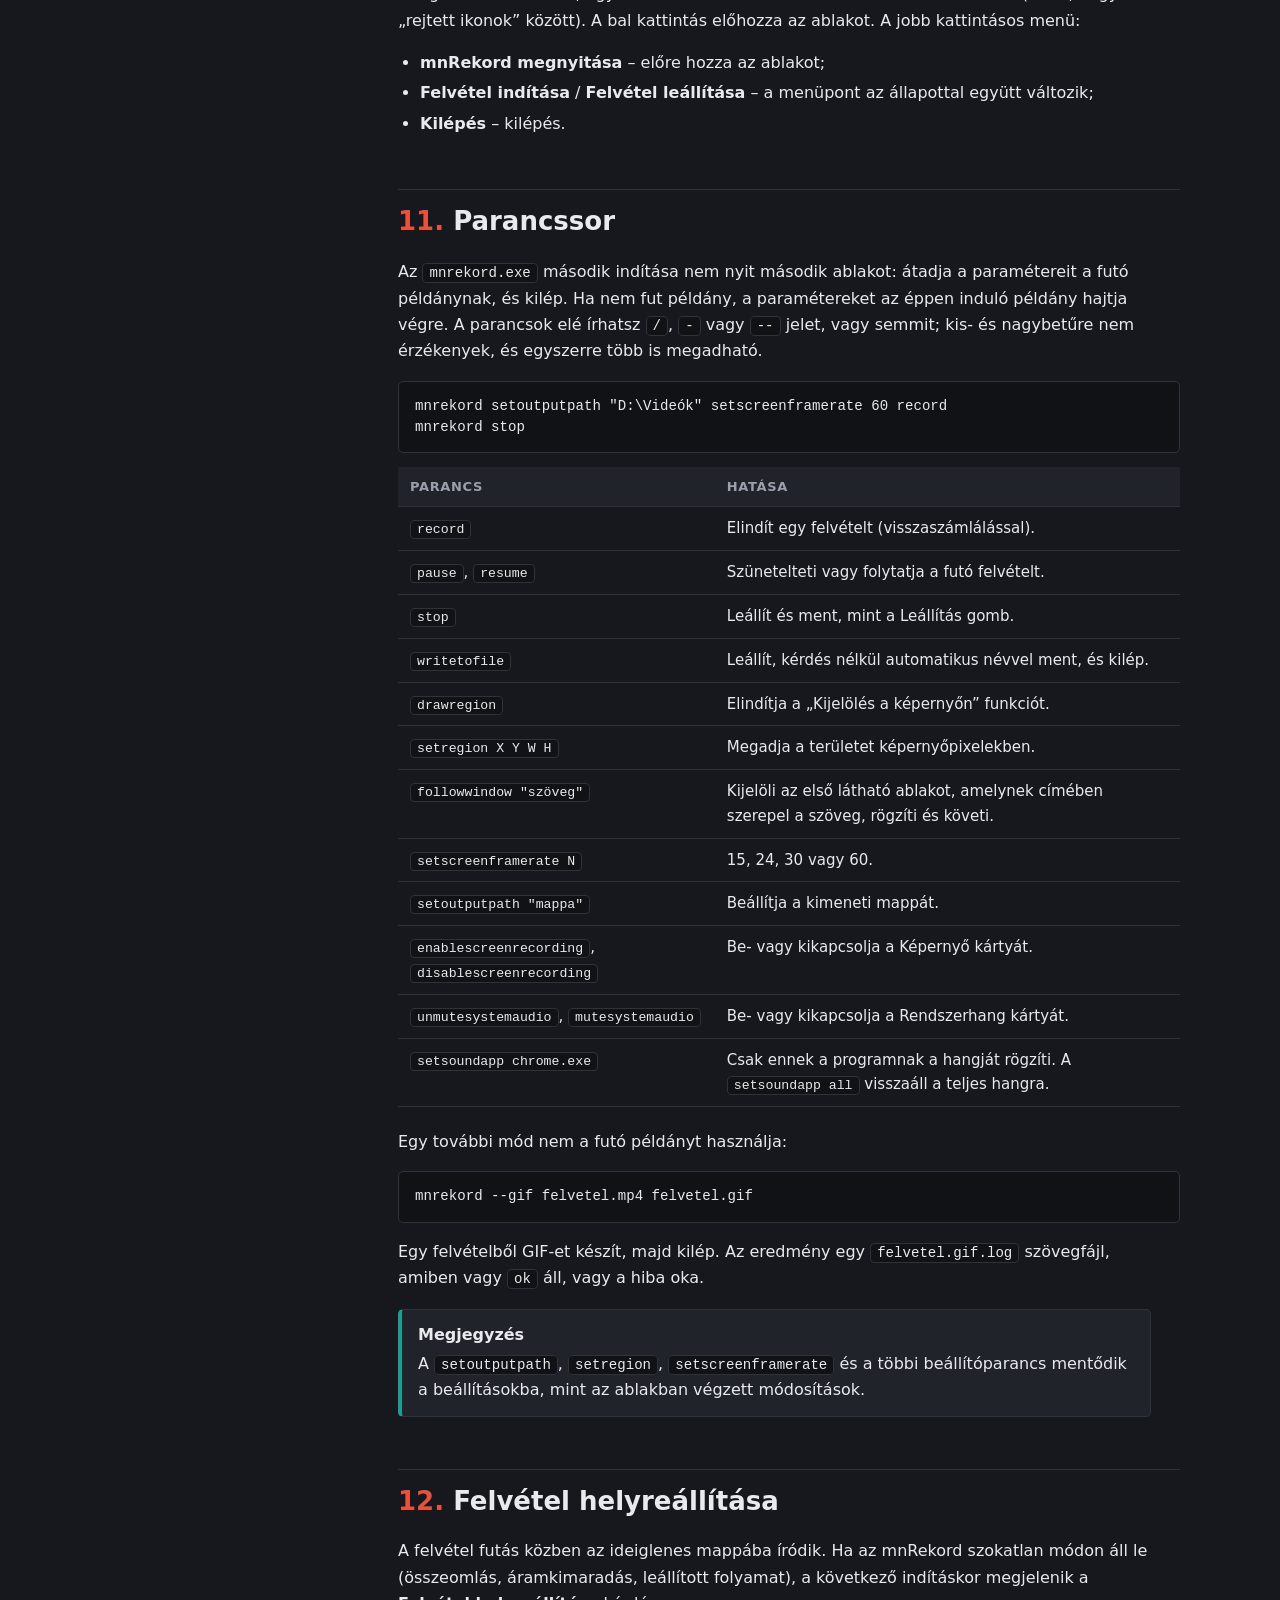
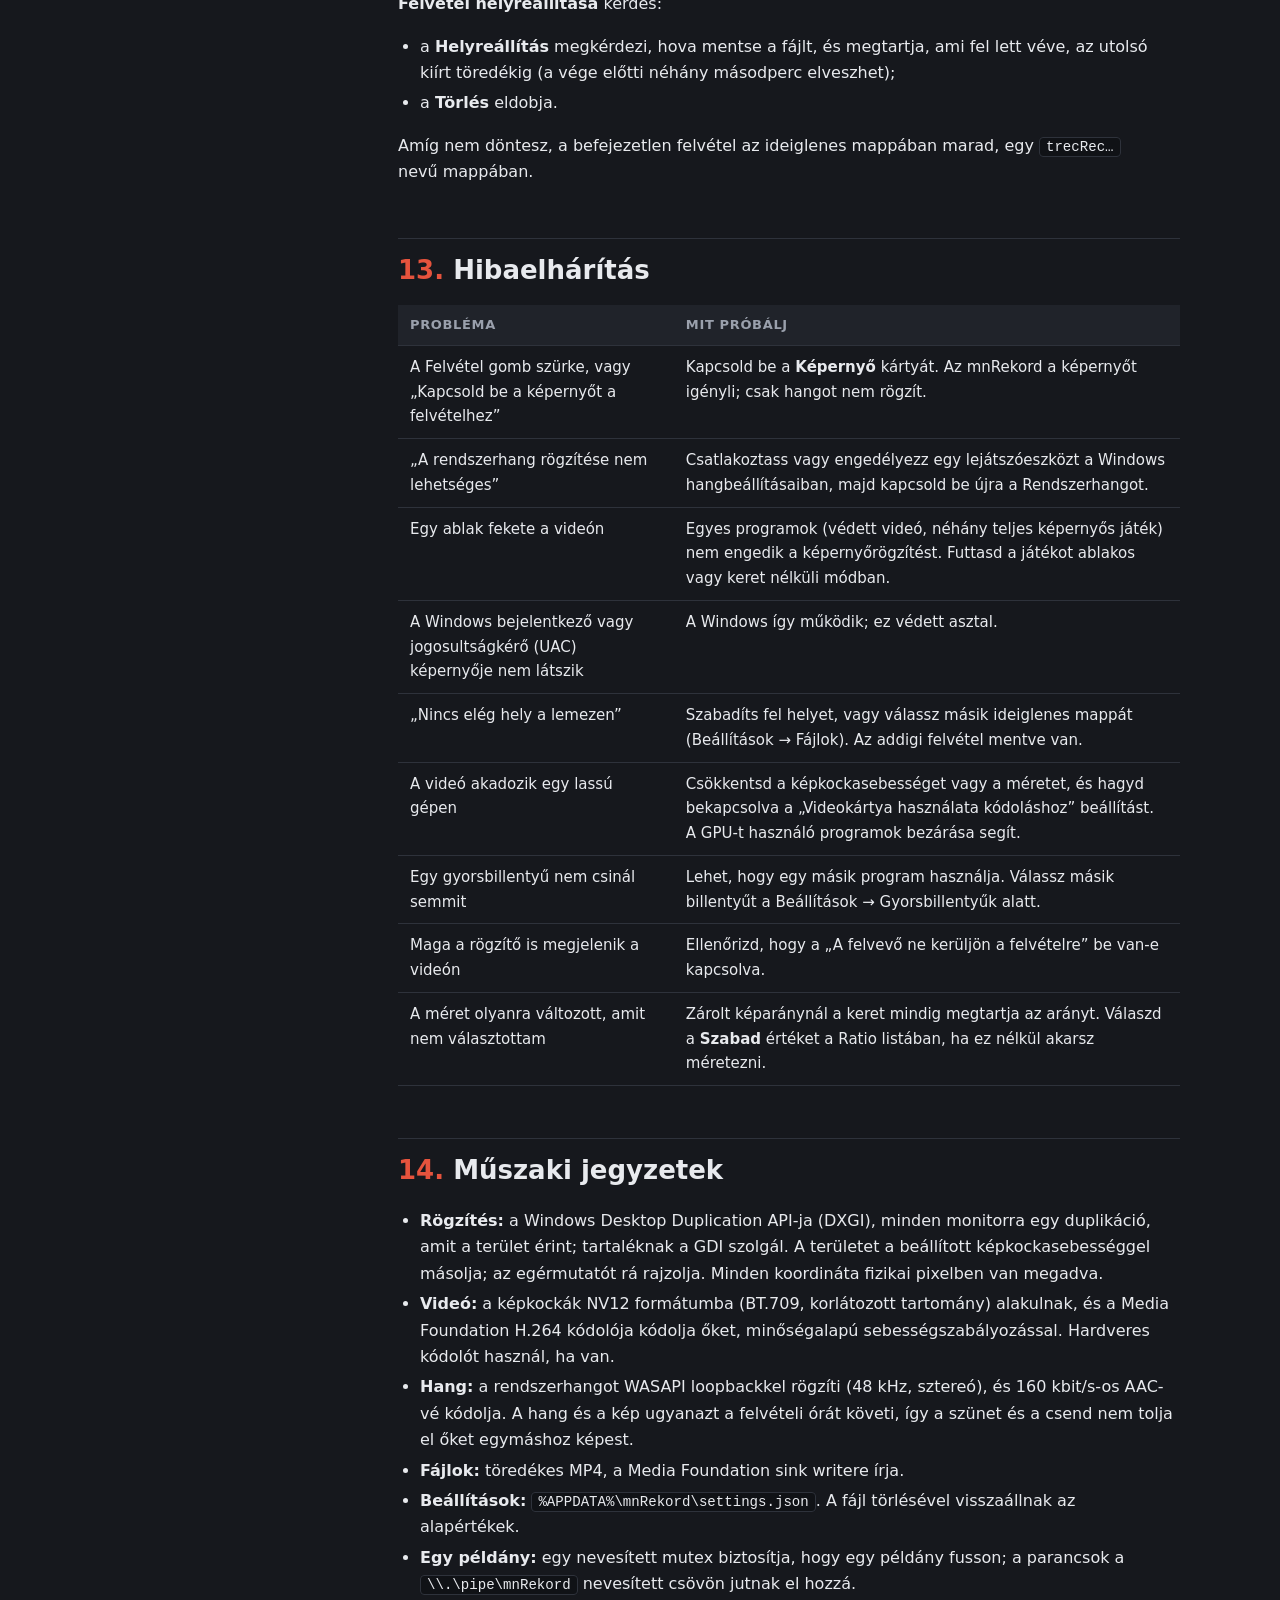
<file: docs/hu/manual.html>
<!doctype html>
<html lang="hu">
<head>
<meta charset="utf-8">
<meta name="viewport" content="width=device-width, initial-scale=1">
<title>mnRekord kézikönyv</title>
<meta name="description" content="Felhasználói kézikönyv az mnRekordhoz, egy Windowsos képernyőrögzítőhöz.">
<link rel="icon" href="../img/icon.png">
<link rel="stylesheet" href="../style.css">
<style>
  .contents { display: none; }
  @media print {
    .contents { display: block; }
    .contents h2 { border: 0; margin-top: 0; counter-increment: none; }
    .contents h2::before { content: none; }
    .contents ol { list-style: none; padding: 0; counter-reset: c; columns: 1; }
    .contents li { counter-increment: c; padding: 3pt 0; border-bottom: 1px dotted #c9ccd3; font-size: 11pt; }
    .contents li::before { content: counter(c) ".  "; color: #c93d28; font-weight: 600; }
  }
</style>
</head>
<body>

<header class="top no-print">
  <div class="wrap">
    <a class="brand" href="index.html"><img src="../img/icon.png" alt="">mnRekord</a>
    <nav>
      <a href="index.html">Főoldal</a>
      <a class="on" href="manual.html">Kézikönyv</a>
      <a href="../mnRekord-kezikonyv.pdf">PDF</a>
      <a href="https://github.com/miklosnemeth/mnRekord">GitHub</a>
      <a href="../manual.html" title="English">EN</a>
    </nav>
  </div>
</header>

<!-- Borítólap: csak nyomtatásban -->
<div class="cover">
  <img class="icon" src="../img/icon.png" alt="">
  <h1>mn<span>Rekord</span></h1>
  <p>Felhasználói kézikönyv</p>
  <img class="shot" src="../img/hu/main.png" alt="">
  <div class="meta">0.3.1 verzió &nbsp;·&nbsp; Windows 10 és 11</div>
</div>

<div class="wrap">
<div class="doc">

<aside class="toc no-print">
  <ol>
    <li><a href="#intro">Bevezetés</a></li>
    <li><a href="#install">Telepítés</a></li>
    <li><a href="#quick">Gyors kezdés</a></li>
    <li><a href="#window">A főablak</a></li>
    <li><a href="#region">Mit rögzítsünk?</a></li>
    <li><a href="#recording">Felvétel</a></li>
    <li><a href="#files">Felvételek és fájlok</a></li>
    <li><a href="#prefs">Beállítások</a></li>
    <li><a href="#shortcuts">Gyorsbillentyűk</a></li>
    <li><a href="#tray">Tálcaikon</a></li>
    <li><a href="#cli">Parancssor</a></li>
    <li><a href="#recovery">Felvétel helyreállítása</a></li>
    <li><a href="#trouble">Hibaelhárítás</a></li>
    <li><a href="#tech">Műszaki jegyzetek</a></li>
    <li><a href="#build">Építés forrásból</a></li>
  </ol>
</aside>

<main class="manual">

<section class="contents">
  <h2>Tartalom</h2>
  <ol>
    <li>Bevezetés</li>
    <li>Telepítés</li>
    <li>Gyors kezdés</li>
    <li>A főablak</li>
    <li>Mit rögzítsünk?</li>
    <li>Felvétel</li>
    <li>Felvételek és fájlok</li>
    <li>Beállítások</li>
    <li>Gyorsbillentyűk</li>
    <li>Tálcaikon</li>
    <li>Parancssor</li>
    <li>Felvétel helyreállítása</li>
    <li>Hibaelhárítás</li>
    <li>Műszaki jegyzetek</li>
    <li>Építés forrásból</li>
  </ol>
</section>

<h1 class="no-print">mnRekord kézikönyv</h1>
<p class="byline no-print">0.3.1 verzió · Windows 10 és 11</p>

<div class="note"><b>A program magyarul is, angolul is használható</b>A felület nyelve a Beállítások → Általános → Nyelv alatt választható: <i>Automatikus</i> (a Windows nyelvét követi), <i>English</i> vagy <i>Magyar</i>. A kézikönyv a magyar feliratokat használja; a képernyőképek is a magyar felületet mutatják.</div>

<h2 id="intro">Bevezetés</h2>
<p>Az mnRekord egy kis Windowsos képernyőrögzítő. Rögzíti a képernyő egy részét, egy teljes monitort vagy egyetlen ablakot, a számítógép hangjával együtt, és az eredményt MP4 videóként menti. Az ablak sötét és egyszerű, és mindent tartalmaz, ami néhány kattintással elindított felvételhez kell.</p>
<p>Mit tud:</p>
<ul>
  <li>rögzít egy területet, egy monitort vagy egy ablakot; a területet a képernyő előnézetén jelölheted ki, vagy közvetlenül az asztalon rajzolhatod meg;</li>
  <li>méretezés közben megtartja a <b>16:9</b> vagy <b>9:16</b> képarányt, kész méretekkel (360p, HD, FHD, QHD, 4K UHD);</li>
  <li>felvétel közben <b>követi az ablakot</b>, így a kép az ablakon marad, ha elmozdítod;</li>
  <li>rögzíti a rendszerhangot (mindent, amit hallasz) AAC-ként, vagy csak egy általad választott program hangját;</li>
  <li>kirajzolja az egérmutatót, opcionális halóval és kattintásgyűrűvel;</li>
  <li>szüneteltet, folytat, jelölőket tesz a felvételbe; a hosszú felvételeket részekre bontja; az utolsó felvételből GIF-et készít;</li>
  <li>vezérelhető globális gyorsbillentyűkkel, tálcaikonnal és parancssorból;</li>
  <li>összeomlás után felajánlja a megszakadt felvétel mentését.</li>
</ul>
<p>Az mnRekord nem rögzít mikrofont és webkamerát.</p>

<h2 id="install">Telepítés</h2>
<h3>Követelmények</h3>
<ul>
  <li>Windows 10 vagy Windows 11, 64 bites.</li>
  <li>Lejátszóeszköz, ha rendszerhangot is akarsz rögzíteni.</li>
  <li>A Windows H.264 és AAC kódolói. Ezek a Windows részei; az „N” kiadásokon előbb telepítsd a Microsoft <i>Media Feature Pack</i> csomagját.</li>
</ul>
<h3>Telepítővel</h3>
<p>Futtasd a <code>mnRekord-0.3.1-setup.exe</code> fájlt. Alapból csak a felhasználódnak telepít, és nem kér rendszergazdai jogot; a párbeszédablak felajánlja a minden felhasználóra telepítést is. Létrehoz egy Start menü bejegyzést, kérésre asztali ikont, és egy eltávolítót (<i>Beállítások → Alkalmazások</i>). A telepítő magyarul és angolul is elérhető.</p>
<div class="note"><b>Windows SmartScreen</b>A telepítő nincs kódaláírással ellátva, ezért a Windows az első indításkor megjelenítheti a „A Windows megvédte a számítógépet” üzenetet. Válaszd a <i>További információ</i>, majd a <i>Futtatás mindenképp</i> gombot. Minden kiadásnál a letöltések mellett ott van az SHA-256 ellenőrzőösszeg; egy fájl ellenőrzéséhez futtasd PowerShellben a <code>Get-FileHash mnRekord-0.3.1-setup.exe</code> parancsot, és hasonlítsd össze az eredményt.</div>
<h3>Telepítés nélkül</h3>
<p>Az <code>mnrekord.exe</code> egyetlen fájl. Másold bárhová, és indítsd el; semmi másra nincs szükség.</p>
<h3>Eltávolítás</h3>
<p>Az mnRekordot a <i>Beállítások → Alkalmazások</i> alatt távolíthatod el. A beállításaid (<code>%APPDATA%\mnRekord</code>) és a felvételeid megmaradnak.</p>

<h2 id="quick">Gyors kezdés</h2>
<ol>
  <li>Indítsd el az mnRekordot. A jobb oldali színpad az asztalodat és egy keretet mutat; a keret az, amit rögzíteni fog.</li>
  <li>Húzd a keretet vagy a fogantyúit arra a területre, amit rögzíteni akarsz. Vagy kattints a <b>Képernyő 1</b> gombra egy teljes monitorhoz, vagy a <b>Kijelölés a képernyőn</b> gombra egy ablak kiválasztásához.</li>
  <li>Válassz méretet a <b>Arány</b> és a <b>Méret</b> listával, például <i>16:9</i> és <i>FHD</i>.</li>
  <li>Nyomd meg a <b>Felvétel</b> gombot (vagy az <kbd>F9</kbd>-et). 3-2-1 visszaszámlálás indul, az ablak pedig vékony sávvá alakul.</li>
  <li>Nyomd meg a <b>Leállítás</b> gombot (vagy az <kbd>F10</kbd>-et). A videó a <code>Dokumentumok\mnRekord</code> mappába kerül, és megnyílik a lejátszódban.</li>
</ol>

<h2 id="window">A főablak</h2>
<figure>
  <div class="shot"><img src="../img/hu/main.png" alt="Az mnRekord főablaka"></div>
  <figcaption>A főablak. A színpadon látható kép egy demókép.</figcaption>
</figure>
<table>
  <tr><th>Rész</th><th>Mit csinál</th></tr>
  <tr><td><b>Állapot</b> (fent, a név mellett)</td><td>„Kész a felvételre”, ha elindítható a felvétel.</td></tr>
  <tr><td><b>Fogaskerék</b> (jobb felül)</td><td>Megnyitja a <a href="#prefs">Beállításokat</a>.</td></tr>
  <tr><td><b>Képernyő</b> kártya</td><td>Kapcsoló a képernyő rögzítéséhez. Mutatja a videó méretét és képkockasebességét, például <i>1920 x 1080, 30 fps</i>.</td></tr>
  <tr><td><b>Rendszerhang</b> kártya</td><td>Kapcsoló a számítógép hangjának rögzítéséhez, szintjelzővel, ami mozog, amíg valami szól. A szintjelző alatti listából választhatsz: <b>Minden hang</b>, vagy egy program, aminek van nyitott ablaka, például egy böngésző vagy egy lejátszó. Ilyenkor csak annak a programnak (és segédfolyamatainak) a hangja kerül a felvételre, így a háttérzene és az értesítések kimaradnak. A választás nem függ a felvett kerettől, és megmarad. Windows 10 2004-es vagy újabb verzió kell hozzá. Ha a program indításkor nem fut, vagy a hangját nem lehet rögzíteni, az mnRekord szól, és a teljes rendszerhangot rögzíti.</td></tr>
  <tr><td><b>Terület</b> kártya</td><td>Monitorok, <b>Kijelölés a képernyőn</b>, szélesség és magasság, <b>Arány</b>, <b>Méret</b> és <b>Követés</b>. Lásd: <a href="#region">Mit rögzítsünk?</a></td></tr>
  <tr><td><b>Felvétel</b> gomb</td><td>Elindítja a felvételt. Mutatja a gyorsbillentyűt (<kbd>F9</kbd>). Szürke, ha semmi nincs bekapcsolva rögzítésre.</td></tr>
  <tr><td><b>Utolsó felvétel</b> és <b>GIF készítése</b></td><td>Felvétel után jelennek meg a Felvétel gomb alatt, ha az „Kilépés leállítás után” ki van kapcsolva (különben a program már kilépett). Lásd: <a href="#files">Felvételek és fájlok</a>.</td></tr>
  <tr><td><b>Színpad</b></td><td>Az összes monitorod élő képe, benne a keret, amit rögzíteni fogsz.</td></tr>
</table>
<div class="note"><b>Megjegyzés</b>A színpad másodpercenként kb. 30-szor frissül, és leáll, amíg az ablak le van kicsinyítve. A rögzítő saját ablaka el van rejtve a képről.</div>

<h2 id="region">Mit rögzítsünk?</h2>
<h3>A keret a színpadon</h3>
<ul>
  <li><b>Mozgatás:</b> húzd a keret belsejét.</li>
  <li><b>Átméretezés:</b> húzd valamelyik a nyolc fogantyút (négy sarok, négy oldal közepe).</li>
  <li>Zárolt képaránynál a <b>sarok</b> a szemközti sarokból nő, és az egér bármilyen irányú mozgását követi. Az <b>oldalfogantyú</b> a keret közepe körül nő, és ha a keret kilépne a képernyőről, visszatolódik, így a fogantyú sosem akad el.</li>
  <li><b>Szabad</b> képaránynál az oldalak és a sarkok megkötés nélkül méretezik a keretet.</li>
</ul>
<h3>Monitorok</h3>
<p>A <b>Képernyő 1</b>, <b>Képernyő 2</b> … gombok egy teljes monitort jelölnek ki. Zárolt képaránynál az adott arányú legnagyobb keret fér be a monitorba, középre igazítva.</p>
<h3>Kijelölés a képernyőn</h3>
<p>Az ablak eltűnik, és az asztalod állóképe borítja a képernyőt. Ezután:</p>
<ul>
  <li><b>kattints</b> egy ablakra vagy monitorra a rögzítéséhez (az ablakot az épp aktuális helyén, látható keretével rögzíti);</li>
  <li>vagy <b>húzz</b> egy téglalapot; az egérmutató melletti nagyító segít a pontos pixel eltalálásában;</li>
  <li>az <kbd>Esc</kbd> megszakítja.</li>
</ul>
<p>Ha ablakot választasz, megjelenik a <b>Követés</b> kapcsoló (lásd lejjebb).</p>
<h3>Arány és méret</h3>
<p>A <b>Arány</b> lista az alapbeállítás: <i>16:9</i>, <i>9:16</i> vagy <i>Szabad</i>. 16:9 vagy 9:16 esetén a keret mindig megtartja az arányt, bármit csinálsz vele, a <b>Méret</b> lista pedig az adott arányú méreteket kínálja:</p>
<table>
  <tr><th>Név</th><th>16:9</th><th>9:16</th></tr>
  <tr><td>360p</td><td>640 × 360</td><td>360 × 640</td></tr>
  <tr><td>HD</td><td>1280 × 720</td><td>720 × 1280</td></tr>
  <tr><td>FHD</td><td>1920 × 1080</td><td>1080 × 1920</td></tr>
  <tr><td>QHD</td><td>2560 × 1440</td><td>1440 × 2560</td></tr>
  <tr><td>4K UHD</td><td>3840 × 2160</td><td>2160 × 3840</td></tr>
</table>
<p>A képernyődnél nagyobb méretek szürkék. Méret választásakor a keret közepe a helyén marad. <b>Szabad</b> esetén a lista az AD (600 × 315), SD, HD, FHD, 2K, QHD és 4K UHD méreteket kínálja.</p>
<p>A <b>Szélesség</b> és a <b>Magasság</b> számmezők húzhatók vagy beírhatók. Zárolt képaránynál az egyik módosítása a másikat is változtatja. A videó szélessége és magassága mindig páros pixelszám, mert a H.264 ezt kéri.</p>
<h3>Ablak követése</h3>
<p>Ha a területet egy ablakra kattintva választottad ki, a <b>Méret</b> alatt megjelenik a <b>Követés</b> kapcsoló. Ha be van kapcsolva, a keret felvétel közben megtartja a helyét <i>az ablakon belül</i>: ha elmozdítod az ablakot, a kép vele megy. A keret mérete nem változik. A lekicsinyített vagy bezárt ablakot nem követi; a keret ott marad, ahol utoljára látta.</p>
<p>Ugyanez parancssorból is megoldható, lásd a <a href="#cli"><code>followwindow</code></a> parancsot. Monitor kijelölése vagy téglalap rajzolása kikapcsolja a követést.</p>

<h2 id="recording">Felvétel</h2>
<figure>
  <div class="shot"><img src="../img/hu/bar.png" alt="A felvételi sáv"></div>
  <figcaption>A felvételi sáv: időmérő, Szünet, Leállítás, Jelölő, Újrakezdés, szintjelző és bezáró gomb.</figcaption>
</figure>
<h3>Indítás</h3>
<p>Nyomd meg a <b>Felvétel</b> gombot vagy az <kbd>F9</kbd>-et. Rövid késleltetés után a 3, 2, 1 számok jelennek meg a rögzített területen (a visszaszámlálás kikapcsolható). Az ablak vékony sávvá húzódik össze, amit bárhová elhúzhatsz. Alapból ki van zárva a felvételből, így sosem jelenik meg a videón. Ha a „Területjelző keret mutatása” be van kapcsolva, egy vékony keret jelöli az asztalon a rögzített területet (ez sem kerül a felvételre).</p>
<h3>A sáv</h3>
<table>
  <tr><th>Vezérlő</th><th>Mit csinál</th></tr>
  <tr><td>Időmérő</td><td>A felvett idő. A pont villog felvétel közben, szüneteltetéskor borostyánsárga.</td></tr>
  <tr><td><b>Szünet</b> / <b>Folytatás</b></td><td>Szüneteltet és folytat. A szünet ideje nincs benne a videóban. (Gyorsbillentyű: <kbd>F9</kbd>.)</td></tr>
  <tr><td><b>Leállítás</b></td><td>Befejezi és elmenti a felvételt. (Gyorsbillentyű: <kbd>F10</kbd>.)</td></tr>
  <tr><td><b>Jelölő</b></td><td>Feljegyzi az aktuális időt egy szövegfájlba a videó mellett. (Gyorsbillentyű: <kbd>Ctrl</kbd>+<kbd>M</kbd>.)</td></tr>
  <tr><td><b>Újrakezdés</b></td><td>Megkérdezi, törölje-e az eddigi felvételt; ha igent mondasz, visszakerülsz a főablakba, hogy újrakezdd.</td></tr>
  <tr><td>Szintjelző</td><td>A rendszerhang szintje.</td></tr>
  <tr><td><b>✕</b></td><td>Megkérdezi, törölje-e a felvételt és kilépjen-e.</td></tr>
</table>
<p>Az ablak címe is mutatja az állapotot, így a tálcáról is látszik, ha a sáv el van rejtve: <code>● 00:01:24  mnRekord</code> felvétel közben, <code>Szünet 00:01:24  mnRekord</code> szüneteltetéskor.</p>
<h3>Szünet és az egér</h3>
<p>Ha a „Egér helyének visszaállítása szünet után” be van kapcsolva (alapból igen), az egérmutató folytatáskor visszaugrik arra a helyre, ahol szüneteltetéskor állt.</p>
<h3>Leállítás és mentés</h3>
<p>A <b>Leállítás</b> után a felvétel a kimeneti mappába kerül, a <a href="#files">fájlnévsablon</a> szerinti névvel. Ha a „Fájlnév bekérése” van kiválasztva, egy mentési ablak kérdezi a nevet. Az alapbeállításokkal a felvétel ezután megnyílik a videólejátszódban, az mnRekord pedig nyitva marad a következő felvételhez („Felvétel megnyitása leállítás után”; ha inkább kilépne, kapcsold be a „Kilépés leállítás után” beállítást).</p>
<p>Ha a visszaszámlálás alatt állítod le, semmi nem mentődik.</p>
<h3>Kevés lemezhely</h3>
<p>Ha az ideiglenes mappa meghajtóján kb. 300 MB-nál kevesebb a szabad hely, a felvétel magától leáll, és az addig felvett rész mentésre kerül.</p>

<h2 id="files">Felvételek és fájlok</h2>
<h3>A videó</h3>
<p>MP4, H.264 videóval (Main profil) és 48 kHz-es sztereó AAC hanggal. A fájl töredékekben íródik, ezért még a váratlanul megszakadt felvétel is lejátszható az utolsó töredékig.</p>
<h3>Fájlnevek</h3>
<p>A név egy sablonból jön (Beállítások → Fájlok). Az alapértelmezett <code>Rec {date} {time}</code>, ami ilyet ad: <code>Rec 2026-11-07 14-05-09.mp4</code>.</p>
<table>
  <tr><th>Helyettesítő</th><th>Ezzel cserélődik</th></tr>
  <tr><td><code>{date}</code></td><td>A dátum, <code>2026-11-07</code></td></tr>
  <tr><td><code>{time}</code></td><td>Az idő, <code>14-05-09</code></td></tr>
  <tr><td><code>{window}</code></td><td>Az ablak címe, amit a képernyőn kijelöltél, vagy <code>screen</code></td></tr>
</table>
<p>A fájlnévben nem engedélyezett karakterek <code>_</code>-ra cserélődnek. Ha már van ilyen nevű fájl, <code>(1)</code>, <code>(2)</code> … kerül a végére.</p>
<h3>Jelölők</h3>
<p>Ha tettél jelölőket (Marker), a videó mellé egy <code>név.markers.txt</code> szövegfájl kerül, jelölőnként egy sorral: az idő és a jelölő sorszáma, tabulátorral elválasztva, például <code>00:01:12.500&nbsp;&nbsp;Marker 1</code>. Jelölők csak akkor kerülnek rögzítésre, ha a képernyő is rögzítve van.</p>
<h3>Részekre bontott felvételek</h3>
<p>A <b>Új fájl indítása minden N percben</b> beállítással (Beállítások → Bemenetek) a hosszú felvétel részekre bomlik. Ha egy rész betelt, azonnal új fájl indul, a kész rész pedig lezárul. A fájlok neve <code>név-part1.mp4</code>, <code>név-part2.mp4</code> … és mindegyik önmagában lejátszható. A szünet ideje nem számít bele. Összeomlás esetén csak az éppen írt rész van veszélyben.</p>
<h3>GIF</h3>
<p>Ha az „Kilépés leállítás után” ki van kapcsolva, az mnRekord felvétel után nyitva marad, és a Felvétel gomb alatt megjeleníti a <b>GIF készítése</b> gombot. Az utolsó felvételből animált GIF-et készít mellé. A GIF legfeljebb 640 pixel széles, másodpercenként 12 képkockás, és az első 30 másodpercet használja. A GIF-ek nagy fájlok; egy 30 másodperces kép is meghaladhatja a 10 MB-ot. Az elkészítés néhány másodpercig tart, és ha kész, megnyílik a mappa. Részekre bontott felvételnél a GIF az első részből készül.</p>

<h2 id="prefs">Beállítások</h2>
<p>A fogaskerékkel nyílnak meg. A legtöbb változás azonnal érvénybe lép; mindent elment, amikor bezárod a beállításokat.</p>
<h3>Általános</h3>
<figure>
  <div class="shot"><img src="../img/hu/prefs0.png" alt="Beállítások, General"></div>
</figure>
<table>
  <tr><th>Beállítás</th><th>Jelentése</th></tr>
  <tr><td>Nyelv</td><td>A felület nyelve: Automatikus (a Windows nyelve), English vagy Magyar. Azonnal érvénybe lép.</td></tr>
  <tr><td>Visszaszámlálás mutatása</td><td>A 3-2-1 a felvétel indulása előtt.</td></tr>
  <tr><td>A felvevő ne kerüljön a felvételre</td><td>Elrejti az mnRekord saját ablakait (sáv, visszaszámlálás, területkeret) a videóról.</td></tr>
  <tr><td>Egér helyének visszaállítása szünet után</td><td>Folytatáskor visszaviszi az egeret oda, ahol szüneteltetéskor volt.</td></tr>
  <tr><td>Egérmutató a felvételen</td><td>Kirajzolja az egérmutatót a videóba.</td></tr>
  <tr><td>Mutató és kattintások kiemelése</td><td>Lágy sárga halót rajzol a mutató köré, és piros gyűrűt, amíg egérgomb van lenyomva.</td></tr>
  <tr><td>Kilépés leállítás után</td><td>Kilép az mnRekord, amikor a felvétel mentve lett. Alapból ki van kapcsolva. A <code>writetofile</code> parancs mentés után mindig kilép.</td></tr>
  <tr><td>Felvétel megnyitása leállítás után</td><td>Megnyitja a mentett fájlt az alapértelmezett lejátszóban.</td></tr>
  <tr><td>Területjelző keret mutatása</td><td>Vékony keret az asztalon a terület körül, amíg az nem a teljes monitor.</td></tr>
  <tr><td>Felvételi ablak automatikus lekicsinyítése</td><td>Elrejti a sávot a felvétel indulásakor (használd a gyorsbillentyűket vagy a tálcaikont).</td></tr>
</table>
<h3>Bemenetek</h3>
<figure>
  <div class="shot"><img src="../img/hu/prefs1.png" alt="Beállítások, Inputs"></div>
</figure>
<table>
  <tr><th>Beállítás</th><th>Jelentése</th></tr>
  <tr><td>Legnagyobb képkockasebesség</td><td>15, 24, 30 vagy 60 képkocka másodpercenként.</td></tr>
  <tr><td>Minőség</td><td>1-től 100-ig, alapból 75. Magasabb értéknél élesebb a kép és nagyobb a fájl. Egy mozgó színsávos tesztfelvételnél a 20-as minőség kb. 1 MB-ot, a 90-es kb. 8 MB-ot adott ugyanarra a tíz másodpercre.</td></tr>
  <tr><td>Új fájl indítása minden</td><td>Hány perc után induljon új rész; 0 egyetlen fájlt jelent. Lásd: <a href="#files">Részekre bontott felvételek</a>.</td></tr>
  <tr><td>Videokártya használata kódoláshoz</td><td>Engedi, hogy a Windows a videókártya H.264 kódolóját használja, ha van. Felvétel után itt látszik a használt kódoló neve. Kapcsold ki, ha videókártya-illesztő miatt gond van.</td></tr>
</table>
<h3>Fájlok</h3>
<figure>
  <div class="shot"><img src="../img/hu/prefs2.png" alt="Beállítások, Files"></div>
</figure>
<table>
  <tr><th>Beállítás</th><th>Jelentése</th></tr>
  <tr><td>Automatikus fájlnév / Fájlnév bekérése</td><td>Mentés a sablon szerinti névvel, vagy kérdezzen a mentési ablakban.</td></tr>
  <tr><td>Fájlnévsablon</td><td>A <code>{date}</code>, <code>{time}</code>, <code>{window}</code> helyettesítőkkel.</td></tr>
  <tr><td>Alapértelmezett kimeneti mappa</td><td>Ide kerülnek a felvételek. Alapból <code>Dokumentumok\mnRekord</code>.</td></tr>
  <tr><td>Ideiglenes tárolómappa</td><td>Ide íródik a felvétel, amíg fut. Gyors, elég nagy meghajtó a legjobb. Alapból a Windows ideiglenes mappája.</td></tr>
</table>
<h3>Gyorsbillentyűk</h3>
<figure>
  <div class="shot"><img src="../img/hu/prefs3.png" alt="Beállítások, Shortcuts"></div>
</figure>
<p>Lásd a következő fejezetet.</p>

<h2 id="shortcuts">Gyorsbillentyűk</h2>
<p>A gyorsbillentyűk a Windowsban mindenhol működnek, akkor is, ha az mnRekord a háttérben van.</p>
<table>
  <tr><th>Művelet</th><th>Alapérték</th></tr>
  <tr><td>Indítás, szünet és folytatás</td><td><kbd>F9</kbd></td></tr>
  <tr><td>Leállítás</td><td><kbd>F10</kbd></td></tr>
  <tr><td>Jelölő hozzáadása</td><td><kbd>Ctrl</kbd>+<kbd>M</kbd></td></tr>
</table>
<p>Módosításhoz nyisd meg a Beállítások → Gyorsbillentyűk fület, kattints a gyorsbillentyűre, és nyomd le az új billentyűt vagy kombinációt (funkcióbillentyű, betű vagy számjegy, igény szerint <kbd>Ctrl</kbd>, <kbd>Alt</kbd> vagy <kbd>Shift</kbd> mellett). A <b>Alapértékek visszaállítása</b> visszaállítja a fenti hármat. Ha egy gyorsbillentyűt már egy másik program használ, az mnRekord jelzi, hogy nem tudta kiosztani.</p>

<h2 id="tray">Tálcaikon</h2>
<p>Amíg az mnRekord fut, egy korallszínű ikon látszik a tálca értesítési területén (lehet, hogy a „rejtett ikonok” között). A bal kattintás előhozza az ablakot. A jobb kattintásos menü:</p>
<ul>
  <li><b>mnRekord megnyitása</b> – előre hozza az ablakot;</li>
  <li><b>Felvétel indítása</b> / <b>Felvétel leállítása</b> – a menüpont az állapottal együtt változik;</li>
  <li><b>Kilépés</b> – kilépés.</li>
</ul>

<h2 id="cli">Parancssor</h2>
<p>Az <code>mnrekord.exe</code> második indítása nem nyit második ablakot: átadja a paramétereit a futó példánynak, és kilép. Ha nem fut példány, a paramétereket az éppen induló példány hajtja végre. A parancsok elé írhatsz <code>/</code>, <code>-</code> vagy <code>--</code> jelet, vagy semmit; kis- és nagybetűre nem érzékenyek, és egyszerre több is megadható.</p>
<pre><code>mnrekord setoutputpath "D:\Videók" setscreenframerate 60 record
mnrekord stop</code></pre>
<table>
  <tr><th>Parancs</th><th>Hatása</th></tr>
  <tr><td><code>record</code></td><td>Elindít egy felvételt (visszaszámlálással).</td></tr>
  <tr><td><code>pause</code>, <code>resume</code></td><td>Szünetelteti vagy folytatja a futó felvételt.</td></tr>
  <tr><td><code>stop</code></td><td>Leállít és ment, mint a Leállítás gomb.</td></tr>
  <tr><td><code>writetofile</code></td><td>Leállít, kérdés nélkül automatikus névvel ment, és kilép.</td></tr>
  <tr><td><code>drawregion</code></td><td>Elindítja a „Kijelölés a képernyőn” funkciót.</td></tr>
  <tr><td><code>setregion X Y W H</code></td><td>Megadja a területet képernyőpixelekben.</td></tr>
  <tr><td><code>followwindow "szöveg"</code></td><td>Kijelöli az első látható ablakot, amelynek címében szerepel a szöveg, rögzíti és követi.</td></tr>
  <tr><td><code>setscreenframerate N</code></td><td>15, 24, 30 vagy 60.</td></tr>
  <tr><td><code>setoutputpath "mappa"</code></td><td>Beállítja a kimeneti mappát.</td></tr>
  <tr><td><code>enablescreenrecording</code>, <code>disablescreenrecording</code></td><td>Be- vagy kikapcsolja a Képernyő kártyát.</td></tr>
  <tr><td><code>unmutesystemaudio</code>, <code>mutesystemaudio</code></td><td>Be- vagy kikapcsolja a Rendszerhang kártyát.</td></tr>
  <tr><td><code>setsoundapp chrome.exe</code></td><td>Csak ennek a programnak a hangját rögzíti. A <code>setsoundapp all</code> visszaáll a teljes hangra.</td></tr>
</table>
<p>Egy további mód nem a futó példányt használja:</p>
<pre><code>mnrekord --gif felvetel.mp4 felvetel.gif</code></pre>
<p>Egy felvételből GIF-et készít, majd kilép. Az eredmény egy <code>felvetel.gif.log</code> szövegfájl, amiben vagy <code>ok</code> áll, vagy a hiba oka.</p>
<div class="note"><b>Megjegyzés</b>A <code>setoutputpath</code>, <code>setregion</code>, <code>setscreenframerate</code> és a többi beállítóparancs mentődik a beállításokba, mint az ablakban végzett módosítások.</div>

<h2 id="recovery">Felvétel helyreállítása</h2>
<p>A felvétel futás közben az ideiglenes mappába íródik. Ha az mnRekord szokatlan módon áll le (összeomlás, áramkimaradás, leállított folyamat), a következő indításkor megjelenik a <b>Felvétel helyreállítása</b> kérdés:</p>
<ul>
  <li>a <b>Helyreállítás</b> megkérdezi, hova mentse a fájlt, és megtartja, ami fel lett véve, az utolsó kiírt töredékig (a vége előtti néhány másodperc elveszhet);</li>
  <li>a <b>Törlés</b> eldobja.</li>
</ul>
<p>Amíg nem döntesz, a befejezetlen felvétel az ideiglenes mappában marad, egy <code>trecRec…</code> nevű mappában.</p>

<h2 id="trouble">Hibaelhárítás</h2>
<table>
  <tr><th>Probléma</th><th>Mit próbálj</th></tr>
  <tr><td>A Felvétel gomb szürke, vagy „Kapcsold be a képernyőt a felvételhez”</td><td>Kapcsold be a <b>Képernyő</b> kártyát. Az mnRekord a képernyőt igényli; csak hangot nem rögzít.</td></tr>
  <tr><td>„A rendszerhang rögzítése nem lehetséges”</td><td>Csatlakoztass vagy engedélyezz egy lejátszóeszközt a Windows hangbeállításaiban, majd kapcsold be újra a Rendszerhangot.</td></tr>
  <tr><td>Egy ablak fekete a videón</td><td>Egyes programok (védett videó, néhány teljes képernyős játék) nem engedik a képernyőrögzítést. Futtasd a játékot ablakos vagy keret nélküli módban.</td></tr>
  <tr><td>A Windows bejelentkező vagy jogosultságkérő (UAC) képernyője nem látszik</td><td>A Windows így működik; ez védett asztal.</td></tr>
  <tr><td>„Nincs elég hely a lemezen”</td><td>Szabadíts fel helyet, vagy válassz másik ideiglenes mappát (Beállítások → Fájlok). Az addigi felvétel mentve van.</td></tr>
  <tr><td>A videó akadozik egy lassú gépen</td><td>Csökkentsd a képkockasebességet vagy a méretet, és hagyd bekapcsolva a „Videokártya használata kódoláshoz” beállítást. A GPU-t használó programok bezárása segít.</td></tr>
  <tr><td>Egy gyorsbillentyű nem csinál semmit</td><td>Lehet, hogy egy másik program használja. Válassz másik billentyűt a Beállítások → Gyorsbillentyűk alatt.</td></tr>
  <tr><td>Maga a rögzítő is megjelenik a videón</td><td>Ellenőrizd, hogy a „A felvevő ne kerüljön a felvételre” be van-e kapcsolva.</td></tr>
  <tr><td>A méret olyanra változott, amit nem választottam</td><td>Zárolt képaránynál a keret mindig megtartja az arányt. Válaszd a <b>Szabad</b> értéket a Ratio listában, ha ez nélkül akarsz méretezni.</td></tr>
</table>

<h2 id="tech">Műszaki jegyzetek</h2>
<ul>
  <li><b>Rögzítés:</b> a Windows Desktop Duplication API-ja (DXGI), minden monitorra egy duplikáció, amit a terület érint; tartaléknak a GDI szolgál. A területet a beállított képkockasebességgel másolja; az egérmutatót rá rajzolja. Minden koordináta fizikai pixelben van megadva.</li>
  <li><b>Videó:</b> a képkockák NV12 formátumba (BT.709, korlátozott tartomány) alakulnak, és a Media Foundation H.264 kódolója kódolja őket, minőségalapú sebességszabályozással. Hardveres kódolót használ, ha van.</li>
  <li><b>Hang:</b> a rendszerhangot WASAPI loopbackkel rögzíti (48 kHz, sztereó), és 160 kbit/s-os AAC-vé kódolja. A hang és a kép ugyanazt a felvételi órát követi, így a szünet és a csend nem tolja el őket egymáshoz képest.</li>
  <li><b>Fájlok:</b> töredékes MP4, a Media Foundation sink writere írja.</li>
  <li><b>Beállítások:</b> <code>%APPDATA%\mnRekord\settings.json</code>. A fájl törlésével visszaállnak az alapértékek.</li>
  <li><b>Egy példány:</b> egy nevesített mutex biztosítja, hogy egy példány fusson; a parancsok a <code>\\.\pipe\mnRekord</code> nevesített csövön jutnak el hozzá.</li>
</ul>

<h2 id="build">Építés forrásból</h2>
<p>Windows 10 vagy újabb és egy aktuális stabil <a href="https://rustup.rs">Rust</a> eszközlánc kell hozzá.</p>
<pre><code>git clone https://github.com/miklosnemeth/mnRekord
cd mnRekord
cargo test --release
cargo build --release</code></pre>
<p>A program a <code>target\release\mnrekord.exe</code>. A telepítő elkészítéséhez telepítsd az <a href="https://jrsoftware.org/isinfo.php">Inno Setup 6</a>-ot, és futtasd az <code>installer\build.ps1</code> fájlt; az eredmény a <code>dist\mnRekord-&lt;verzió&gt;-setup.exe</code>.</p>
<p>Az mnRekord Rustban készült, az <a href="https://github.com/emilk/egui">egui</a> és a <code>windows</code> crate használatával. MIT licenc alatt jelent meg.</p>

</main>
</div>
</div>

<footer class="no-print">
  <div class="wrap">
    <span>mnRekord 0.3.1 · MIT licenc</span>
    <span><a href="index.html">Főoldal</a> · <a href="../mnRekord-kezikonyv.pdf">Kézikönyv PDF-ben</a> · <a href="https://github.com/miklosnemeth/mnRekord">GitHub</a></span>
  </div>
</footer>

</body>
</html>
</file>
<file: docs/style.css>
/* mnRekord site and manual. Dark on screen, light on paper. */
:root {
  --bg: #16181d;
  --card: #20232a;
  --card-2: #272b34;
  --line: #2e323b;
  --ink: #e8eaee;
  --muted: #9aa0ac;
  --coral: #e5533d;
  --teal: #1f9e8f;
  --amber: #e9a23b;
  --code-bg: #101216;
  --radius: 5px;
  --font: "Segoe UI", system-ui, -apple-system, "Helvetica Neue", Arial, sans-serif;
  --mono: "Cascadia Mono", Consolas, "SF Mono", Menlo, monospace;
}

* { box-sizing: border-box; }
html { scroll-behavior: smooth; }
body {
  margin: 0;
  background: var(--bg);
  color: var(--ink);
  font: 16px/1.65 var(--font);
  -webkit-font-smoothing: antialiased;
}
a { color: var(--coral); text-decoration: none; }
a:hover { text-decoration: underline; }
img { max-width: 100%; height: auto; display: block; }
code, kbd, pre { font-family: var(--mono); }
code {
  background: var(--code-bg);
  border: 1px solid var(--line);
  border-radius: 4px;
  padding: 1px 6px;
  font-size: 0.88em;
}
kbd {
  background: var(--card-2);
  border: 1px solid var(--line);
  border-bottom-width: 2px;
  border-radius: 4px;
  padding: 1px 7px;
  font-size: 0.85em;
  white-space: nowrap;
}
pre {
  background: var(--code-bg);
  border: 1px solid var(--line);
  border-radius: var(--radius);
  padding: 14px 16px;
  overflow-x: auto;
  font-size: 0.88em;
  line-height: 1.5;
}
pre code { background: none; border: 0; padding: 0; font-size: 1em; }

.wrap { width: min(1080px, calc(100% - 32px)); margin: 0 auto; }

/* ---- top bar ---- */
.top {
  position: sticky; top: 0; z-index: 10;
  background: rgba(22, 24, 29, 0.92);
  backdrop-filter: blur(8px);
  border-bottom: 1px solid var(--line);
}
.top .wrap { display: flex; align-items: center; gap: 24px; height: 58px; }
.brand { display: flex; align-items: center; gap: 10px; font-weight: 600; color: var(--ink); font-size: 18px; }
.brand img { width: 28px; height: 28px; }
.brand:hover { text-decoration: none; }
.top nav { margin-left: auto; display: flex; gap: 22px; font-size: 15px; }
.top nav a { color: var(--muted); }
.top nav a:hover, .top nav a.on { color: var(--ink); text-decoration: none; }

/* ---- buttons ---- */
.btn {
  display: inline-flex; align-items: center; gap: 8px;
  padding: 11px 20px; border-radius: var(--radius);
  background: var(--card-2); color: var(--ink);
  border: 1px solid var(--line);
  font-weight: 600; font-size: 15px;
}
.btn:hover { text-decoration: none; background: #30343f; }
.btn.primary { background: var(--coral); border-color: var(--coral); color: #fff; }
.btn.primary:hover { background: #ee604a; }

/* ---- landing ---- */
.hero { padding: 72px 0 40px; display: grid; grid-template-columns: 1fr; gap: 28px; text-align: center; }
.hero h1 { font-size: clamp(36px, 6vw, 60px); line-height: 1.08; margin: 0; letter-spacing: -0.02em; }
.hero h1 span { color: var(--coral); }
.hero p.lead { max-width: 640px; margin: 0 auto; font-size: 19px; color: var(--muted); }
.hero .cta { display: flex; gap: 12px; justify-content: center; flex-wrap: wrap; }
.shot {
  border: 1px solid var(--line); border-radius: 10px; overflow: hidden;
  box-shadow: 0 24px 60px rgba(0, 0, 0, 0.45);
  background: var(--card);
}
.hero .shot { max-width: 940px; margin: 14px auto 0; }

section.block { padding: 56px 0; border-top: 1px solid var(--line); }
section.block h2 { font-size: 30px; margin: 0 0 8px; letter-spacing: -0.01em; }
section.block > .wrap > p.sub { color: var(--muted); margin: 0 0 28px; max-width: 680px; }

.grid { display: grid; grid-template-columns: repeat(auto-fit, minmax(290px, 1fr)); gap: 16px; }
.card { background: var(--card); border: 1px solid var(--line); border-radius: var(--radius); padding: 20px 22px; }
.card h3 { margin: 0 0 6px; font-size: 17px; }
.card p { margin: 0; color: var(--muted); font-size: 15px; }
.card .tag { display: inline-block; font-size: 12px; text-transform: uppercase; letter-spacing: .06em; color: var(--teal); margin-bottom: 8px; font-weight: 600; }

.two { display: grid; grid-template-columns: 1fr 1fr; gap: 28px; align-items: center; }
.two.flip > :first-child { order: 2; }
@media (max-width: 800px) { .two { grid-template-columns: 1fr; } .two.flip > :first-child { order: 0; } }

.steps { counter-reset: s; list-style: none; padding: 0; margin: 0; display: grid; gap: 14px; }
.steps li { counter-increment: s; background: var(--card); border: 1px solid var(--line); border-radius: var(--radius); padding: 16px 20px 16px 64px; position: relative; }
.steps li::before {
  content: counter(s); position: absolute; left: 18px; top: 14px;
  width: 30px; height: 30px; border-radius: 50%;
  background: var(--coral); color: #fff; font-weight: 700;
  display: grid; place-items: center; font-size: 15px;
}
.steps b { color: var(--ink); }

footer { border-top: 1px solid var(--line); padding: 28px 0 40px; color: var(--muted); font-size: 14px; }
footer .wrap { display: flex; gap: 18px; flex-wrap: wrap; justify-content: space-between; }

/* ---- manual ---- */
.doc { display: grid; grid-template-columns: 250px minmax(0, 1fr); gap: 48px; padding: 40px 0 80px; }
@media (max-width: 900px) { .doc { grid-template-columns: minmax(0, 1fr); gap: 20px; } }
.manual { min-width: 0; }
.toc { position: sticky; top: 82px; align-self: start; font-size: 14px; max-height: calc(100vh - 100px); overflow: auto; }
.toc ol { list-style: none; padding: 0; margin: 0; counter-reset: t; }
.toc li { counter-increment: t; }
.toc a { display: block; padding: 5px 10px; color: var(--muted); border-left: 2px solid var(--line); }
.toc a::before { content: counter(t) ". "; color: var(--muted); opacity: .7; }
.toc a:hover { color: var(--ink); text-decoration: none; border-left-color: var(--coral); }
@media (max-width: 900px) { .toc { position: static; max-height: none; } }

.manual h1 { font-size: 38px; margin: 0 0 6px; letter-spacing: -0.02em; }
.manual .byline { color: var(--muted); margin: 0 0 30px; }
.manual h2 { font-size: 26px; margin: 52px 0 12px; padding-top: 10px; border-top: 1px solid var(--line); counter-increment: h2; }
.manual { counter-reset: h2; }
.manual h2::before { content: counter(h2) ". "; color: var(--coral); }
.manual h3 { font-size: 18px; margin: 28px 0 6px; }
.manual p, .manual li { max-width: 74ch; }
.manual ul, .manual ol { padding-left: 22px; }
.manual li { margin: 4px 0; }
.manual figure { margin: 20px 0; }
.manual figure .shot { box-shadow: none; }
.manual figcaption { font-size: 14px; color: var(--muted); margin-top: 8px; }
table { border-collapse: collapse; width: 100%; margin: 14px 0 22px; font-size: 15px; }
th, td { text-align: left; padding: 9px 12px; border-bottom: 1px solid var(--line); vertical-align: top; }
th { color: var(--muted); font-weight: 600; font-size: 13px; text-transform: uppercase; letter-spacing: .05em; background: var(--card); }
.note, .warn {
  border: 1px solid var(--line); border-left: 4px solid var(--teal);
  background: var(--card); border-radius: var(--radius);
  padding: 12px 16px; margin: 18px 0; max-width: 74ch;
}
.warn { border-left-color: var(--amber); }
.note b:first-child, .warn b:first-child { display: block; margin-bottom: 2px; }
.cover { display: none; }

/* ---- paper ---- */
@page { size: A4; margin: 20mm 18mm 22mm; @bottom-center { content: counter(page); font: 9pt var(--font); color: #777; } }
@page :first { margin: 0; @bottom-center { content: none; } }
@media print {
  :root { --bg: #fff; --card: #f4f5f7; --card-2: #eceef2; --line: #d8dbe1; --ink: #1c1f26; --muted: #5a606c; --code-bg: #f4f5f7; --coral: #c93d28; --teal: #14776c; --amber: #b5780f; }
  body { font-size: 10.5pt; line-height: 1.55; background: #fff; color: var(--ink); }
  .top, footer, .toc, .no-print { display: none !important; }
  .wrap { width: auto; }
  .doc { display: block; padding: 0; }
  .manual h1 { font-size: 24pt; }
  .manual h2 { font-size: 16pt; break-before: auto; break-after: avoid; margin-top: 26pt; }
  .manual h3 { break-after: avoid; }
  .manual figure, table, pre, .note, .warn { break-inside: avoid; }
  .shot { box-shadow: none; border-color: #c9ccd3; }
  a { color: inherit; }
  .manual a[href^="http"]::after { content: ""; }
  .cover {
    display: flex; flex-direction: column; justify-content: center; align-items: center; text-align: center;
    height: 297mm; padding: 0 30mm; break-after: page;
    background: #16181d; color: #e8eaee;
    -webkit-print-color-adjust: exact; print-color-adjust: exact;
  }
  .cover img.icon { width: 38mm; height: 38mm; margin-bottom: 14mm; }
  .cover h1 { font-size: 44pt; margin: 0; letter-spacing: -0.02em; color: #e8eaee; }
  .cover h1 span { color: #e5533d; }
  .cover p { font-size: 15pt; color: #9aa0ac; margin: 6mm 0 0; }
  .cover .meta { margin-top: 40mm; font-size: 11pt; }
  .cover img.shot { width: 150mm; margin-top: 18mm; border: 1px solid #2e323b; }
  .manual { counter-reset: h2; }
  .contents { break-after: page; }
  th { background: #eceef2; }
  .shot { background: #fff; }
}

/* ---- small screens ---- */
@media (max-width: 640px) {
  .top .wrap { height: auto; flex-wrap: wrap; gap: 6px 16px; padding: 10px 0; }
  .top nav { margin-left: 0; gap: 6px 16px; flex-wrap: wrap; font-size: 14px; }
  .hero { padding-top: 36px; }
  .hero p.lead { font-size: 17px; }
  section.block { padding: 40px 0; }
  .steps li { padding-left: 58px; }
  footer .wrap { flex-direction: column; }
  table { display: block; overflow-x: auto; }
}
</file>
